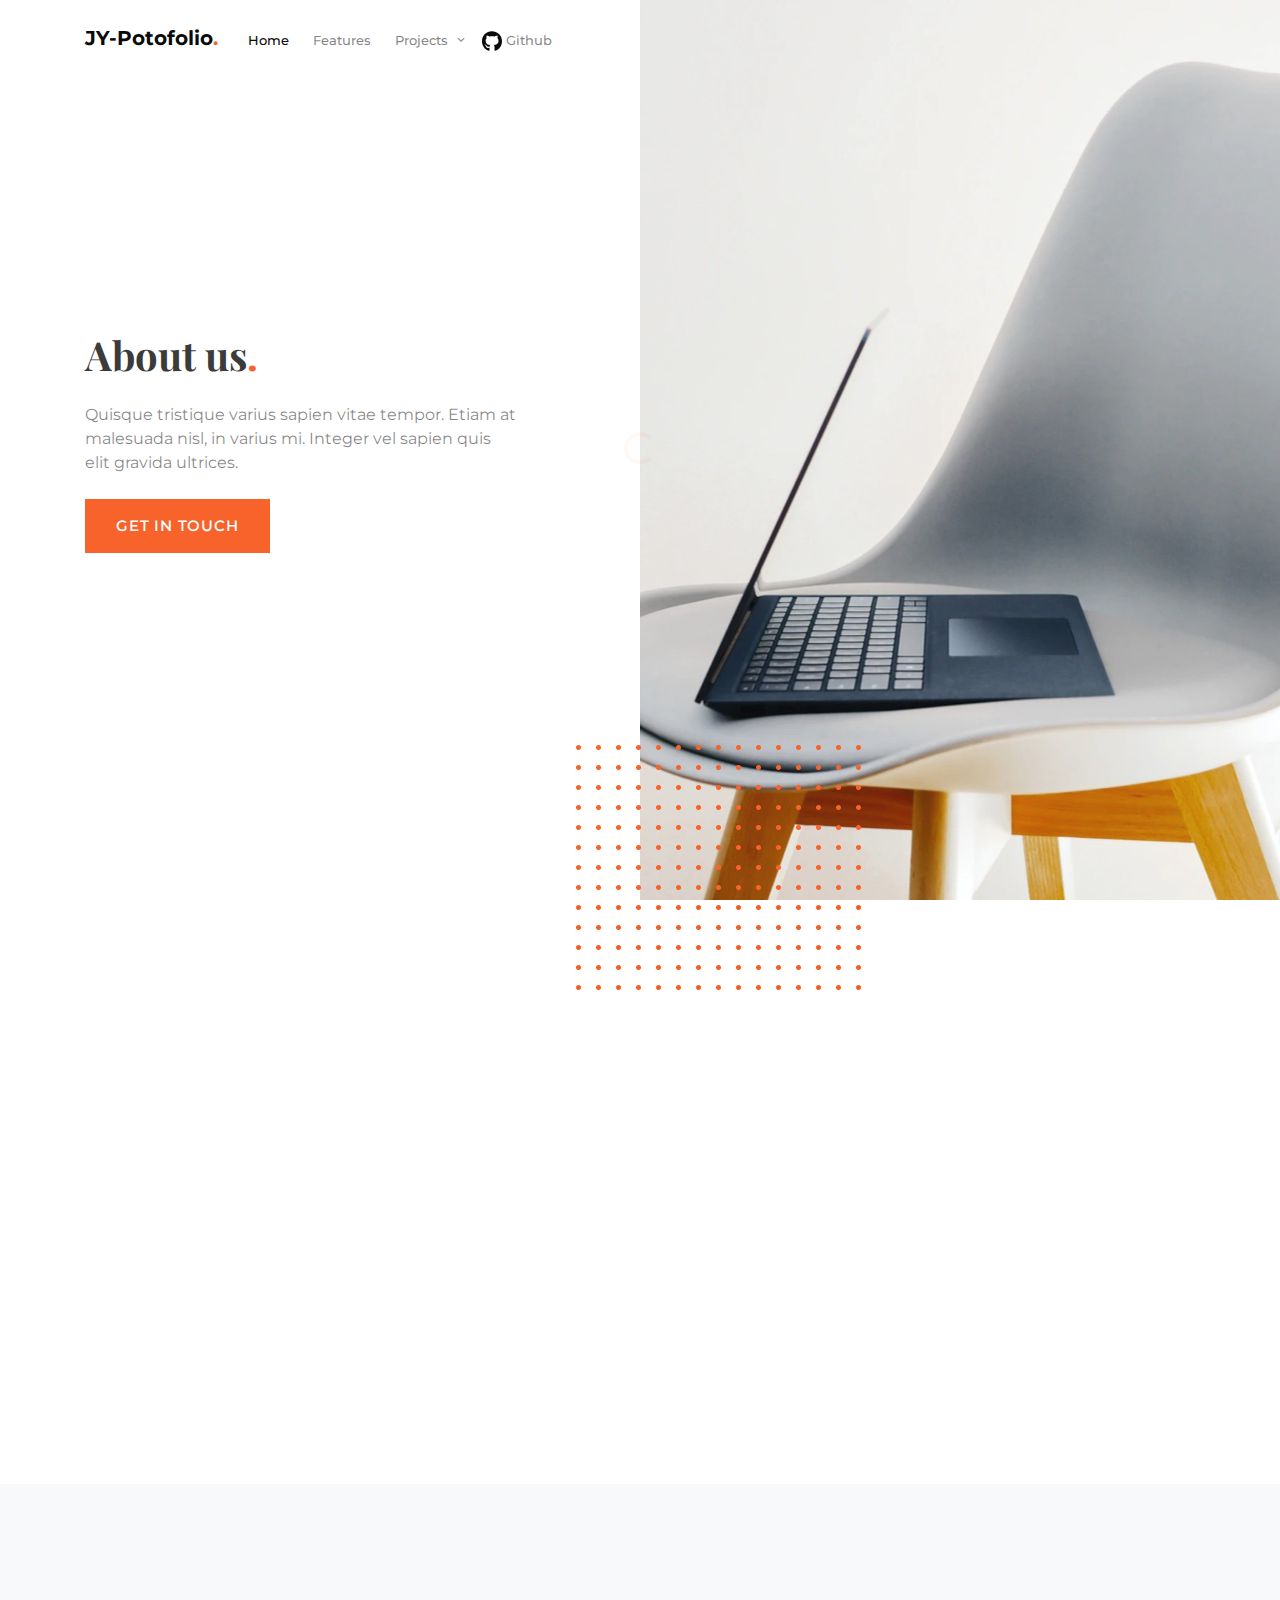
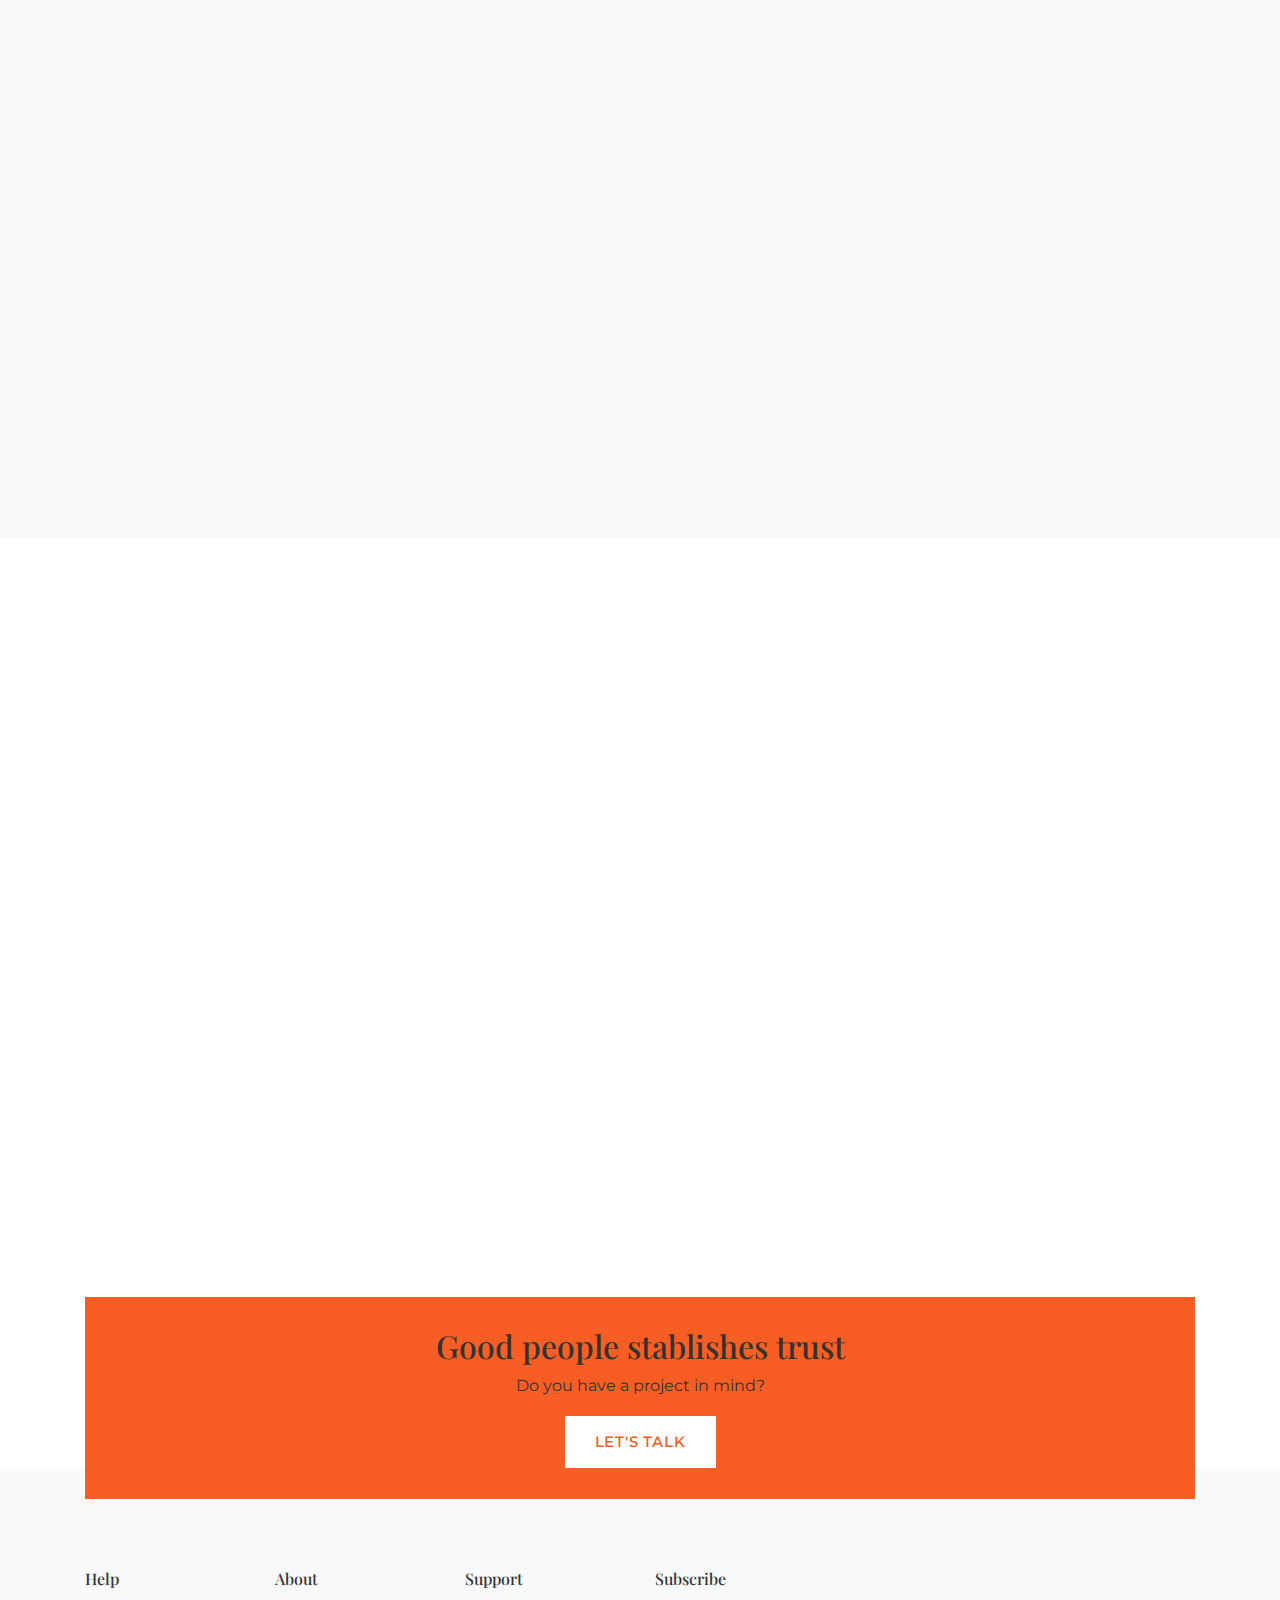
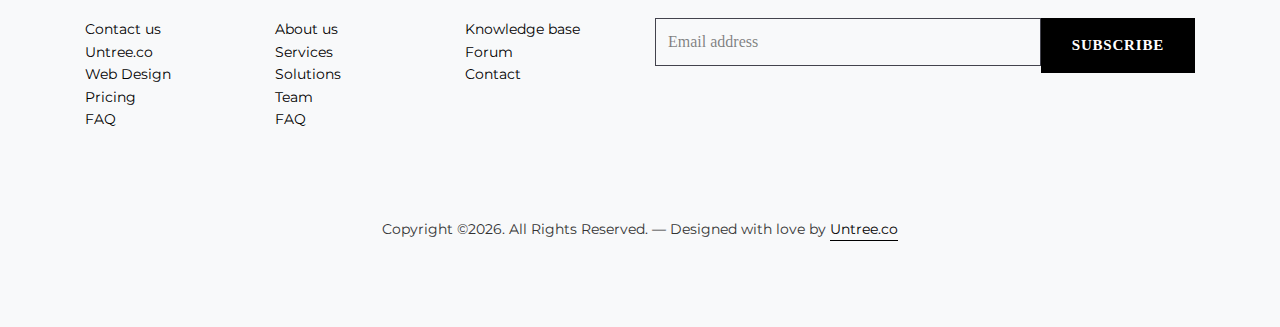
<file: about.html>
<!-- /*
* Template Name: Scout
* Template Author: Untree.co
* Tempalte URI: https://untree.co/
* License: https://creativecommons.org/licenses/by/3.0/
*/ -->
<!doctype html>
<html lang="en">
<head>
  <meta charset="utf-8">
  <meta name="viewport" content="width=device-width, initial-scale=1, shrink-to-fit=no">
  <meta name="author" content="Untree.co">
  <link rel="shortcut icon" href="favicon.png">

  <meta name="description" content="" />
  <meta name="keywords" content="bootstrap, bootstrap4" />


  <link href="https://fonts.googleapis.com/css2?family=Playfair+Display:wght@400;700;900&family=Montserrat:wght@400;500;600;700&display=swap" rel="stylesheet">


  <link rel="stylesheet" href="css/bootstrap.min.css">
  <link rel="stylesheet" href="css/animate.min.css">
  <link rel="stylesheet" href="css/owl.carousel.min.css">
  <link rel="stylesheet" href="css/owl.theme.default.min.css">
  <link rel="stylesheet" href="css/jquery.fancybox.min.css">
  <link rel="stylesheet" href="fonts/icomoon/style.css">
  <link rel="stylesheet" href="fonts/flaticon/font/flaticon.css">
  <link rel="stylesheet" href="css/aos.css">
  <link rel="stylesheet" href="css/style.css">

  <title>Scout Free Bootstrap Template by Untree.co</title>
</head>

<body>
  <div class="site-mobile-menu">
    <div class="site-mobile-menu-header">
      <div class="site-mobile-menu-close">
        <span class="icofont-close js-menu-toggle"></span>
      </div>
    </div>
    <div class="site-mobile-menu-body"></div>
  </div>

  <nav class="site-nav mb-5">
    <div class="sticky-nav js-sticky-header">

      <div class="container position-relative">
        <div class="site-navigation text-left dark">
          <a href="index.html" class="logo menu-absolute m-0">JY-Potofolio<span class="text-primary">.</span></a>

          <ul class="js-clone-nav pl-0 d-none d-lg-inline-block site-menu ml-md-3">
            <li class="active"><a href="index.html">Home</a></li>
            <li><a href="features.html">Features</a></li>
            <!-- <li><a href="pricing.html">Pricing</a></li> -->
            <li class="has-children">
              <a href="#">Projects</a>
              <ul class="dropdown">
                <li><a href="project1.html">친환경/녹색금융</a></li>
                <li><a href="project2.html">대기오염 캠페인</a></li>
                <li><a href="project3.html">주가예측/가상투자</a></li>
              </ul>
            </li>
            <li><a href="https://github.com/njy622">
              <svg width="20" hieght="20" xmlns="http://www.w3.org/2000/svg" viewBox="0 0 496 512">
                <path d="M165.9 397.4c0 2-2.3 3.6-5.2 3.6-3.3 .3-5.6-1.3-5.6-3.6 0-2 2.3-3.6 5.2-3.6 3-.3 5.6 1.3 5.6 3.6zm-31.1-4.5c-.7 2 1.3 4.3 4.3 4.9 2.6 1 5.6 0 6.2-2s-1.3-4.3-4.3-5.2c-2.6-.7-5.5 .3-6.2 2.3zm44.2-1.7c-2.9 .7-4.9 2.6-4.6 4.9 .3 2 2.9 3.3 5.9 2.6 2.9-.7 4.9-2.6 4.6-4.6-.3-1.9-3-3.2-5.9-2.9zM244.8 8C106.1 8 0 113.3 0 252c0 110.9 69.8 205.8 169.5 239.2 12.8 2.3 17.3-5.6 17.3-12.1 0-6.2-.3-40.4-.3-61.4 0 0-70 15-84.7-29.8 0 0-11.4-29.1-27.8-36.6 0 0-22.9-15.7 1.6-15.4 0 0 24.9 2 38.6 25.8 21.9 38.6 58.6 27.5 72.9 20.9 2.3-16 8.8-27.1 16-33.7-55.9-6.2-112.3-14.3-112.3-110.5 0-27.5 7.6-41.3 23.6-58.9-2.6-6.5-11.1-33.3 2.6-67.9 20.9-6.5 69 27 69 27 20-5.6 41.5-8.5 62.8-8.5s42.8 2.9 62.8 8.5c0 0 48.1-33.6 69-27 13.7 34.7 5.2 61.4 2.6 67.9 16 17.7 25.8 31.5 25.8 58.9 0 96.5-58.9 104.2-114.8 110.5 9.2 7.9 17 22.9 17 46.4 0 33.7-.3 75.4-.3 83.6 0 6.5 4.6 14.4 17.3 12.1C428.2 457.8 496 362.9 496 252 496 113.3 383.5 8 244.8 8zM97.2 352.9c-1.3 1-1 3.3 .7 5.2 1.6 1.6 3.9 2.3 5.2 1 1.3-1 1-3.3-.7-5.2-1.6-1.6-3.9-2.3-5.2-1zm-10.8-8.1c-.7 1.3 .3 2.9 2.3 3.9 1.6 1 3.6 .7 4.3-.7 .7-1.3-.3-2.9-2.3-3.9-2-.6-3.6-.3-4.3 .7zm32.4 35.6c-1.6 1.3-1 4.3 1.3 6.2 2.3 2.3 5.2 2.6 6.5 1 1.3-1.3 .7-4.3-1.3-6.2-2.2-2.3-5.2-2.6-6.5-1zm-11.4-14.7c-1.6 1-1.6 3.6 0 5.9 1.6 2.3 4.3 3.3 5.6 2.3 1.6-1.3 1.6-3.9 0-6.2-1.4-2.3-4-3.3-5.6-2z"/>
              </svg>
              Github</a></li>
          </ul>
          <a href="#" class="burger ml-auto float-right site-menu-toggle js-menu-toggle d-inline-block d-lg-none" data-toggle="collapse" data-target="#main-navbar">
            <span></span>
          </a>
        </div>
      </div>
    </div>
  </nav>
  
  
  <div class="hero d-block d-lg-flex align-items-center">

    <div class="image-hero order-1 order-lg-2" style="background-image: url('images/gal_2.jpg');" data-aos="fade">

    </div>

    <div class="container">
      <div class="row">
        <div class="col-lg-6">
          <div class="text-left text">
            <div class="intro mx-auto">
              <h1 class="text-left mb-4" data-aos="fade-up">About us<span class="text-primary">.</span></h1>
              <p class="lead-2 mb-4" data-aos="fade-up">Quisque tristique varius sapien vitae tempor. Etiam at malesuada nisl, in varius mi. Integer vel sapien quis elit gravida ultrices.</p>
              <p><a href="#" class="btn btn-primary">Get in touch</a></p>
            </div>
          </div>

        </div>
      </div>
    </div>
    
  </div>

  
  
  <div class="untree_co-section">
    <div class="container">
      <div class="row justify-content-between">
        <div class="col-lg-5 mb-5">
          <h2 class="line-bottom mb-4" data-aos="fade-up" data-aos-delay="0">The Company</h2>
          <p data-aos="fade-up" data-aos-delay="100">Far far away, behind the word mountains, far from the countries Vokalia and Consonantia, there live the blind texts. Separated they live in Bookmarksgrove right at the coast of the Semantics, a large language ocean.</p>
          <ul class="list-unstyled ul-check mb-5 primary" data-aos="fade-up" data-aos-delay="200">
            <li>Separated they live</li>
            <li>Bookmarksgrove right at the coast</li>
            <li>large language ocean</li>
          </ul>



          <p data-aos="fade-up" data-aos-delay="200">
            <a href="elements.html" class="btn btn-primary">See Elements</a>
            <a href="#" class="btn btn-outline-black">Learn More</a>
          </p>
        </div>
        <div class="col-lg-6" data-aos="fade-up" data-aos-delay="400">
          <div class="bg-1"></div>
          <a href="https://www.youtube.com/watch?v=mwtbEGNABWU&t=9s" data-fancybox class="video-wrap">
            <span class="play-wrap"><span class="icon-play"></span></span>
            <img src="images/office_5.jpg" alt="Image" class="img-fluid rounded">
          </a>
        </div>
      </div>
    </div>
  </div> <!-- /.untree_co-section -->



  <div class="untree_co-section accordion--wrap bg-light">
    <div class="container">
      <div class="row justify-content-center">

        <div class="col-lg-7 heading text-center" data-aos="fade-up" data-aos-delay="0">
          <span class="subtitle">Why us?</span>
          <h2 class="mb-5">Far far away, behind the word mountains, far from the countries .</h2>


        </div>
      </div>
      <div class="row">
        <div class="col-lg-6 mr-auto order-lg-2"  data-aos="fade-up" data-aos-delay="100">
          <div class="custom-accordion" id="accordion_1">
            <div class="accordion-item">
              <h2 class="mb-0">
                <button class="btn btn-link" type="button" data-toggle="collapse" data-target="#collapseOne" aria-expanded="true" aria-controls="collapseOne">How to download and register?</button>
              </h2>

              <div id="collapseOne" class="collapse show" aria-labelledby="headingOne" data-parent="#accordion_1">
                <div class="accordion-body">
                  Far far away, behind the word mountains, far from the countries Vokalia and Consonantia, there live the blind texts. Separated they live in Bookmarksgrove right at the coast of the Semantics, a large language ocean.
                </div>
              </div>
            </div> <!-- .accordion-item -->

            <div class="accordion-item">
              <h2 class="mb-0">
                <button class="btn btn-link collapsed" type="button" data-toggle="collapse" data-target="#collapseTwo" aria-expanded="false" aria-controls="collapseTwo">How to create your paypal account?</button>
              </h2>
              <div id="collapseTwo" class="collapse" aria-labelledby="headingTwo" data-parent="#accordion_1">
                <div class="accordion-body">
                  A small river named Duden flows by their place and supplies it with the necessary regelialia. It is a paradisematic country, in which roasted parts of sentences fly into your mouth.
                </div>
              </div>
            </div> <!-- .accordion-item -->
            <div class="accordion-item">
              <h2 class="mb-0">
                <button class="btn btn-link collapsed" type="button" data-toggle="collapse" data-target="#collapseThree" aria-expanded="false" aria-controls="collapseThree">How to link your paypal and bank account?</button>
              </h2>

              <div id="collapseThree" class="collapse" aria-labelledby="headingThree" data-parent="#accordion_1">
                <div class="accordion-body">
                  When she reached the first hills of the Italic Mountains, she had a last view back on the skyline of her hometown Bookmarksgrove, the headline of Alphabet Village and the subline of her own road, the Line Lane. Pityful a rethoric question ran over her cheek, then she continued her way.
                </div>
              </div>

            </div> <!-- .accordion-item -->

            <div class="accordion-item">
              <h2 class="mb-0">
                <button class="btn btn-link collapsed" type="button" data-toggle="collapse" data-target="#collapseFour" aria-expanded="false" aria-controls="collapseFour">How to subscribe to your newsletter?</button>
              </h2>

              <div id="collapseFour" class="collapse" aria-labelledby="headingFour" data-parent="#accordion_1">
                <div class="accordion-body">
                  When she reached the first hills of the Italic Mountains, she had a last view back on the skyline of her hometown Bookmarksgrove, the headline of Alphabet Village and the subline of her own road, the Line Lane. Pityful a rethoric question ran over her cheek, then she continued her way.
                </div>
              </div>

            </div> <!-- .accordion-item -->

          </div>
        </div>
        <div class="col-lg-6" data-aos="fade-up" data-aos-delay="200">

          <div class="owl-single owl-carousel no-nav">
            <img src="images/grid-4-min.jpg" alt="Image" class="img-fluid">
            <img src="images/grid-1-min.jpg" alt="Image" class="img-fluid">
            <img src="images/grid-4-min.jpg" alt="Image" class="img-fluid">
            <img src="images/grid-1-min.jpg" alt="Image" class="img-fluid">

          </div>

        </div>
      </div>
    </div>
  </div>

  <div class="untree_co-section">
    <div class="container">
      <div class="row justify-content-center mb-5">
        <div class="col-lg-7 text-center" data-aos="fade-up" data-aos-delay="0">
          <h2 class="line-bottom text-center mb-4">Our Team</h2>
          <p>Far far away, behind the word mountains, far from the countries Vokalia and Consonantia, there live the blind texts.</p>
        </div>
      </div>
      <div class="row">
        <div class="col-12 col-sm-6 col-md-6 mb-4 mb-lg-0 col-lg-4" data-aos="fade-up" data-aos-delay="0">
          <div class="team text-center">
            <div class="mb-4"><img src="images/person_1.jpg" alt="Image" class="img-fluid"></div>
            <div class="team-body">
              <h3 class="staff-name">Mina Collins</h3>
              <span class="d-block position mb-4">Teacher in Math</span>
              <p class="mb-4">Far far away, behind the word mountains, far from the countries Vokalia and Consonantia, there live the blind texts.</p>
              <div class="social">
                <a href="#" class="mx-2"><span class="icon-facebook"></span></a>
                <a href="#" class="mx-2"><span class="icon-twitter"></span></a>
                <a href="#" class="mx-2"><span class="icon-linkedin"></span></a>
              </div>
            </div>
          </div>
        </div>
        <div class="col-12 col-sm-6 col-md-6 mb-4 mb-lg-0 col-lg-4" data-aos="fade-up" data-aos-delay="100">
          <div class="team text-center">
            <div class="mb-4"><img src="images/person_2.jpg" alt="Image" class="img-fluid"></div>
            <div class="person-body">
              <h3 class="staff-name">Anderson Matthew</h3>
              <span class="d-block position mb-4">Teacher in Music</span>
              <p class="mb-4">Far far away, behind the word mountains, far from the countries Vokalia and Consonantia, there live the blind texts.</p>
              <div class="social">
                <a href="#" class="mx-2"><span class="icon-facebook"></span></a>
                <a href="#" class="mx-2"><span class="icon-twitter"></span></a>
                <a href="#" class="mx-2"><span class="icon-linkedin"></span></a>
              </div>
            </div>
          </div>
        </div>
        <div class="col-12 col-sm-6 col-md-6 mb-4 mb-lg-0 col-lg-4" data-aos="fade-up" data-aos-delay="200">
          <div class="team text-center">
            <div class="mb-4"><img src="images/person_3.jpg" alt="Image" class="img-fluid"></div>
            <div class="team-body">
              <h3 class="staff-name">Cynthia Misso</h3>
              <span class="d-block position mb-4">Teacher English</span>
              <p class="mb-4">Far far away, behind the word mountains, far from the countries Vokalia and Consonantia, there live the blind texts.</p>
              <div class="social">
                <a href="#" class="mx-2"><span class="icon-facebook"></span></a>
                <a href="#" class="mx-2"><span class="icon-twitter"></span></a>
                <a href="#" class="mx-2"><span class="icon-linkedin"></span></a>
              </div>
            </div>
          </div>
        </div>
      </div>
    </div>
  </div> <!-- /.untree_co-section -->


  <div class="cta-wrapper">
    <div class="container">
      <div class="row">
        <div class="col-lg-12">
          <div class="cta text-center">
            <h2>Good people stablishes trust</h2>
            <p>Do you have a project in mind?</p>
            <p class="mb-0"><a href="#" class="btn btn-primary btn-white">Let's talk</a></p>
          </div>
        </div>
      </div>
    </div>
  </div>

  <div class="site-footer bg-light">
    <div class="container">
      <div class="row">
        <div class="col-lg-2">
          <div class="widget">
            <h3>Help</h3> 
            <ul class="list-unstyled">
              <li><a href="#">Contact us</a></li>
              <li><a href="#">Untree.co</a></li>
              <li><a href="#">Web Design</a></li>
              <li><a href="#">Pricing</a></li>
              <li><a href="#">FAQ</a></li>   
            </ul>
          </div>
        </div>
        <div class="col-lg-2">
          <div class="widget">
            <h3>About</h3>
            <ul class="list-unstyled">
              <li><a href="#">About us</a></li>
              <li><a href="#">Services</a></li>
              <li><a href="#">Solutions</a></li>
              <li><a href="#">Team</a></li>
              <li><a href="#">FAQ</a></li>   
            </ul>
          </div>
        </div>
        <div class="col-lg-2">
          <div class="widget">
            <h3>Support</h3>
            <ul class="list-unstyled">
              <li><a href="#">Knowledge base</a></li>
              <li><a href="#">Forum</a></li>
              <li><a href="#">Contact</a></li>
            </ul>
          </div>
        </div>
        <div class="col-lg-6">
          <div class="widget">
            <h3>Subscribe</h3>
            <form action="#" class="subscribe">
              <div class="d-flex">
                <input type="email" class="form-control" placeholder="Email address">
                <input type="submit" class="btn btn-black" value="Subscribe">
              </div>
            </form>
          </div>
        </div>
      </div>


      <div class="row mt-5">
        <div class="col-12 text-center copyright">
          <p>Copyright &copy;<script>document.write(new Date().getFullYear());</script>. All Rights Reserved. &mdash; Designed with love by <a href="https://untree.co">Untree.co</a> <!-- License information: https://untree.co/license/ -->
          </p>

        </div>
      </div>
    </div> <!-- /.container -->
  </div> <!-- /.site-footer -->

  <div id="overlayer"></div>
  <div class="loader">
    <div class="spinner-border" role="status">
      <span class="sr-only">Loading...</span>
    </div>
  </div>

  <script src="js/jquery-3.4.1.min.js"></script>
  <script src="js/popper.min.js"></script>
  <script src="js/bootstrap.min.js"></script>
  <script src="js/owl.carousel.min.js"></script>
  <script src="js/jquery.animateNumber.min.js"></script>
  <script src="js/jquery.waypoints.min.js"></script>
  <script src="js/jquery.fancybox.min.js"></script>
  <script src="js/jquery.sticky.js"></script>
  <script src="js/aos.js"></script>
  <script src="js/custom.js"></script>
  
</body>

</html>
</file>
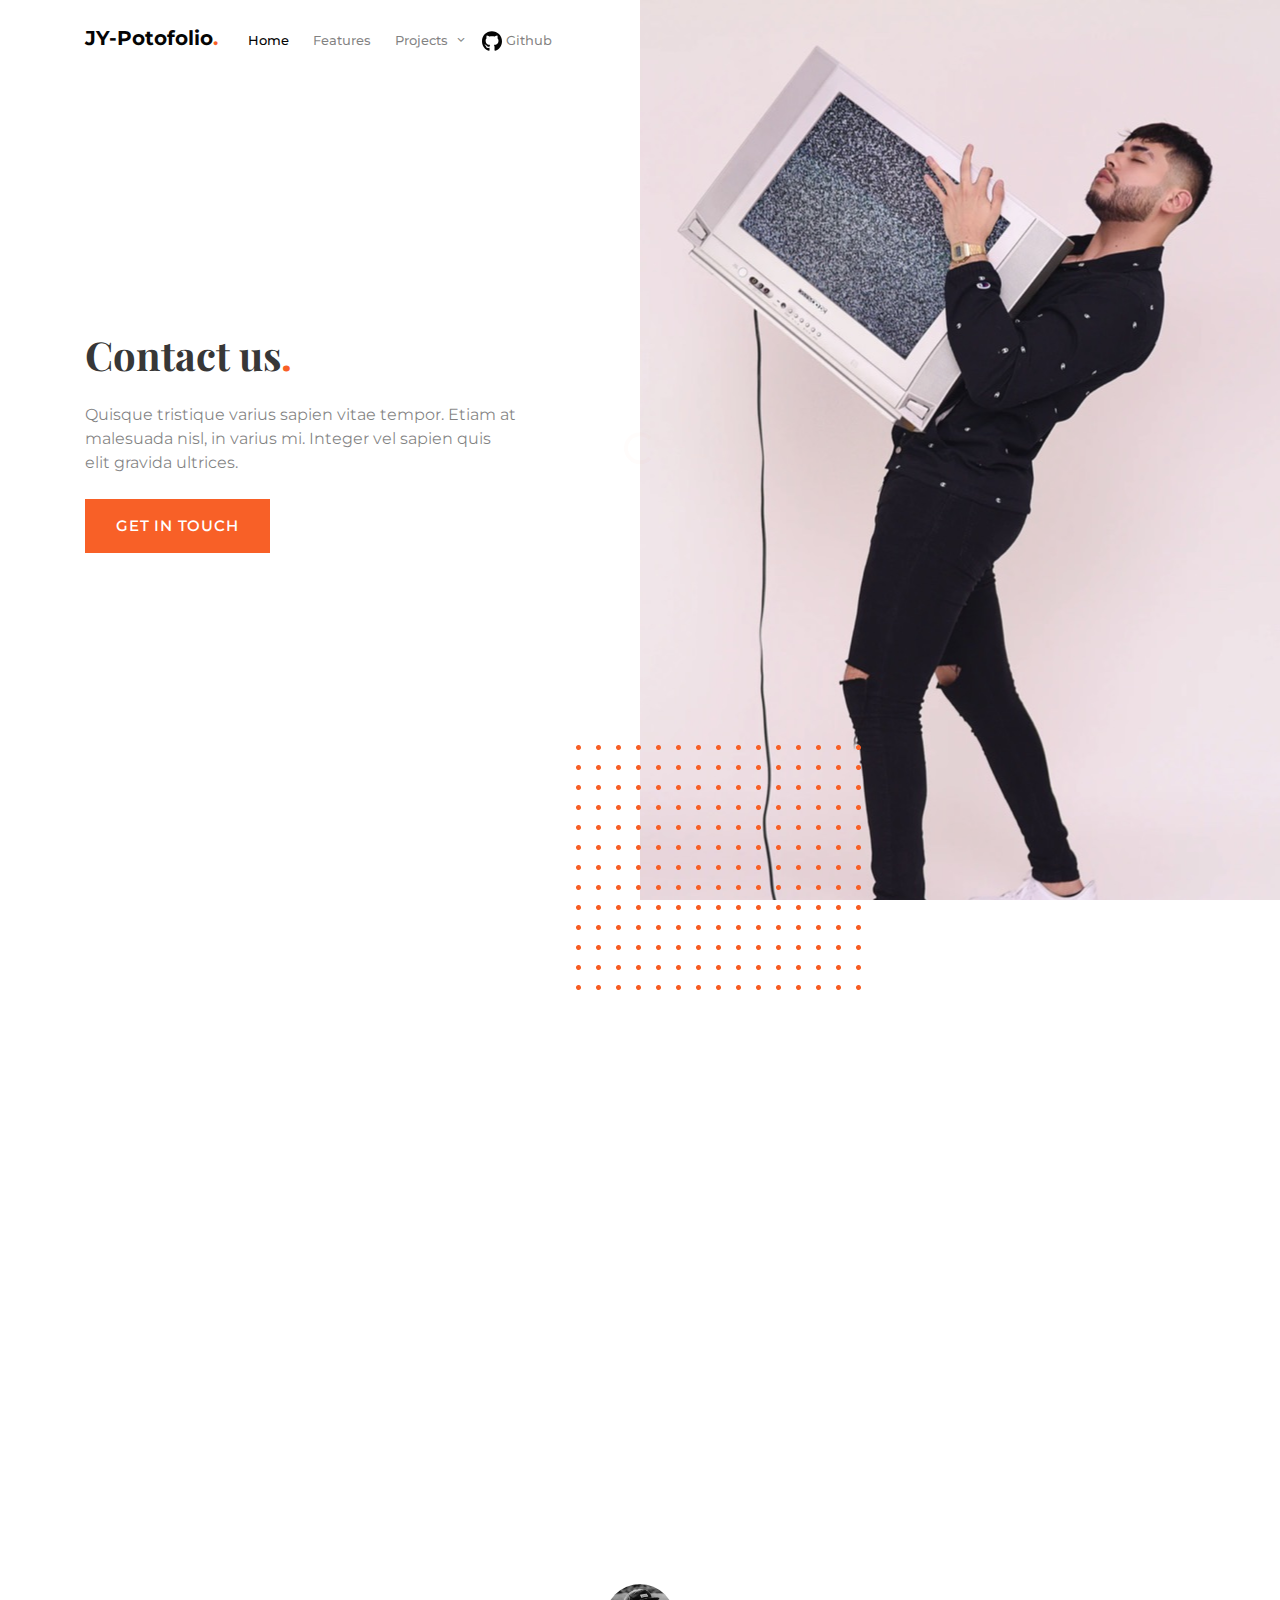
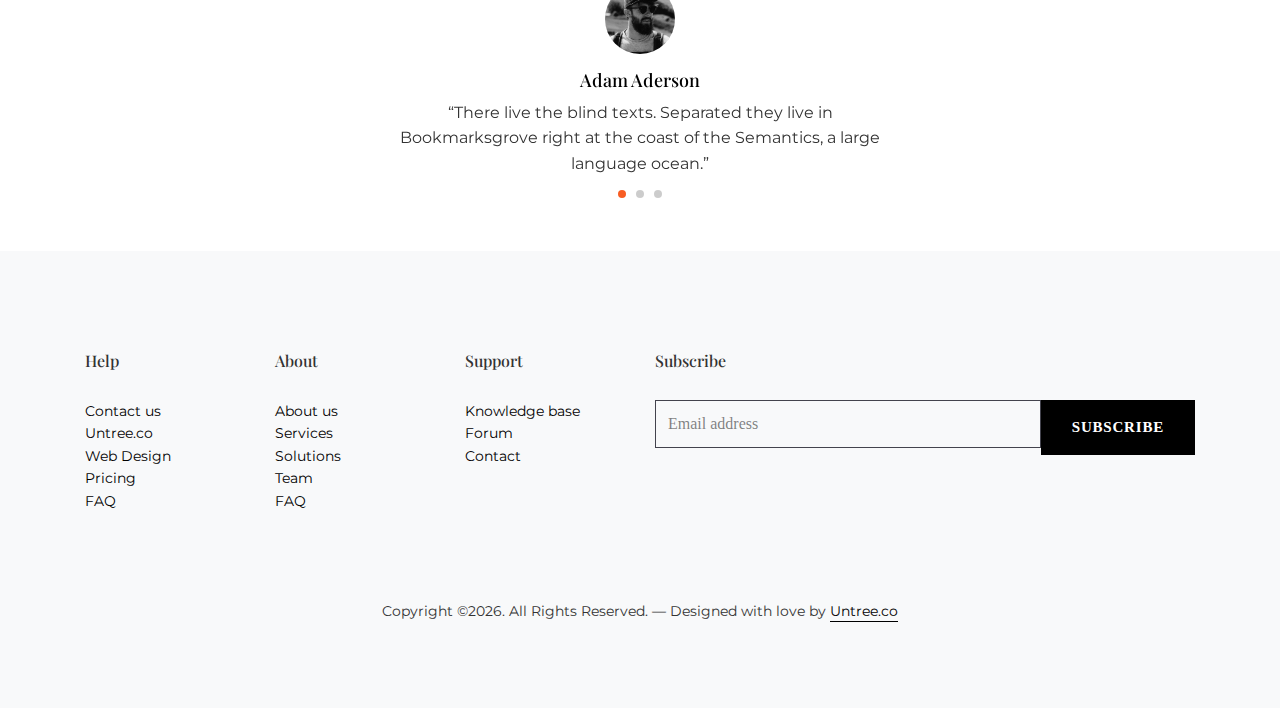
<file: contact.html>
<!-- /*
* Template Name: Scout
* Template Author: Untree.co
* Tempalte URI: https://untree.co/
* License: https://creativecommons.org/licenses/by/3.0/
*/ -->
<!doctype html>
<html lang="en">
<head>
  <meta charset="utf-8">
  <meta name="viewport" content="width=device-width, initial-scale=1, shrink-to-fit=no">
  <meta name="author" content="Untree.co">
  <link rel="shortcut icon" href="favicon.png">

  <meta name="description" content="" />
  <meta name="keywords" content="bootstrap, bootstrap4" />


  <link href="https://fonts.googleapis.com/css2?family=Playfair+Display:wght@400;700;900&family=Montserrat:wght@400;500;600;700&display=swap" rel="stylesheet">


  <link rel="stylesheet" href="css/bootstrap.min.css">
  <link rel="stylesheet" href="css/animate.min.css">
  <link rel="stylesheet" href="css/owl.carousel.min.css">
  <link rel="stylesheet" href="css/owl.theme.default.min.css">
  <link rel="stylesheet" href="css/jquery.fancybox.min.css">
  <link rel="stylesheet" href="fonts/icomoon/style.css">
  <link rel="stylesheet" href="fonts/flaticon/font/flaticon.css">
  <link rel="stylesheet" href="css/aos.css">
  <link rel="stylesheet" href="css/style.css">

  <title>Scout Free Bootstrap Template by Untree.co</title>
</head>

<body>
  <div class="site-mobile-menu">
    <div class="site-mobile-menu-header">
      <div class="site-mobile-menu-close">
        <span class="icofont-close js-menu-toggle"></span>
      </div>
    </div>
    <div class="site-mobile-menu-body"></div>
  </div>

  <nav class="site-nav mb-5">
    <div class="sticky-nav js-sticky-header">

      <div class="container position-relative">
        <div class="site-navigation text-left dark">
          <a href="index.html" class="logo menu-absolute m-0">JY-Potofolio<span class="text-primary">.</span></a>

          <ul class="js-clone-nav pl-0 d-none d-lg-inline-block site-menu ml-md-3">
            <li class="active"><a href="index.html">Home</a></li>
            <li><a href="features.html">Features</a></li>
            <!-- <li><a href="pricing.html">Pricing</a></li> -->
            <li class="has-children">
              <a href="#">Projects</a>
              <ul class="dropdown">
                <li><a href="project1.html">친환경/녹색금융</a></li>
                <li><a href="project2.html">대기오염 캠페인</a></li>
                <li><a href="project3.html">주가예측/가상투자</a></li>
              </ul>
            </li>
            <li><a href="https://github.com/njy622">
              <svg width="20" hieght="20" xmlns="http://www.w3.org/2000/svg" viewBox="0 0 496 512">
                <path d="M165.9 397.4c0 2-2.3 3.6-5.2 3.6-3.3 .3-5.6-1.3-5.6-3.6 0-2 2.3-3.6 5.2-3.6 3-.3 5.6 1.3 5.6 3.6zm-31.1-4.5c-.7 2 1.3 4.3 4.3 4.9 2.6 1 5.6 0 6.2-2s-1.3-4.3-4.3-5.2c-2.6-.7-5.5 .3-6.2 2.3zm44.2-1.7c-2.9 .7-4.9 2.6-4.6 4.9 .3 2 2.9 3.3 5.9 2.6 2.9-.7 4.9-2.6 4.6-4.6-.3-1.9-3-3.2-5.9-2.9zM244.8 8C106.1 8 0 113.3 0 252c0 110.9 69.8 205.8 169.5 239.2 12.8 2.3 17.3-5.6 17.3-12.1 0-6.2-.3-40.4-.3-61.4 0 0-70 15-84.7-29.8 0 0-11.4-29.1-27.8-36.6 0 0-22.9-15.7 1.6-15.4 0 0 24.9 2 38.6 25.8 21.9 38.6 58.6 27.5 72.9 20.9 2.3-16 8.8-27.1 16-33.7-55.9-6.2-112.3-14.3-112.3-110.5 0-27.5 7.6-41.3 23.6-58.9-2.6-6.5-11.1-33.3 2.6-67.9 20.9-6.5 69 27 69 27 20-5.6 41.5-8.5 62.8-8.5s42.8 2.9 62.8 8.5c0 0 48.1-33.6 69-27 13.7 34.7 5.2 61.4 2.6 67.9 16 17.7 25.8 31.5 25.8 58.9 0 96.5-58.9 104.2-114.8 110.5 9.2 7.9 17 22.9 17 46.4 0 33.7-.3 75.4-.3 83.6 0 6.5 4.6 14.4 17.3 12.1C428.2 457.8 496 362.9 496 252 496 113.3 383.5 8 244.8 8zM97.2 352.9c-1.3 1-1 3.3 .7 5.2 1.6 1.6 3.9 2.3 5.2 1 1.3-1 1-3.3-.7-5.2-1.6-1.6-3.9-2.3-5.2-1zm-10.8-8.1c-.7 1.3 .3 2.9 2.3 3.9 1.6 1 3.6 .7 4.3-.7 .7-1.3-.3-2.9-2.3-3.9-2-.6-3.6-.3-4.3 .7zm32.4 35.6c-1.6 1.3-1 4.3 1.3 6.2 2.3 2.3 5.2 2.6 6.5 1 1.3-1.3 .7-4.3-1.3-6.2-2.2-2.3-5.2-2.6-6.5-1zm-11.4-14.7c-1.6 1-1.6 3.6 0 5.9 1.6 2.3 4.3 3.3 5.6 2.3 1.6-1.3 1.6-3.9 0-6.2-1.4-2.3-4-3.3-5.6-2z"/>
              </svg>
              Github</a></li>
          </ul>
          <a href="#" class="burger ml-auto float-right site-menu-toggle js-menu-toggle d-inline-block d-lg-none" data-toggle="collapse" data-target="#main-navbar">
            <span></span>
          </a>
        </div>
      </div>
    </div>
  </nav>
  
  
  <div class="hero d-block d-lg-flex align-items-center">

    <div class="image-hero order-1 order-lg-2" style="background-image: url('images/gal_1.jpg');" data-aos="fade">

    </div>

    <div class="container">
      <div class="row">
        <div class="col-lg-6">
          <div class="text-left text">
            <div class="intro mx-auto">
              <h1 class="text-left mb-4" data-aos="fade-up">Contact us<span class="text-primary">.</span></h1>
              <p class="lead-2 mb-4" data-aos="fade-up">Quisque tristique varius sapien vitae tempor. Etiam at malesuada nisl, in varius mi. Integer vel sapien quis elit gravida ultrices.</p>
              <p><a href="#" class="btn btn-primary">Get in touch</a></p>
            </div>
          </div>

        </div>
      </div>
    </div>
    
  </div>


  <div class="untree_co-section">
    <div class="container">

      <div class="row mb-5">
        <div class="col-lg-4 mb-5 order-2 mb-lg-0" data-aos="fade-up" data-aos-delay="100">
          <div class="contact-info">

            <div class="address mt-4">
              <i class="icon-room"></i>
              <h4 class="mb-2">Location:</h4>
              <p>43 Raymouth Rd. Baltemoer, London 3910</p>
            </div>

            <div class="open-hours mt-4">
              <i class="icon-clock-o"></i>
              <h4 class="mb-2">Open Hours:</h4>
              <p>
                Sunday-Friday:<br>
                11:00 AM - 2300 PM
              </p>
            </div>

            <div class="email mt-4">
              <i class="icon-envelope"></i>
              <h4 class="mb-2">Email:</h4>
              <p>info@untree.co</p>
            </div>

            <div class="phone mt-4">
              <i class="icon-phone"></i>
              <h4 class="mb-2">Call:</h4>
              <p>+1 1234 55488 55</p>
            </div>

          </div>
        </div>
        <div class="col-lg-7 mr-auto order-1" data-aos="fade-up" data-aos-delay="200">
          <form action="#">
            <div class="row">
              <div class="col-6 mb-3">
                <input type="text" class="form-control" placeholder="Your Name">
              </div>
              <div class="col-6 mb-3">
                <input type="email" class="form-control" placeholder="Your Email">
              </div>
              <div class="col-12 mb-3">
                <input type="text" class="form-control" placeholder="Subject">
              </div>
              <div class="col-12 mb-3">
                <textarea name="" id="" cols="30" rows="7" class="form-control" placeholder="Message"></textarea>
              </div>

              <div class="col-12">
                <input type="submit" value="Send Message" class="btn btn-primary">
              </div>
            </div>
          </form>
        </div>
      </div>

      
    </div>
  </div> <!-- /.untree_co-section -->


  <div class="untree_co-section pt-0">
    <div class="container">
      <div class="row justify-content-center">

        <div class="col-lg-7 heading text-center" data-aos="fade-up" data-aos-delay="0">
          <span class="subtitle">Testimonial</span>
          <h2 class="mb-5">Happy clients</h2>


        </div>
      </div>
      <div class="row justify-content-center">
        <div class="col-lg-6">
          <div class="owl-single owl-carousel no-nav">
            <div class="testimonial mx-auto">
              <figure class="img-wrap">
                <img src="images/person_2.jpg" alt="Image" class="img-fluid">
              </figure>
              <h3 class="name text-black">Adam Aderson</h3>
              <blockquote>
                <p>&ldquo;There live the blind texts. Separated they live in Bookmarksgrove right at the coast of the Semantics, a large language ocean.&rdquo;</p>
              </blockquote>
            </div>

            <div class="testimonial mx-auto">
              <figure class="img-wrap">
                <img src="images/person_3.jpg" alt="Image" class="img-fluid">
              </figure>
              <h3 class="name text-black">Lukas Devlin</h3>
              <blockquote>
                <p>&ldquo;There live the blind texts. Separated they live in Bookmarksgrove right at the coast of the Semantics, a large language ocean.&rdquo;</p>
              </blockquote>
            </div>

            <div class="testimonial mx-auto">
              <figure class="img-wrap">
                <img src="images/person_4.jpg" alt="Image" class="img-fluid">
              </figure>
              <h3 class="name text-black">Kayla Bryant</h3>
              <blockquote>
                <p>&ldquo;There live the blind texts. Separated they live in Bookmarksgrove right at the coast of the Semantics, a large language ocean.&rdquo;</p>
              </blockquote>
            </div>

          </div>
        </div>
      </div>
    </div>
  </div>



  <div class="site-footer bg-light">
    <div class="container">
      <div class="row">
        <div class="col-lg-2">
          <div class="widget">
            <h3>Help</h3> 
            <ul class="list-unstyled">
              <li><a href="#">Contact us</a></li>
              <li><a href="#">Untree.co</a></li>
              <li><a href="#">Web Design</a></li>
              <li><a href="#">Pricing</a></li>
              <li><a href="#">FAQ</a></li>   
            </ul>
          </div>
        </div>
        <div class="col-lg-2">
          <div class="widget">
            <h3>About</h3>
            <ul class="list-unstyled">
              <li><a href="#">About us</a></li>
              <li><a href="#">Services</a></li>
              <li><a href="#">Solutions</a></li>
              <li><a href="#">Team</a></li>
              <li><a href="#">FAQ</a></li>   
            </ul>
          </div>
        </div>
        <div class="col-lg-2">
          <div class="widget">
            <h3>Support</h3>
            <ul class="list-unstyled">
              <li><a href="#">Knowledge base</a></li>
              <li><a href="#">Forum</a></li>
              <li><a href="#">Contact</a></li>
            </ul>
          </div>
        </div>
        <div class="col-lg-6">
          <div class="widget">
            <h3>Subscribe</h3>
            <form action="#" class="subscribe">
              <div class="d-flex">
                <input type="email" class="form-control" placeholder="Email address">
                <input type="submit" class="btn btn-black" value="Subscribe">
              </div>
            </form>
          </div>
        </div>
      </div>


      <div class="row mt-5">
        <div class="col-12 text-center copyright">
          <p>Copyright &copy;<script>document.write(new Date().getFullYear());</script>. All Rights Reserved. &mdash; Designed with love by <a href="https://untree.co">Untree.co</a> <!-- License information: https://untree.co/license/ -->
          </p>

        </div>
      </div>
    </div> <!-- /.container -->
  </div> <!-- /.site-footer -->

  <div id="overlayer"></div>
  <div class="loader">
    <div class="spinner-border" role="status">
      <span class="sr-only">Loading...</span>
    </div>
  </div>

  <script src="js/jquery-3.4.1.min.js"></script>
  <script src="js/popper.min.js"></script>
  <script src="js/bootstrap.min.js"></script>
  <script src="js/owl.carousel.min.js"></script>
  <script src="js/jquery.animateNumber.min.js"></script>
  <script src="js/jquery.waypoints.min.js"></script>
  <script src="js/jquery.fancybox.min.js"></script>
  <script src="js/jquery.sticky.js"></script>
  <script src="js/aos.js"></script>
  <script src="js/custom.js"></script>
  
</body>

</html>
</file>
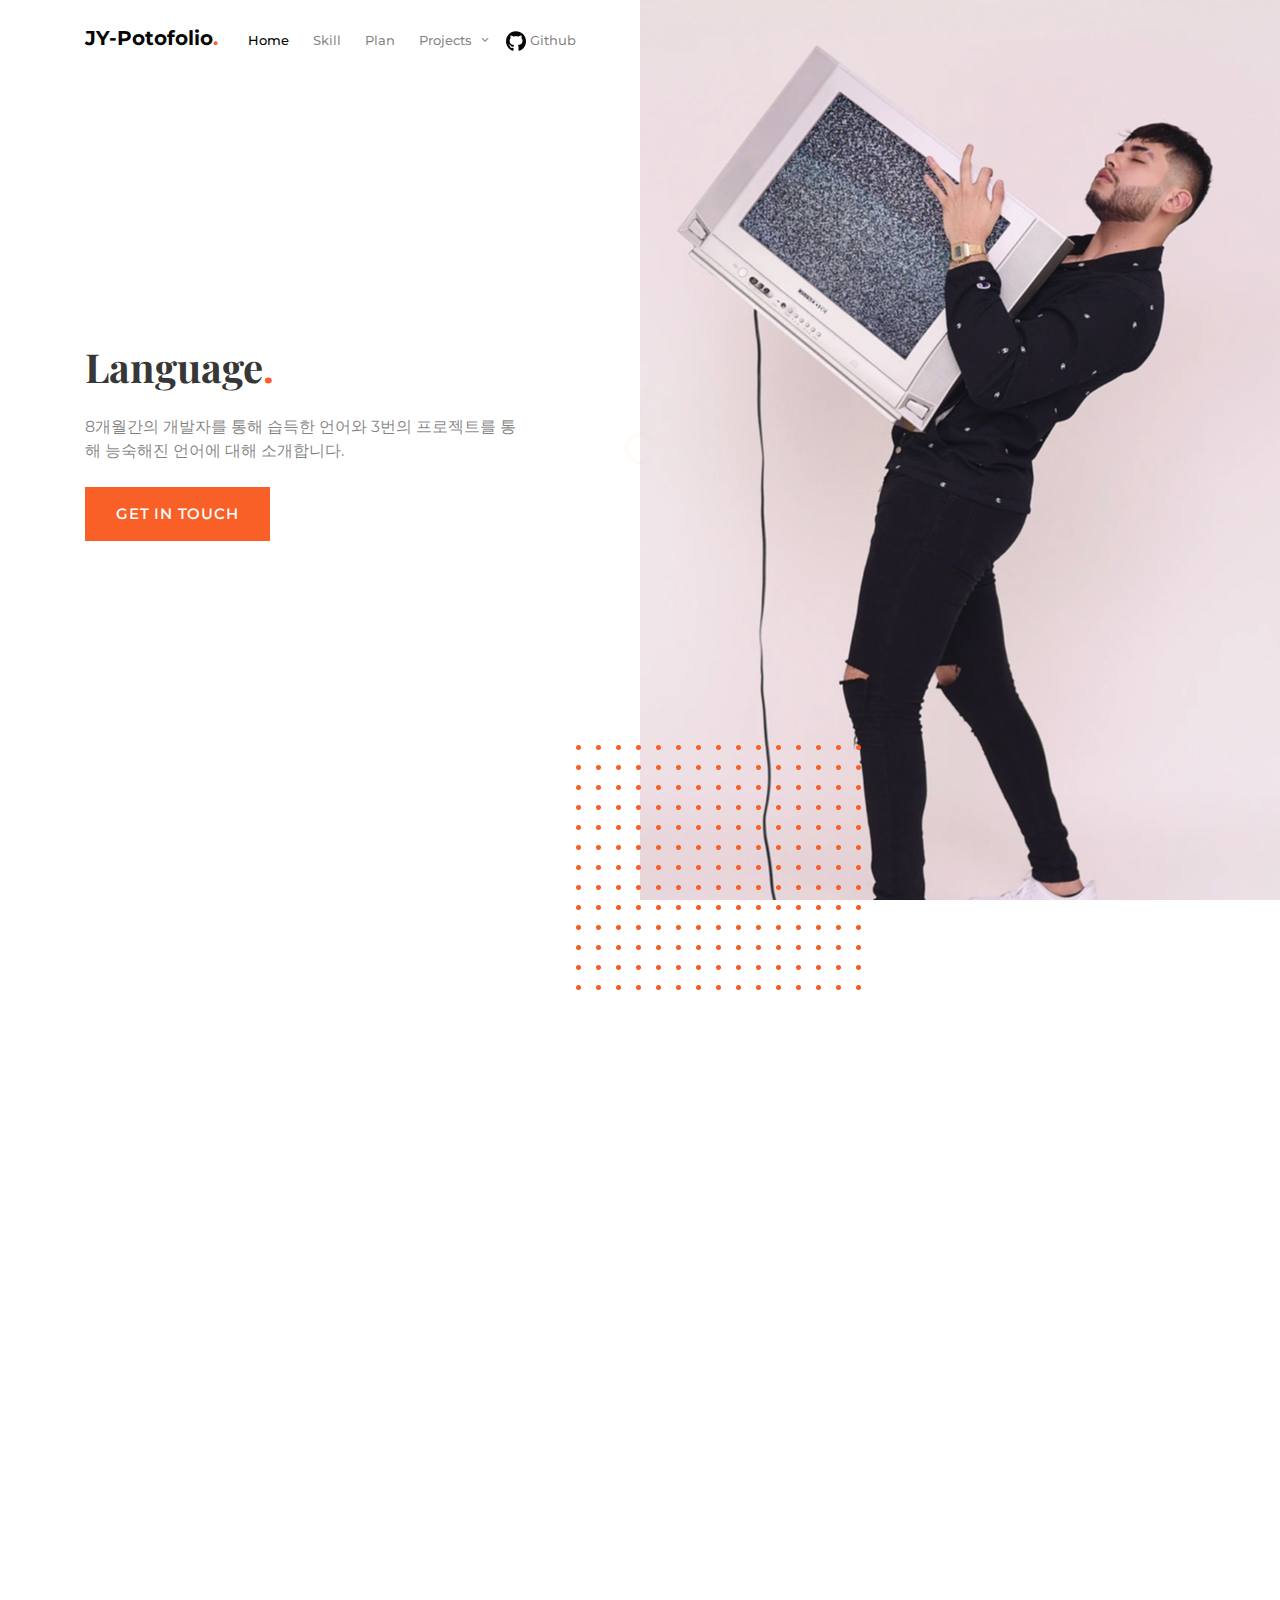
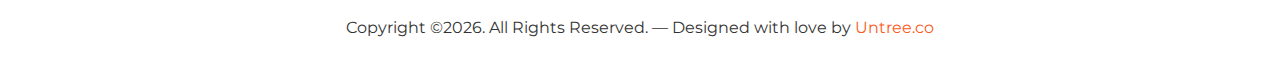
<file: elements.html>
<!-- /*
* Template Name: Scout
* Template Author: Untree.co
* Tempalte URI: https://untree.co/
* License: https://creativecommons.org/licenses/by/3.0/
*/ -->
<!doctype html>
<html lang="en">
<head>
  <meta charset="utf-8">
  <meta name="viewport" content="width=device-width, initial-scale=1, shrink-to-fit=no">
  <meta name="author" content="Untree.co">
  <link rel="shortcut icon" href="favicon.png">

  <meta name="description" content="" />
  <meta name="keywords" content="bootstrap, bootstrap4" />


  <link href="https://fonts.googleapis.com/css2?family=Playfair+Display:wght@400;700;900&family=Montserrat:wght@400;500;600;700&display=swap" rel="stylesheet">


  <link rel="stylesheet" href="css/bootstrap.min.css">
  <link rel="stylesheet" href="css/animate.min.css">
  <link rel="stylesheet" href="css/owl.carousel.min.css">
  <link rel="stylesheet" href="css/owl.theme.default.min.css">
  <link rel="stylesheet" href="css/jquery.fancybox.min.css">
  <link rel="stylesheet" href="fonts/icomoon/style.css">
  <link rel="stylesheet" href="fonts/flaticon/font/flaticon.css">
  <link rel="stylesheet" href="css/aos.css">
  <link rel="stylesheet" href="css/style.css">

  <title>Programing Language</title>
</head>

<body>

  <div class="site-mobile-menu">
    <div class="site-mobile-menu-header">
      <div class="site-mobile-menu-close">
        <span class="icofont-close js-menu-toggle"></span>
      </div>
    </div>
    <div class="site-mobile-menu-body"></div>
  </div>

  <nav class="site-nav mb-5">
    <div class="sticky-nav js-sticky-header">

      <div class="container position-relative">
        <div class="site-navigation text-left dark">
          <a href="index.html" class="logo menu-absolute m-0">JY-Potofolio<span class="text-primary">.</span></a>

          <ul class="js-clone-nav pl-0 d-none d-lg-inline-block site-menu ml-md-3">
            <li class="active"><a href="index.html">Home</a></li>
            <li><a href="language.html">Skill</a></li>
            <li><a href="Plan.html">Plan</a></li>
            <li class="has-children">
              <a href="#">Projects</a>
              <ul class="dropdown">
                <li><a href="project1.html">친환경/녹색금융</a></li>
                <li><a href="project2.html">대기오염 캠페인</a></li>
                <li><a href="project3.html">주가예측/가상투자</a></li>
              </ul>
            </li>
            <li><a href="https://github.com/njy622">
              <svg width="20" hieght="20" xmlns="http://www.w3.org/2000/svg" viewBox="0 0 496 512">
                <path d="M165.9 397.4c0 2-2.3 3.6-5.2 3.6-3.3 .3-5.6-1.3-5.6-3.6 0-2 2.3-3.6 5.2-3.6 3-.3 5.6 1.3 5.6 3.6zm-31.1-4.5c-.7 2 1.3 4.3 4.3 4.9 2.6 1 5.6 0 6.2-2s-1.3-4.3-4.3-5.2c-2.6-.7-5.5 .3-6.2 2.3zm44.2-1.7c-2.9 .7-4.9 2.6-4.6 4.9 .3 2 2.9 3.3 5.9 2.6 2.9-.7 4.9-2.6 4.6-4.6-.3-1.9-3-3.2-5.9-2.9zM244.8 8C106.1 8 0 113.3 0 252c0 110.9 69.8 205.8 169.5 239.2 12.8 2.3 17.3-5.6 17.3-12.1 0-6.2-.3-40.4-.3-61.4 0 0-70 15-84.7-29.8 0 0-11.4-29.1-27.8-36.6 0 0-22.9-15.7 1.6-15.4 0 0 24.9 2 38.6 25.8 21.9 38.6 58.6 27.5 72.9 20.9 2.3-16 8.8-27.1 16-33.7-55.9-6.2-112.3-14.3-112.3-110.5 0-27.5 7.6-41.3 23.6-58.9-2.6-6.5-11.1-33.3 2.6-67.9 20.9-6.5 69 27 69 27 20-5.6 41.5-8.5 62.8-8.5s42.8 2.9 62.8 8.5c0 0 48.1-33.6 69-27 13.7 34.7 5.2 61.4 2.6 67.9 16 17.7 25.8 31.5 25.8 58.9 0 96.5-58.9 104.2-114.8 110.5 9.2 7.9 17 22.9 17 46.4 0 33.7-.3 75.4-.3 83.6 0 6.5 4.6 14.4 17.3 12.1C428.2 457.8 496 362.9 496 252 496 113.3 383.5 8 244.8 8zM97.2 352.9c-1.3 1-1 3.3 .7 5.2 1.6 1.6 3.9 2.3 5.2 1 1.3-1 1-3.3-.7-5.2-1.6-1.6-3.9-2.3-5.2-1zm-10.8-8.1c-.7 1.3 .3 2.9 2.3 3.9 1.6 1 3.6 .7 4.3-.7 .7-1.3-.3-2.9-2.3-3.9-2-.6-3.6-.3-4.3 .7zm32.4 35.6c-1.6 1.3-1 4.3 1.3 6.2 2.3 2.3 5.2 2.6 6.5 1 1.3-1.3 .7-4.3-1.3-6.2-2.2-2.3-5.2-2.6-6.5-1zm-11.4-14.7c-1.6 1-1.6 3.6 0 5.9 1.6 2.3 4.3 3.3 5.6 2.3 1.6-1.3 1.6-3.9 0-6.2-1.4-2.3-4-3.3-5.6-2z"/>
              </svg>
              Github</a></li>
          </ul>
          <a href="#" class="burger ml-auto float-right site-menu-toggle js-menu-toggle d-inline-block d-lg-none" data-toggle="collapse" data-target="#main-navbar">
            <span></span>
          </a>
        </div>
      </div>
    </div>
  </nav>
  
  
  <div class="hero d-block d-lg-flex align-items-center">

    <div class="image-hero order-1 order-lg-2" style="background-image: url('images/gal_1.jpg');" data-aos="fade">

    </div>

    <div class="container">
      <div class="row">
        <div class="col-lg-6">
          <div class="text-left text">
            <div class="intro mx-auto">
              <h1 class="text-left mb-4" data-aos="fade-up">Language<span class="text-primary">.</span></h1>
              <p class="lead-2 mb-4" data-aos="fade-up">
                8개월간의 개발자를 통해 습득한 언어와 3번의 프로젝트를 통해 능숙해진 언어에 대해 소개합니다.
              </p>
              <p><a href="#" class="btn btn-primary">Get in touch</a></p>
            </div>
          </div>

        </div>
      </div>
    </div>
    
  </div>


  <div class="untree_co-section bg-v-half-wrap">
    <div class="container">


      <div class="row">
        <div class="col-lg-6">
          <div class="custom-block" data-aos="fade-up">
            <h2 class="section-title">Accordion</h2>
            <div class="custom-accordion" id="accordion_1">
              <div class="accordion-item">
                <h2 class="mb-0">
                  <button class="btn btn-link" type="button" data-toggle="collapse" data-target="#collapseOne" aria-expanded="true" aria-controls="collapseOne">How to download and register?</button>
                </h2>

                <div id="collapseOne" class="collapse show" aria-labelledby="headingOne" data-parent="#accordion_1">
                  <div class="accordion-body">
                    Far far away, behind the word mountains, far from the countries Vokalia and Consonantia, there live the blind texts. Separated they live in Bookmarksgrove right at the coast of the Semantics, a large language ocean.
                  </div>
                </div>
              </div> <!-- .accordion-item -->

              <div class="accordion-item">
                <h2 class="mb-0">
                  <button class="btn btn-link collapsed" type="button" data-toggle="collapse" data-target="#collapseTwo" aria-expanded="false" aria-controls="collapseTwo">How to create your paypal account?</button>
                </h2>
                <div id="collapseTwo" class="collapse" aria-labelledby="headingTwo" data-parent="#accordion_1">
                  <div class="accordion-body">
                    A small river named Duden flows by their place and supplies it with the necessary regelialia. It is a paradisematic country, in which roasted parts of sentences fly into your mouth.
                  </div>
                </div>
              </div> <!-- .accordion-item -->
              <div class="accordion-item">
                <h2 class="mb-0">
                  <button class="btn btn-link collapsed" type="button" data-toggle="collapse" data-target="#collapseThree" aria-expanded="false" aria-controls="collapseThree">How to link your paypal and bank account?</button>
                </h2>

                <div id="collapseThree" class="collapse" aria-labelledby="headingThree" data-parent="#accordion_1">
                  <div class="accordion-body">
                    When she reached the first hills of the Italic Mountains, she had a last view back on the skyline of her hometown Bookmarksgrove, the headline of Alphabet Village and the subline of her own road, the Line Lane. Pityful a rethoric question ran over her cheek, then she continued her way.
                  </div>
                </div>

              </div> <!-- .accordion-item -->

            </div>
          </div> <!-- END .custom-block -->
          <div class="custom-block" data-aos="fade-up">
            <h2 class="section-title">Gallery</h2>
            <div class="row gutter-v2 gallery">
              <div class="col-4">
                <a href="images/gal_1.jpg" class="gal-item" data-fancybox="gal"><img src="images/gal_1.jpg" alt="Image" class="img-fluid"></a>
              </div>
              <div class="col-4">
                <a href="images/gal_2.jpg" class="gal-item" data-fancybox="gal"><img src="images/gal_2.jpg" alt="Image" class="img-fluid"></a>
              </div>
              <div class="col-4">
                <a href="images/gal_3.jpg" class="gal-item" data-fancybox="gal"><img src="images/gal_3.jpg" alt="Image" class="img-fluid"></a>
              </div>
              <div class="col-4">
                <a href="images/gal_4.jpg" class="gal-item" data-fancybox="gal"><img src="images/gal_4.jpg" alt="Image" class="img-fluid"></a>
              </div>
              <div class="col-4">
                <a href="images/gal_5.jpg" class="gal-item" data-fancybox="gal"><img src="images/gal_5.jpg" alt="Image" class="img-fluid"></a>
              </div>
              <div class="col-4">
                <a href="images/gal_6.jpg" class="gal-item" data-fancybox="gal"><img src="images/gal_6.jpg" alt="Image" class="img-fluid"></a>
              </div>
            </div>
          </div> <!-- END .custom-block -->

          <div class="custom-block" data-aos="fade-up">
            <h2 class="section-title">Video</h2>

            <a href="https://www.youtube.com/watch?v=mwtbEGNABWU&t=9s" data-fancybox class="video-wrap">
              <span class="play-wrap"><span class="icon-play"></span></span>
              <img src="images/office_1.jpg" alt="Image" class="img-fluid rounded">
            </a>
          </div> <!-- END .custom-block -->

          <div class="custom-block" data-aos="fade-up">
            <h2 class="section-title mb-3">Check Unordered List</h2>

            <ul class="list-unstyled ul-check primary">
              <li>Far far away, behind the word</li>
              <li>Far from the countries Vokalia</li>
              <li>Separated they live in Bookmarksgrove</li>
            </ul>

          </div> <!-- END .custom-block -->

        </div> <!-- /.col-lg-6 -->
        <div class="col-lg-6">
          <div class="custom-block" data-aos="fade-up" data-aos-delay="100">
            <h2 class="section-title">Form</h2>
            <form class="contact-form">
              <div class="row">
                <div class="col-md-6">
                  <div class="form-group">
                    <label class="" for="fname">First name</label>
                    <input type="text" class="form-control" id="fname">
                  </div>
                </div>
                <div class="col-md-6">
                  <div class="form-group">
                    <label class="" for="lname">Last name</label>
                    <input type="text" class="form-control" id="lname">
                  </div>
                </div>
              </div>
              <div class="form-group">
                <label class="" for="email">Email address</label>
                <input type="email" class="form-control" id="email" aria-describedby="emailHelp">
                <small id="emailHelp" class="form-text text-muted">We'll never share your email with anyone else.</small>
              </div>
              <div class="form-group">
                <label class="" for="password">Password</label>
                <input type="password" class="form-control" id="password">
              </div>
              <div class="form-group">
                <label class="" for="message">Message</label>
                <textarea name="" class="form-control" id="message" cols="30" rows="5"></textarea>
              </div>
              <div class="form-group">
                <label class="" for="select">Select</label>

                <select name="" id="select" class="custom-select">
                  <option value="">Untree.co</option>
                  <option value="">Offers high quality free template</option>
                </select>

              </div>
              <div class="form-group">
                <label class="control control--checkbox">
                  <span class="caption">Custom checkbox</span>
                  <input type="checkbox" checked="checked" />
                  <div class="control__indicator"></div>
                </label>
              </div>
              <button type="submit" class="btn btn-primary">Submit</button>
            </form>
          </div>

          <div class="custom-block" data-aos="fade-up">
            <h2 class="section-title">Social Icons</h2>
            <ul class="list-unstyled social-icons light">
              <li><a href="#"><span class="icon-facebook"></span></a></li>
              <li><a href="#"><span class="icon-twitter"></span></a></li>
              <li><a href="#"><span class="icon-linkedin"></span></a></li>
              <li><a href="#"><span class="icon-google"></span></a></li>
              <li><a href="#"><span class="icon-play"></span></a></li>
            </ul>
          </div> <!-- END .custom-block -->

          <div class="custom-block" data-aos="fade-up" data-aos-delay="100">
            <h2 class="section-title text-center">Slider</h2>
            <div class="owl-single owl-carousel no-nav">
              <div class="testimonial mx-auto">
                <figure class="img-wrap">
                  <img src="images/person_2.jpg" alt="Image" class="img-fluid">
                </figure>
                <h3 class="name text-black">Adam Aderson</h3>
                <blockquote>
                  <p>&ldquo;There live the blind texts. Separated they live in Bookmarksgrove right at the coast of the Semantics, a large language ocean.&rdquo;</p>
                </blockquote>
              </div>

              <div class="testimonial mx-auto">
                <figure class="img-wrap">
                  <img src="images/person_3.jpg" alt="Image" class="img-fluid">
                </figure>
                <h3 class="name text-black">Lukas Devlin</h3>
                <blockquote>
                  <p>&ldquo;There live the blind texts. Separated they live in Bookmarksgrove right at the coast of the Semantics, a large language ocean.&rdquo;</p>
                </blockquote>
              </div>

              <div class="testimonial mx-auto">
                <figure class="img-wrap">
                  <img src="images/person_4.jpg" alt="Image" class="img-fluid">
                </figure>
                <h3 class="name text-black">Kayla Bryant</h3>
                <blockquote>
                  <p>&ldquo;There live the blind texts. Separated they live in Bookmarksgrove right at the coast of the Semantics, a large language ocean.&rdquo;</p>
                </blockquote>
              </div>

            </div>
          </div>
        </div> <!-- /.col-lg-6 -->
      </div> <!-- /.row -->   
    </div>
  </div>

  <div class="untree_co-section">
    <div class="testimonial-grid">
      <div class="testimonial-image" data-aos="fade-rght" data-aos-delay="100" style="background-image: url('images/office_1.jpg')"></div>
      <div class="testimonial-inner" data-aos="fade-left" data-aos-delay="200">
        <blockquote>
          &ldquo;Far far away, behind the word mountains, far from the countries Vokalia and Consonantia, there live the blind texts. Separated they live in Bookmarksgrove right at the coast of the Semantics, a large language ocean.&rdquo;
          <div class="person-image mt-3 d-flex align-items-center">
            <img src="images/person_1.jpg" alt="Image" class="img-fluid">
            <div>
              <span class="name">James Wilson</span>
              <span class="position">CEO, Co-Founder</span>
            </div>
          </div>
        </blockquote>  
      </div>
    </div>
  </div>




      <div class="row mt-5">
        <div class="col-12 text-center copyright">
          <p>Copyright &copy;<script>document.write(new Date().getFullYear());</script>. All Rights Reserved. &mdash; Designed with love by <a href="https://untree.co">Untree.co</a> <!-- License information: https://untree.co/license/ -->
          </p>

        </div>
      </div>
    </div> <!-- /.container -->
  </div> <!-- /.site-footer -->

  <div id="overlayer"></div>
  <div class="loader">
    <div class="spinner-border" role="status">
      <span class="sr-only">Loading...</span>
    </div>
  </div>

  <script src="js/jquery-3.4.1.min.js"></script>
  <script src="js/popper.min.js"></script>
  <script src="js/bootstrap.min.js"></script>
  <script src="js/owl.carousel.min.js"></script>
  <script src="js/jquery.animateNumber.min.js"></script>
  <script src="js/jquery.waypoints.min.js"></script>
  <script src="js/jquery.fancybox.min.js"></script>
  <script src="js/jquery.sticky.js"></script>
  <script src="js/aos.js"></script>
  <script src="js/custom.js"></script>
  
</body>

</html>
</file>
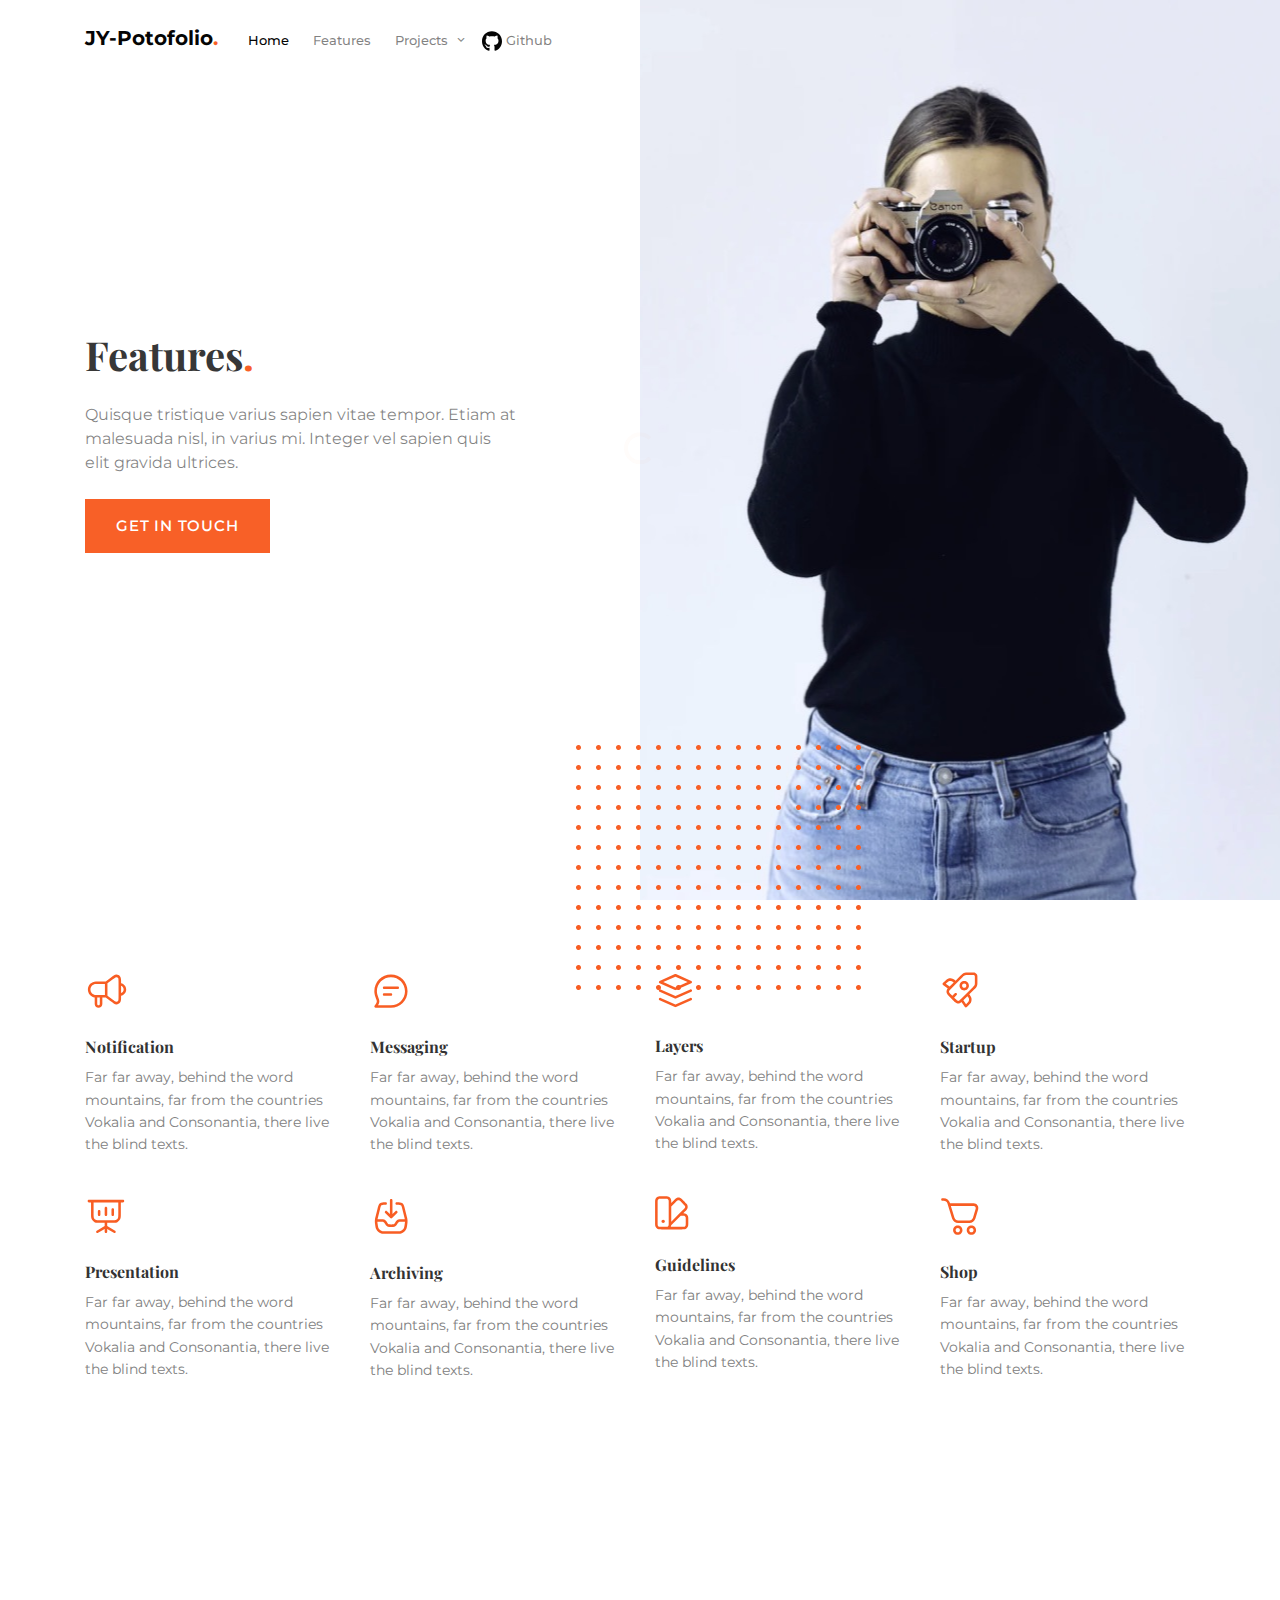
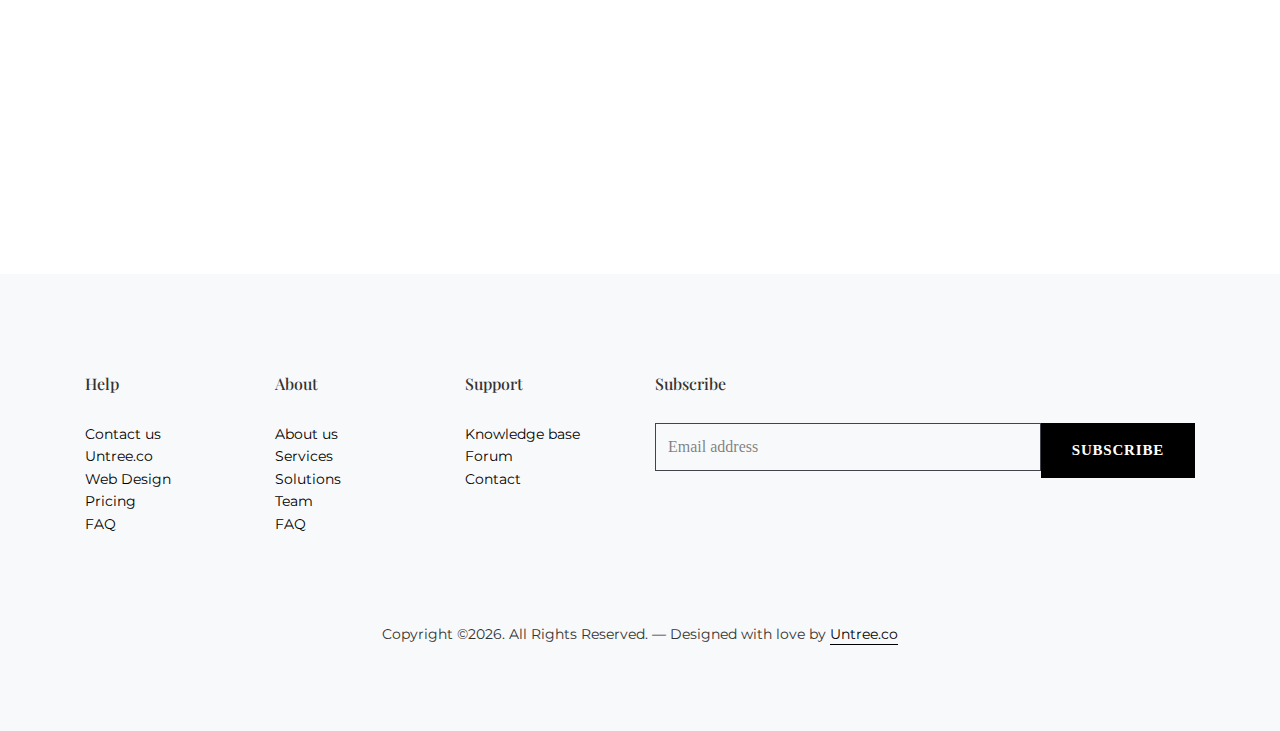
<file: features.html>
<!-- /*
* Template Name: Scout
* Template Author: Untree.co
* Tempalte URI: https://untree.co/
* License: https://creativecommons.org/licenses/by/3.0/
*/ -->
<!doctype html>
<html lang="en">
<head>
  <meta charset="utf-8">
  <meta name="viewport" content="width=device-width, initial-scale=1, shrink-to-fit=no">
  <meta name="author" content="Untree.co">
  <link rel="shortcut icon" href="favicon.png">

  <meta name="description" content="" />
  <meta name="keywords" content="bootstrap, bootstrap4" />


  <link href="https://fonts.googleapis.com/css2?family=Playfair+Display:wght@400;700;900&family=Montserrat:wght@400;500;600;700&display=swap" rel="stylesheet">


  <link rel="stylesheet" href="css/bootstrap.min.css">
  <link rel="stylesheet" href="css/animate.min.css">
  <link rel="stylesheet" href="css/owl.carousel.min.css">
  <link rel="stylesheet" href="css/owl.theme.default.min.css">
  <link rel="stylesheet" href="css/jquery.fancybox.min.css">
  <link rel="stylesheet" href="fonts/icomoon/style.css">
  <link rel="stylesheet" href="fonts/flaticon/font/flaticon.css">
  <link rel="stylesheet" href="css/aos.css">
  <link rel="stylesheet" href="css/style.css">

  <title>Scout Free Bootstrap Template by Untree.co</title>
</head>

<body>

  <div class="site-mobile-menu">
    <div class="site-mobile-menu-header">
      <div class="site-mobile-menu-close">
        <span class="icofont-close js-menu-toggle"></span>
      </div>
    </div>
    <div class="site-mobile-menu-body"></div>
  </div>

  <nav class="site-nav mb-5">
    <div class="sticky-nav js-sticky-header">

      <div class="container position-relative">
        <div class="site-navigation text-left dark">
          <a href="index.html" class="logo menu-absolute m-0">JY-Potofolio<span class="text-primary">.</span></a>

          <ul class="js-clone-nav pl-0 d-none d-lg-inline-block site-menu ml-md-3">
            <li class="active"><a href="index.html">Home</a></li>
            <li><a href="features.html">Features</a></li>
            <!-- <li><a href="pricing.html">Pricing</a></li> -->
            <li class="has-children">
              <a href="#">Projects</a>
              <ul class="dropdown">
                <li><a href="project1.html">친환경/녹색금융</a></li>
                <li><a href="project2.html">대기오염 캠페인</a></li>
                <li><a href="project3.html">주가예측/가상투자</a></li>
              </ul>
            </li>
            <li><a href="https://github.com/njy622">
              <svg width="20" hieght="20" xmlns="http://www.w3.org/2000/svg" viewBox="0 0 496 512">
                <path d="M165.9 397.4c0 2-2.3 3.6-5.2 3.6-3.3 .3-5.6-1.3-5.6-3.6 0-2 2.3-3.6 5.2-3.6 3-.3 5.6 1.3 5.6 3.6zm-31.1-4.5c-.7 2 1.3 4.3 4.3 4.9 2.6 1 5.6 0 6.2-2s-1.3-4.3-4.3-5.2c-2.6-.7-5.5 .3-6.2 2.3zm44.2-1.7c-2.9 .7-4.9 2.6-4.6 4.9 .3 2 2.9 3.3 5.9 2.6 2.9-.7 4.9-2.6 4.6-4.6-.3-1.9-3-3.2-5.9-2.9zM244.8 8C106.1 8 0 113.3 0 252c0 110.9 69.8 205.8 169.5 239.2 12.8 2.3 17.3-5.6 17.3-12.1 0-6.2-.3-40.4-.3-61.4 0 0-70 15-84.7-29.8 0 0-11.4-29.1-27.8-36.6 0 0-22.9-15.7 1.6-15.4 0 0 24.9 2 38.6 25.8 21.9 38.6 58.6 27.5 72.9 20.9 2.3-16 8.8-27.1 16-33.7-55.9-6.2-112.3-14.3-112.3-110.5 0-27.5 7.6-41.3 23.6-58.9-2.6-6.5-11.1-33.3 2.6-67.9 20.9-6.5 69 27 69 27 20-5.6 41.5-8.5 62.8-8.5s42.8 2.9 62.8 8.5c0 0 48.1-33.6 69-27 13.7 34.7 5.2 61.4 2.6 67.9 16 17.7 25.8 31.5 25.8 58.9 0 96.5-58.9 104.2-114.8 110.5 9.2 7.9 17 22.9 17 46.4 0 33.7-.3 75.4-.3 83.6 0 6.5 4.6 14.4 17.3 12.1C428.2 457.8 496 362.9 496 252 496 113.3 383.5 8 244.8 8zM97.2 352.9c-1.3 1-1 3.3 .7 5.2 1.6 1.6 3.9 2.3 5.2 1 1.3-1 1-3.3-.7-5.2-1.6-1.6-3.9-2.3-5.2-1zm-10.8-8.1c-.7 1.3 .3 2.9 2.3 3.9 1.6 1 3.6 .7 4.3-.7 .7-1.3-.3-2.9-2.3-3.9-2-.6-3.6-.3-4.3 .7zm32.4 35.6c-1.6 1.3-1 4.3 1.3 6.2 2.3 2.3 5.2 2.6 6.5 1 1.3-1.3 .7-4.3-1.3-6.2-2.2-2.3-5.2-2.6-6.5-1zm-11.4-14.7c-1.6 1-1.6 3.6 0 5.9 1.6 2.3 4.3 3.3 5.6 2.3 1.6-1.3 1.6-3.9 0-6.2-1.4-2.3-4-3.3-5.6-2z"/>
              </svg>
              Github</a></li>
          </ul>
          <a href="#" class="burger ml-auto float-right site-menu-toggle js-menu-toggle d-inline-block d-lg-none" data-toggle="collapse" data-target="#main-navbar">
            <span></span>
          </a>
        </div>
      </div>
    </div>
  </nav>
  
  <div class="hero d-block d-lg-flex align-items-center">

    <div class="image-hero order-1 order-lg-2" style="background-image: url('images/gal_6.jpg');" data-aos="fade">

    </div>

    <div class="container">
      <div class="row">
        <div class="col-lg-6">
          <div class="text-left text">
            <div class="intro mx-auto">
              <h1 class="text-left mb-4" data-aos="fade-up">Features<span class="text-primary">.</span></h1>
              <p class="lead-2 mb-4" data-aos="fade-up">Quisque tristique varius sapien vitae tempor. Etiam at malesuada nisl, in varius mi. Integer vel sapien quis elit gravida ultrices.</p>
              <p><a href="#" class="btn btn-primary">Get in touch</a></p>
            </div>
          </div>

        </div>
      </div>
    </div>
    
  </div>


  <div class="untree_co-section">

    <div class="features">
      <div class="container">
        <div class="row">
          <div class="col-sm-6 col-lg-3 mb-4">
            <div class="feature-v1">
              <div class="icon">
                <svg width="42" height="42" viewBox="0 0 42 42" fill="currentColor" xmlns="http://www.w3.org/2000/svg">
                  <path fill-rule="evenodd" clip-rule="evenodd" d="M26.8589 10.0147C28.2826 8.94692 29.2802 8.20034 30.0672 7.71504C30.8708 7.21953 31.2489 7.13266 31.4505 7.13686C32.0894 7.15014 32.6885 7.4497 33.0825 7.95283C33.2068 8.11162 33.3641 8.4662 33.4499 9.4064C33.5339 10.3272 33.5352 11.5732 33.5352 13.3528L33.5352 14.3749L33.5352 24.5936L33.5352 25.6153C33.5352 27.3949 33.5339 28.6409 33.4499 29.5617C33.3641 30.5019 33.2068 30.8565 33.0825 31.0153C32.6885 31.5184 32.0894 31.818 31.4505 31.8312C31.2489 31.8354 30.8708 31.7486 30.0672 31.2531C29.2802 30.7678 28.2826 30.0212 26.8589 28.9534L22.4648 25.6579L22.4648 13.3102L26.8589 10.0147ZM36.0898 25.7432C36.0898 27.4124 36.0887 28.7555 35.994 29.7937C35.8987 30.839 35.6939 31.824 35.0939 32.5902C34.2272 33.6971 32.9091 34.3562 31.5036 34.3854C30.5306 34.4056 29.6197 33.9785 28.7263 33.4276C27.8281 32.8737 26.7375 32.0557 25.3793 31.0371L25.3792 31.037L25.3261 30.9972L20.7623 27.5743H17.3555L17.3555 33.9612C17.3555 36.0776 15.6398 37.7933 13.5234 37.7933C11.4071 37.7933 9.69141 36.0776 9.69141 33.9612L9.69141 27.474C5.83044 26.8616 2.87891 23.5177 2.87891 19.4845C2.87891 15.0166 6.50085 11.3946 10.9687 11.3946L20.7612 11.3946L25.3261 7.97093L25.3793 7.93103L25.3793 7.93101L25.3793 7.93099C26.7375 6.91236 27.8281 6.09437 28.7263 5.54052C29.6197 4.98966 30.5306 4.56249 31.5036 4.58272C32.9091 4.61194 34.2272 5.27098 35.0939 6.37787C35.6939 7.14414 35.8987 8.12915 35.994 9.17436C36.0887 10.2126 36.0898 11.5559 36.0898 13.2253C39.005 13.8171 41.1992 16.3944 41.1992 19.4843C41.1992 22.5741 39.0051 25.1515 36.0898 25.7432ZM36.0898 23.0982C37.5782 22.5722 38.6445 21.1528 38.6445 19.4843C38.6445 17.8158 37.5782 16.3963 36.0898 15.8703V23.0982ZM19.9102 13.9493L10.9687 13.9493C7.91177 13.9493 5.43359 16.4275 5.43359 19.4845C5.4336 22.5415 7.91177 25.0196 10.9688 25.0196H19.9102L19.9102 13.9493ZM12.2461 27.5745L12.2461 33.9612C12.2461 34.6667 12.818 35.2386 13.5234 35.2386C14.2289 35.2386 14.8008 34.6667 14.8008 33.9612L14.8008 27.5745H12.2461Z" />
                </svg>

              </div>
              <h3>Notification</h3>
              <p>Far far away, behind the word mountains, far from the countries Vokalia and Consonantia, there live the blind texts.</p>
            </div>
          </div>
          <div class="col-sm-6 col-lg-3 mb-4">
            <div class="feature-v1">
              <div class="icon">
                <svg width="42" height="42" viewBox="0 0 42 42" fill="currentColor" xmlns="http://www.w3.org/2000/svg">
                  <path fill-rule="evenodd" clip-rule="evenodd" d="M20.9375 7.13672C13.1775 7.13672 6.88672 13.4275 6.88672 21.1875C6.88672 22.8508 7.29259 24.5582 7.83722 26.0896L7.84575 26.1136C8.28658 27.353 8.62827 28.3138 8.86429 29.0531C9.09374 29.7718 9.26424 30.4005 9.29769 30.9325C9.3244 31.3572 9.33379 31.7286 9.28526 32.1207C9.23674 32.5127 9.13706 32.8707 9.00762 33.2761C8.85312 33.7599 8.60645 34.2288 8.29781 34.739C8.20362 34.8947 8.09964 35.0607 7.98583 35.2383H20.9375C28.6975 35.2383 34.9883 28.9475 34.9883 21.1875C34.9883 13.4275 28.6975 7.13672 20.9375 7.13672ZM4.33203 21.1875C4.33203 12.0166 11.7666 4.58203 20.9375 4.58203C30.1085 4.58203 37.543 12.0166 37.543 21.1875C37.543 30.3584 30.1085 37.793 20.9375 37.793H5.60938C5.1383 37.793 4.70546 37.5337 4.48318 37.1183C4.26089 36.703 4.28526 36.199 4.54656 35.8071L4.9297 35.2324C5.46281 34.4327 5.83929 33.8675 6.11195 33.4167C6.38457 32.9661 6.51033 32.6983 6.574 32.499C6.6894 32.1376 6.731 31.9598 6.74992 31.8069C6.76884 31.654 6.77185 31.4714 6.74804 31.0928C6.73649 30.909 6.66046 30.55 6.43061 29.83C6.20886 29.1354 5.88137 28.2141 5.43024 26.9456C4.82771 25.2515 4.33203 23.2416 4.33203 21.1875ZM12.8477 17.7812C12.8477 17.0758 13.4195 16.5039 14.125 16.5039H27.75C28.4555 16.5039 29.0273 17.0758 29.0273 17.7812C29.0273 18.4867 28.4555 19.0586 27.75 19.0586H14.125C13.4195 19.0586 12.8477 18.4867 12.8477 17.7812ZM14.125 23.3164C13.4195 23.3164 12.8477 23.8883 12.8477 24.5938C12.8477 25.2992 13.4195 25.8711 14.125 25.8711H20.9375C21.643 25.8711 22.2148 25.2992 22.2148 24.5938C22.2148 23.8883 21.643 23.3164 20.9375 23.3164H14.125Z"/>
                </svg>
              </div>
              <h3>Messaging</h3>
              <p>Far far away, behind the word mountains, far from the countries Vokalia and Consonantia, there live the blind texts.</p>
            </div>

          </div>
          <div class="col-sm-6 col-lg-3 mb-4">
            <div class="feature-v1">
              <div class="icon">
                <svg width="41" height="41" viewBox="0 0 41 41" fill="currentColor" xmlns="http://www.w3.org/2000/svg">
                  <path fill-rule="evenodd" clip-rule="evenodd" d="M19.9187 4.06712C20.249 3.92033 20.626 3.92033 20.9563 4.06712L36.2844 10.8796C36.7457 11.0846 37.043 11.5421 37.043 12.0469C37.043 12.5517 36.7457 13.0091 36.2844 13.2141L20.9563 20.0266C20.626 20.1734 20.249 20.1734 19.9187 20.0266L4.59061 13.2141C4.12933 13.0091 3.83204 12.5517 3.83204 12.0469C3.83204 11.5421 4.12933 11.0846 4.59061 10.8796L19.9187 4.06712ZM8.25448 12.0469L20.4375 17.4616L32.6205 12.0469L20.4375 6.63219L8.25448 12.0469ZM3.94214 20.0437C4.22865 19.3991 4.98351 19.1087 5.62817 19.3952L20.4375 25.9772L35.2469 19.3952C35.8915 19.1087 36.6464 19.3991 36.9329 20.0437C37.2194 20.6884 36.9291 21.4432 36.2844 21.7298L20.9563 28.5423C20.626 28.689 20.249 28.689 19.9187 28.5423L4.59061 21.7298C3.94595 21.4432 3.65562 20.6884 3.94214 20.0437ZM5.62817 27.9109C4.98351 27.6244 4.22865 27.9147 3.94214 28.5593C3.65562 29.204 3.94595 29.9589 4.59061 30.2454L19.9187 37.0579C20.249 37.2047 20.626 37.2047 20.9563 37.0579L36.2844 30.2454C36.9291 29.9589 37.2194 29.204 36.9329 28.5593C36.6464 27.9147 35.8915 27.6244 35.2469 27.9109L20.4375 34.4928L5.62817 27.9109Z" />
                </svg>

              </div>
              <h3>Layers</h3>
              <p>Far far away, behind the word mountains, far from the countries Vokalia and Consonantia, there live the blind texts.</p>
            </div>
          </div>
          <div class="col-sm-6 col-lg-3 mb-4">
            <div class="feature-v1">
              <div class="icon">
                <svg width="42" height="42" viewBox="0 0 42 42" fill="currentColor" xmlns="http://www.w3.org/2000/svg">
                  <path fill-rule="evenodd" clip-rule="evenodd" d="M27.458 2.50393L27.6035 2.50396L32.0517 2.50396L32.1009 2.50396C32.7743 2.50394 33.3552 2.50392 33.8336 2.54301C34.3386 2.58427 34.8409 2.67536 35.3242 2.92163C36.0453 3.28902 36.6315 3.87524 36.9989 4.59628C37.2451 5.07961 37.3362 5.58188 37.3775 6.08687C37.4166 6.56533 37.4166 7.14621 37.4165 7.81955V7.8688V12.317L37.4166 12.4625V12.4626C37.4169 13.5723 37.4171 14.3404 37.2401 15.0778C37.0836 15.7294 36.8256 16.3524 36.4754 16.9239C36.0791 17.5705 35.5358 18.1135 34.7509 18.8979L34.648 19.0008L29.292 24.3568C29.8161 25.093 30.2507 25.7164 30.5853 26.2682C31.0092 26.9673 31.3222 27.6292 31.4708 28.3672C31.7088 29.5487 31.6076 30.7734 31.179 31.8998C30.9112 32.6035 30.4939 33.205 29.961 33.8251C29.4457 34.4248 28.7645 35.106 27.9241 35.9464L27.889 35.9814L26.8265 37.0439C26.561 37.3094 26.1922 37.4446 25.818 37.4137C25.4438 37.3827 25.1021 37.1887 24.8839 36.8831L21.4802 32.118C21.4267 32.1653 21.374 32.211 21.322 32.2552C20.8272 32.6753 20.3168 33.024 19.7037 33.2232C18.763 33.5288 17.7497 33.5288 16.8091 33.2232C16.196 33.024 15.6856 32.6753 15.1908 32.2552C14.7163 31.8524 14.1793 31.3154 13.536 30.6721L13.4994 30.6355L9.28503 26.4211L9.24836 26.3844L9.24831 26.3844C8.60505 25.7411 8.06813 25.2042 7.66534 24.7298C7.24522 24.2349 6.89653 23.7245 6.69732 23.1114C6.39167 22.1708 6.39167 21.1575 6.69731 20.2168C6.89653 19.6037 7.24522 19.0934 7.66534 18.5985C7.70922 18.5468 7.7547 18.4944 7.80173 18.4411L3.03965 15.0395C2.73411 14.8212 2.54008 14.4796 2.50912 14.1054C2.47815 13.7312 2.6134 13.3624 2.8789 13.0969L3.94182 12.034L3.97682 11.999C4.81717 11.1586 5.49831 10.4775 6.0979 9.96225C6.71798 9.42939 7.31943 9.01208 8.02307 8.74431C9.1494 8.31569 10.374 8.21449 11.5554 8.45239C12.2935 8.60102 12.9553 8.91393 13.6544 9.33776C14.2055 9.67184 14.8281 10.1057 15.5632 10.629L20.9197 5.27249L21.0226 5.16955L21.0226 5.16954C21.807 4.38465 22.35 3.84135 22.9966 3.44511C23.5681 3.09493 24.1911 2.83688 24.8427 2.68043C25.5802 2.50339 26.3483 2.50361 27.458 2.50393ZM9.60353 16.5887L13.4114 12.7808L13.7306 12.4614C13.1703 12.0658 12.7226 11.7603 12.3301 11.5224C11.7601 11.1768 11.3852 11.0241 11.0511 10.9568C10.3422 10.8141 9.60748 10.8748 8.93168 11.132C8.61312 11.2532 8.26845 11.4654 7.76292 11.8998C7.24587 12.3441 6.63339 12.9553 5.75154 13.8371L9.60353 16.5887ZM9.61288 20.2518C9.85737 19.9638 10.1771 19.6323 10.6107 19.1955C10.6228 19.1843 10.6348 19.1728 10.6465 19.1611L15.2167 14.5884L22.7261 7.07893C23.6528 6.15226 23.9747 5.84194 24.3315 5.62334C24.6743 5.41323 25.0481 5.2584 25.4391 5.16453C25.8459 5.06686 26.293 5.05865 27.6035 5.05865L32.0517 5.05865C32.7882 5.05865 33.2637 5.05964 33.6256 5.08921C33.9726 5.11756 34.1013 5.16569 34.1644 5.19787C34.4048 5.32033 34.6002 5.51574 34.7226 5.75609C34.7548 5.81925 34.8029 5.9479 34.8313 6.29491C34.8609 6.65683 34.8619 7.13235 34.8619 7.8688V12.317C34.8619 13.6275 34.8536 14.0746 34.756 14.4814C34.6621 14.8724 34.5073 15.2462 34.2972 15.589C34.0786 15.9458 33.7682 16.2677 32.8416 17.1944L21.2069 28.829C20.5175 29.5184 20.0541 29.9804 19.6687 30.3076C19.2947 30.6252 19.0789 30.74 18.9143 30.7935C18.4867 30.9325 18.0261 30.9325 17.5985 30.7935C17.4339 30.74 17.2181 30.6252 16.8441 30.3076C16.4587 29.9804 15.9952 29.5184 15.3059 28.829L14.1026 27.6258L16.6061 25.1222C17.1049 24.6234 17.1049 23.8146 16.6061 23.3158C16.1073 22.817 15.2985 22.817 14.7997 23.3158L12.2962 25.8193L11.0915 24.6146C10.4021 23.9253 9.94009 23.4619 9.61288 23.0764C9.29535 22.7024 9.18046 22.4866 9.12697 22.322C8.98804 21.8944 8.98804 21.4338 9.12697 21.0063C9.18046 20.8416 9.29535 20.6259 9.61288 20.2518ZM26.0863 34.1713L23.3337 30.3176L27.4598 26.1896C27.8563 26.7511 28.1624 27.1995 28.4007 27.5927C28.7464 28.1627 28.8991 28.5375 28.9664 28.8717C29.1092 29.5806 29.0485 30.3154 28.7913 30.9913C28.6701 31.3098 28.4579 31.6545 28.0234 32.1601C27.5791 32.6771 26.968 33.2895 26.0863 34.1713ZM22.094 15.7024C22.094 14.5266 23.0472 13.5734 24.2229 13.5734C25.3987 13.5734 26.3518 14.5266 26.3518 15.7024C26.3518 16.8781 25.3987 17.8313 24.2229 17.8313C23.0472 17.8313 22.094 16.8781 22.094 15.7024ZM24.2229 11.0188C21.6363 11.0188 19.5393 13.1157 19.5393 15.7024C19.5393 18.289 21.6363 20.3859 24.2229 20.3859C26.8096 20.3859 28.9065 18.289 28.9065 15.7024C28.9065 13.1157 26.8096 11.0188 24.2229 11.0188Z" />
                </svg>

              </div>
              <h3>Startup</h3>
              <p>Far far away, behind the word mountains, far from the countries Vokalia and Consonantia, there live the blind texts.</p>
            </div>
          </div>


          <div class="col-sm-6 col-lg-3 mb-4">
            <div class="feature-v1">
              <div class="icon">
                <svg width="42" height="41" viewBox="0 0 42 41" fill="currentColor" xmlns="http://www.w3.org/2000/svg">
                  <path fill-rule="evenodd" clip-rule="evenodd" d="M2.62891 5.10938C2.62891 4.40392 3.20079 3.83203 3.90625 3.83203L7.3125 3.83203L34.5625 3.83203L37.9688 3.83203C38.6742 3.83203 39.2461 4.40392 39.2461 5.10938C39.2461 5.81483 38.6742 6.38672 37.9688 6.38672H35.8398V17.3719V17.4266C35.8399 18.8109 35.8399 19.9275 35.766 20.8317C35.6899 21.7627 35.5292 22.5805 35.1437 23.337C34.5314 24.5387 33.5544 25.5158 32.3526 26.1281C31.5961 26.5136 30.7783 26.6743 29.8473 26.7504C28.9431 26.8242 27.8266 26.8242 26.4422 26.8242H26.3875H22.2148V29.933L30.1103 34.6703C30.7152 35.0333 30.9114 35.8179 30.5484 36.4228C30.1855 37.0277 29.4009 37.2239 28.7959 36.8609L22.2148 32.9123V35.7656C22.2148 36.4711 21.643 37.043 20.9375 37.043C20.232 37.043 19.6602 36.4711 19.6602 35.7656V32.9123L13.0791 36.8609C12.4741 37.2239 11.6895 37.0277 11.3266 36.4228C10.9636 35.8179 11.1598 35.0333 11.7647 34.6703L19.6602 29.933V26.8242L15.4875 26.8242H15.4328C14.0484 26.8242 12.9319 26.8242 12.0277 26.7504C11.0967 26.6743 10.2789 26.5136 9.52237 26.1281C8.32063 25.5158 7.34358 24.5387 6.73127 23.337C6.34578 22.5805 6.18507 21.7627 6.10901 20.8317C6.03513 19.9275 6.03514 18.8109 6.03516 17.4266V17.4266L6.03516 17.3719L6.03516 6.38672H3.90625C3.20079 6.38672 2.62891 5.81483 2.62891 5.10938ZM20.9375 24.2695H26.3875C27.8393 24.2695 28.8514 24.2685 29.6393 24.2042C30.4123 24.141 30.8564 24.0233 31.1928 23.8519C31.9139 23.4845 32.5001 22.8982 32.8675 22.1772C33.0389 21.8408 33.1566 21.3967 33.2198 20.6237C33.2842 19.8358 33.2852 18.8237 33.2852 17.3719V6.38672L8.58984 6.38672L8.58984 17.3719C8.58984 18.8237 8.59084 19.8358 8.65521 20.6237C8.71837 21.3967 8.83611 21.8408 9.00751 22.1772C9.3749 22.8982 9.96113 23.4845 10.6822 23.8519C11.0186 24.0233 11.4627 24.141 12.2357 24.2042C13.0236 24.2685 14.0357 24.2695 15.4875 24.2695L20.9375 24.2695ZM15.4023 15.3281C15.4023 14.6227 14.8305 14.0508 14.125 14.0508C13.4195 14.0508 12.8477 14.6227 12.8477 15.3281V18.7344C12.8477 19.4398 13.4195 20.0117 14.125 20.0117C14.8305 20.0117 15.4023 19.4398 15.4023 18.7344V15.3281ZM20.9375 10.6445C21.643 10.6445 22.2148 11.2164 22.2148 11.9219V18.7344C22.2148 19.4398 21.643 20.0117 20.9375 20.0117C20.232 20.0117 19.6602 19.4398 19.6602 18.7344V11.9219C19.6602 11.2164 20.232 10.6445 20.9375 10.6445ZM29.0273 13.625C29.0273 12.9195 28.4555 12.3477 27.75 12.3477C27.0445 12.3477 26.4727 12.9195 26.4727 13.625V18.7344C26.4727 19.4398 27.0445 20.0117 27.75 20.0117C28.4555 20.0117 29.0273 19.4398 29.0273 18.7344V13.625Z" />
                </svg>


              </div>
              <h3>Presentation</h3>
              <p>Far far away, behind the word mountains, far from the countries Vokalia and Consonantia, there live the blind texts.</p>
            </div>
          </div>
          <div class="col-sm-6 col-lg-3 mb-4">
            <div class="feature-v1">
              <div class="icon">
                <svg width="42" height="42" viewBox="0 0 42 42" fill="currentColor" xmlns="http://www.w3.org/2000/svg">
                  <path fill-rule="evenodd" clip-rule="evenodd" d="M22.4648 4.15625C22.4648 3.45079 21.8929 2.87891 21.1875 2.87891C20.482 2.87891 19.9101 3.45079 19.9101 4.15625V18.1037L16.9813 15.1749C16.4825 14.6761 15.6737 14.6761 15.1749 15.1749C14.6761 15.6737 14.6761 16.4825 15.1749 16.9813L20.2843 22.0907C20.7831 22.5896 21.5919 22.5896 22.0907 22.0907L27.2001 16.9813C27.6989 16.4825 27.6989 15.6737 27.2001 15.1749C26.7013 14.6761 25.8925 14.6761 25.3936 15.1749L22.4648 18.1037V4.15625ZM15.361 6.28515L15.4362 6.28516H15.6523C16.3578 6.28516 16.9297 6.85704 16.9297 7.5625C16.9297 8.26796 16.3578 8.83984 15.6523 8.83984H15.4362C14.1279 8.83984 13.2594 8.84197 12.5985 8.92099C11.9719 8.99593 11.6769 9.12647 11.4665 9.29073C11.2562 9.455 11.058 9.70945 10.8333 10.2993C10.5964 10.9212 10.3837 11.7632 10.0663 13.0325L8.00742 21.2681C7.74234 22.3285 7.62691 22.7938 7.54864 23.2587L7.53906 23.3164H11.3051L11.4873 23.3163C12.5254 23.3154 13.3427 23.3148 14.0978 23.5787C14.5561 23.7388 14.9866 23.9693 15.3741 24.2617C16.0125 24.7436 16.4653 25.424 17.0405 26.2883L17.1414 26.4399C17.8672 27.5285 18.0746 27.8093 18.3222 27.9961C18.4983 28.129 18.694 28.2338 18.9023 28.3066C19.1951 28.4089 19.5437 28.4258 20.8521 28.4258H21.5239C22.8323 28.4258 23.1809 28.4089 23.4737 28.3066C23.682 28.2338 23.8777 28.129 24.0538 27.9961C24.3014 27.8093 24.5088 27.5285 25.2346 26.4399L25.3355 26.2883C25.9106 25.424 26.3635 24.7436 27.0019 24.2617C27.3893 23.9693 27.8199 23.7388 28.2782 23.5787C29.0332 23.3148 29.8506 23.3154 30.8887 23.3163L31.0708 23.3164H34.8359L34.8263 23.2587C34.7481 22.7938 34.6326 22.3285 34.3676 21.2681L32.3087 13.0325C31.9913 11.7632 31.7786 10.9212 31.5417 10.2993C31.317 9.70945 31.1188 9.455 30.9084 9.29073C30.698 9.12647 30.4031 8.99593 29.7764 8.92099C29.1156 8.84197 28.2471 8.83984 26.9388 8.83984H26.7226C26.0172 8.83984 25.4453 8.26796 25.4453 7.5625C25.4453 6.85704 26.0172 6.28516 26.7226 6.28516H26.9388L27.0139 6.28515C28.2271 6.28511 29.2494 6.28508 30.0798 6.38437C30.9613 6.48979 31.767 6.71996 32.4806 7.27712C33.1942 7.83427 33.6129 8.5601 33.929 9.38977C34.2267 10.1712 34.4746 11.1629 34.7688 12.3398L34.7688 12.3399L34.7688 12.34L34.7871 12.4129L36.846 20.6485L36.8602 20.7053C37.1073 21.6936 37.2488 22.2596 37.3456 22.8345C37.536 23.9651 37.5952 25.114 37.5222 26.2583C37.4851 26.8401 37.4025 27.4176 37.2584 28.4261L37.2502 28.484L37.2181 28.7087C36.931 30.7216 36.7474 32.0087 36.2556 33.0796C35.2824 35.1985 33.4422 36.7945 31.2069 37.4583C30.0773 37.7937 28.7771 37.7934 26.7439 37.793L26.5169 37.793H15.8581L15.6311 37.793C13.5978 37.7934 12.2977 37.7937 11.1681 37.4583C8.93278 36.7945 7.09262 35.1985 6.11942 33.0796C5.62758 32.0087 5.44399 30.7216 5.15688 28.7087L5.12481 28.484L5.11654 28.4262C4.97245 27.4177 4.88993 26.8401 4.8528 26.2583C4.77976 25.114 4.83903 23.9651 5.02942 22.8345C5.12622 22.2596 5.26774 21.6936 5.51484 20.7052L5.52901 20.6485L7.58792 12.4129L7.60615 12.34C7.90034 11.163 8.14826 10.1712 8.44597 9.38977C8.76205 8.5601 9.18076 7.83427 9.89436 7.27712C10.608 6.71996 11.4137 6.48979 12.2952 6.38437C13.1256 6.28508 14.1479 6.28511 15.361 6.28515ZM7.4023 26.0956C7.39752 26.0208 7.39343 25.9459 7.39002 25.8711H11.3051C12.6135 25.8711 12.9622 25.888 13.2549 25.9903C13.4632 26.0631 13.6589 26.1679 13.8351 26.3008C14.0826 26.4876 14.2901 26.7684 15.0158 27.857L15.1168 28.0086C15.6919 28.8728 16.1447 29.5533 16.7831 30.0352C17.1706 30.3276 17.6012 30.558 18.0594 30.7182C18.8145 30.9821 19.6318 30.9814 20.6699 30.9806L20.8521 30.9805H21.5239L21.7061 30.9806C22.7442 30.9814 23.5615 30.9821 24.3166 30.7182C24.7748 30.558 25.2054 30.3276 25.5928 30.0352C26.2313 29.5533 26.6841 28.8728 27.2592 28.0086L27.3602 27.857C28.0859 26.7684 28.2934 26.4876 28.5409 26.3008C28.717 26.1679 28.9128 26.0631 29.121 25.9903C29.4138 25.888 29.7625 25.8711 31.0708 25.8711H34.985C34.9816 25.9459 34.9775 26.0208 34.9727 26.0956C34.9427 26.566 34.8757 27.0408 34.7212 28.1227C34.3904 30.4377 34.2506 31.324 33.934 32.0134C33.2682 33.4631 32.0091 34.5551 30.4797 35.0093C29.7525 35.2252 28.8554 35.2383 26.5169 35.2383H15.8581C13.5196 35.2383 12.6224 35.2252 11.8953 35.0093C10.3659 34.5551 9.10683 33.4631 8.44095 32.0134C8.12435 31.324 7.98453 30.4377 7.65382 28.1227C7.49925 27.0408 7.43232 26.566 7.4023 26.0956Z"/>
                </svg>

              </div>
              <h3>Archiving</h3>
              <p>Far far away, behind the word mountains, far from the countries Vokalia and Consonantia, there live the blind texts.</p>
            </div>

          </div>
          <div class="col-sm-6 col-lg-3 mb-4">
            <div class="feature-v1">
              <div class="icon">
                <svg width="34" height="34" viewBox="0 0 34 34" fill="currentColor" xmlns="http://www.w3.org/2000/svg">
                  <path fill-rule="evenodd" clip-rule="evenodd" d="M6.80938 0.207031H6.75754C5.84781 0.207013 5.08848 0.206997 4.46814 0.257681C3.82115 0.310542 3.21372 0.424841 2.63932 0.717512C1.75804 1.16654 1.04154 1.88304 0.592512 2.76432C0.299841 3.33872 0.185542 3.94615 0.132681 4.59314C0.0819974 5.21348 0.0820125 5.97281 0.0820312 6.88254L0.0820312 6.93438L0.0820312 26.6906V26.7425C0.0820125 27.6522 0.0819974 28.4115 0.132681 29.0319C0.185542 29.6789 0.299841 30.2863 0.592512 30.8607C1.04154 31.742 1.75804 32.4585 2.63932 32.9075C3.21372 33.2002 3.82115 33.3145 4.46814 33.3673C5.08847 33.418 5.8478 33.418 6.75753 33.418H6.80938H8.17187H9.53437H9.58622H9.6771H26.5656H26.6175C27.5272 33.418 28.2865 33.418 28.9069 33.3673C29.5539 33.3145 30.1613 33.2002 30.7357 32.9075C31.617 32.4585 32.3335 31.742 32.7825 30.8607C33.0752 30.2863 33.1895 29.6789 33.2423 29.0319C33.293 28.4115 33.293 27.6522 33.293 26.7425V26.6906V23.9656V23.9138C33.293 23.0041 33.293 22.2447 33.2423 21.6244C33.1895 20.9774 33.0752 20.37 32.7825 19.7956C32.3335 18.9143 31.617 18.1978 30.7357 17.7488C30.1613 17.4561 29.5539 17.3418 28.9069 17.2889C28.7091 17.2728 28.4973 17.2618 28.2709 17.2543L29.9165 15.6087L29.9531 15.572L29.9532 15.572C30.5965 14.9287 31.1334 14.3918 31.5362 13.9173C31.9564 13.4224 32.3051 12.9121 32.5043 12.2989C32.8099 11.3582 32.8099 10.3449 32.5042 9.40421C32.305 8.79109 31.9562 8.28074 31.5361 7.78587C31.1332 7.31139 30.5962 6.77447 29.9529 6.1312L29.9162 6.09456L28.256 4.43451L28.2193 4.39785L28.2193 4.39782C27.576 3.7546 27.0391 3.21772 26.5646 2.81496C26.0697 2.39488 25.5594 2.04622 24.9463 1.84704C24.0056 1.54145 22.9924 1.54149 22.0517 1.84715C21.4386 2.04638 20.9283 2.39508 20.4335 2.8152C19.959 3.21799 19.4221 3.75491 18.7789 4.39816L18.7789 4.39821L18.7422 4.43488L16.2617 6.91551V6.88253C16.2617 5.9728 16.2618 5.21347 16.2111 4.59314C16.1582 3.94615 16.0439 3.33872 15.7512 2.76432C15.3022 1.88304 14.5857 1.16654 13.7044 0.717512C13.13 0.424841 12.5226 0.310542 11.8756 0.257681C11.2553 0.206997 10.4959 0.207013 9.58621 0.207031H9.53437L6.80938 0.207031ZM16.2617 10.5285L20.5487 6.24128C21.238 5.55191 21.7014 5.08991 22.0868 4.7627C22.4609 4.44517 22.6766 4.33028 22.8412 4.27678C23.2688 4.13784 23.7294 4.13782 24.157 4.27673C24.3216 4.33021 24.5373 4.44509 24.9114 4.76259C25.2968 5.08977 25.7603 5.55173 26.4496 6.24105L28.1099 7.9011C28.7993 8.59047 29.2614 9.05387 29.5886 9.43931C29.9062 9.81334 30.0211 10.0291 30.0746 10.1937C30.2135 10.6213 30.2135 11.0819 30.0746 11.5095C30.0211 11.6742 29.9062 11.8899 29.5887 12.264C29.2615 12.6494 28.7994 13.1129 28.11 13.8023L24.3004 17.612C24.3001 17.6123 24.2998 17.6126 24.2995 17.6129L16.2617 25.6506L16.2617 10.5285ZM16.1798 29.3454C16.1162 29.8762 15.9962 30.38 15.7512 30.8607L15.7499 30.8633L26.5656 30.8633C27.5405 30.8633 28.1949 30.8623 28.6988 30.8211C29.1878 30.7812 29.4216 30.7098 29.5759 30.6312C29.9765 30.4271 30.3021 30.1015 30.5062 29.7009C30.5848 29.5466 30.6562 29.3128 30.6961 28.8238C30.7373 28.3199 30.7383 27.6655 30.7383 26.6906V23.9656C30.7383 22.9907 30.7373 22.3363 30.6961 21.8324C30.6562 21.3434 30.5848 21.1096 30.5062 20.9554C30.3021 20.5548 29.9765 20.2291 29.5759 20.025C29.4216 19.9464 29.1878 19.8751 28.6988 19.8351C28.1949 19.794 27.5405 19.793 26.5656 19.793H25.7322L16.1798 29.3454ZM13.707 9.99939L13.707 6.93438C13.707 5.95946 13.706 5.30509 13.6649 4.80117C13.6249 4.31217 13.5536 4.07836 13.475 3.92412C13.2709 3.52354 12.9452 3.19786 12.5446 2.99376C12.3904 2.91517 12.1566 2.84384 11.6676 2.80388C11.1637 2.76271 10.5093 2.76172 9.53437 2.76172H6.80938C5.83446 2.76172 5.18009 2.76271 4.67617 2.80388C4.18717 2.84384 3.95336 2.91517 3.79912 2.99376C3.39854 3.19786 3.07286 3.52354 2.86876 3.92412C2.79017 4.07836 2.71884 4.31217 2.67888 4.80117C2.63771 5.30509 2.63672 5.95946 2.63672 6.93438L2.63672 26.6906C2.63672 27.6655 2.63771 28.3199 2.67888 28.8238C2.71884 29.3128 2.79017 29.5466 2.86876 29.7009C3.07286 30.1015 3.39854 30.4271 3.79912 30.6312C3.95336 30.7098 4.18717 30.7812 4.67617 30.8211C5.18009 30.8623 5.83446 30.8633 6.80938 30.8633L8.17187 30.8633L9.53437 30.8633C10.5093 30.8633 11.1637 30.8623 11.6676 30.8211C12.1566 30.7812 12.3904 30.7098 12.5446 30.6312C12.9452 30.4271 13.2709 30.1015 13.475 29.7009C13.5536 29.5466 13.6249 29.3128 13.6649 28.8238C13.706 28.3199 13.707 27.6655 13.707 26.6906L13.707 9.99939ZM9.875 25.3281C9.875 26.2687 9.11248 27.0312 8.17187 27.0312C7.23127 27.0312 6.46875 26.2687 6.46875 25.3281C6.46875 24.3875 7.23127 23.625 8.17187 23.625C9.11248 23.625 9.875 24.3875 9.875 25.3281Z" />
                </svg>


              </div>
              <h3>Guidelines</h3>
              <p>Far far away, behind the word mountains, far from the countries Vokalia and Consonantia, there live the blind texts.</p>
            </div>
          </div>
          <div class="col-sm-6 col-lg-3 mb-4">
            <div class="feature-v1">
              <div class="icon">
                <svg width="42" height="41" viewBox="0 0 42 41" fill="currentColor" xmlns="http://www.w3.org/2000/svg">
                  <path fill-rule="evenodd" clip-rule="evenodd" d="M2.45312 2.25391C1.74767 2.25391 1.17578 2.82579 1.17578 3.53125C1.17578 4.23671 1.74767 4.80859 2.45312 4.80859H3.78885C5.47112 4.80859 6.95669 5.90579 7.45142 7.51368L12.0444 22.4407C12.8689 25.1206 15.3449 26.9492 18.1487 26.9492H29.3078C32.1283 26.9492 34.6148 25.0992 35.4252 22.3977L38.1267 13.3927C39.0282 10.3876 36.778 7.36328 33.6406 7.36328H10.1172C10.1041 7.36328 10.0912 7.36348 10.0782 7.36386L9.89314 6.76238C9.06858 4.08257 6.59265 2.25391 3.78885 2.25391H2.45312ZM14.4861 21.6894L10.8641 9.91797H33.6406C35.0667 9.91797 36.0895 11.2927 35.6798 12.6586L32.9783 21.6636C32.492 23.2845 31.0001 24.3945 29.3078 24.3945H18.1487C16.4664 24.3945 14.9808 23.2973 14.4861 21.6894ZM17.7812 32.0586C16.6055 32.0586 15.6523 33.0117 15.6523 34.1875C15.6523 35.3633 16.6055 36.3164 17.7812 36.3164C18.957 36.3164 19.9102 35.3633 19.9102 34.1875C19.9102 33.0117 18.957 32.0586 17.7812 32.0586ZM13.0977 34.1875C13.0977 31.6008 15.1946 29.5039 17.7812 29.5039C20.3679 29.5039 22.4648 31.6008 22.4648 34.1875C22.4648 36.7742 20.3679 38.8711 17.7812 38.8711C15.1946 38.8711 13.0977 36.7742 13.0977 34.1875ZM31.4062 32.0586C30.2305 32.0586 29.2773 33.0117 29.2773 34.1875C29.2773 35.3633 30.2305 36.3164 31.4062 36.3164C32.582 36.3164 33.5352 35.3633 33.5352 34.1875C33.5352 33.0117 32.582 32.0586 31.4062 32.0586ZM26.7227 34.1875C26.7227 31.6008 28.8196 29.5039 31.4062 29.5039C33.9929 29.5039 36.0898 31.6008 36.0898 34.1875C36.0898 36.7742 33.9929 38.8711 31.4062 38.8711C28.8196 38.8711 26.7227 36.7742 26.7227 34.1875Z" />
                </svg>


              </div>
              <h3>Shop</h3>
              <p>Far far away, behind the word mountains, far from the countries Vokalia and Consonantia, there live the blind texts.</p>
            </div>
          </div>
        </div>
      </div>
    </div>

  </div>

  <div class="untree_co-section pt-0">
    <div class="container">
      <div class="row justify-content-center">

        <div class="col-lg-7 heading text-center" data-aos="fade-up" data-aos-delay="0">
          <span class="subtitle">Testimonial</span>
          <h2 class="mb-5">Happy clients</h2>


        </div>
      </div>
      <div class="row justify-content-center"  data-aos="fade-up" data-aos-delay="100">
        <div class="col-lg-6">
          <div class="owl-single owl-carousel no-nav">
            <div class="testimonial mx-auto">
              <figure class="img-wrap">
                <img src="images/person_2.jpg" alt="Image" class="img-fluid">
              </figure>
              <h3 class="name text-black">Adam Aderson</h3>
              <blockquote>
                <p>&ldquo;There live the blind texts. Separated they live in Bookmarksgrove right at the coast of the Semantics, a large language ocean.&rdquo;</p>
              </blockquote>
            </div>

            <div class="testimonial mx-auto">
              <figure class="img-wrap">
                <img src="images/person_3.jpg" alt="Image" class="img-fluid">
              </figure>
              <h3 class="name text-black">Lukas Devlin</h3>
              <blockquote>
                <p>&ldquo;There live the blind texts. Separated they live in Bookmarksgrove right at the coast of the Semantics, a large language ocean.&rdquo;</p>
              </blockquote>
            </div>

            <div class="testimonial mx-auto">
              <figure class="img-wrap">
                <img src="images/person_4.jpg" alt="Image" class="img-fluid">
              </figure>
              <h3 class="name text-black">Kayla Bryant</h3>
              <blockquote>
                <p>&ldquo;There live the blind texts. Separated they live in Bookmarksgrove right at the coast of the Semantics, a large language ocean.&rdquo;</p>
              </blockquote>
            </div>

          </div>
        </div>
      </div>
    </div>
  </div>



  <div class="site-footer bg-light">
    <div class="container">
      <div class="row">
        <div class="col-lg-2">
          <div class="widget">
            <h3>Help</h3> 
            <ul class="list-unstyled">
              <li><a href="#">Contact us</a></li>
              <li><a href="#">Untree.co</a></li>
              <li><a href="#">Web Design</a></li>
              <li><a href="#">Pricing</a></li>
              <li><a href="#">FAQ</a></li>   
            </ul>
          </div>
        </div>
        <div class="col-lg-2">
          <div class="widget">
            <h3>About</h3>
            <ul class="list-unstyled">
              <li><a href="#">About us</a></li>
              <li><a href="#">Services</a></li>
              <li><a href="#">Solutions</a></li>
              <li><a href="#">Team</a></li>
              <li><a href="#">FAQ</a></li>   
            </ul>
          </div>
        </div>
        <div class="col-lg-2">
          <div class="widget">
            <h3>Support</h3>
            <ul class="list-unstyled">
              <li><a href="#">Knowledge base</a></li>
              <li><a href="#">Forum</a></li>
              <li><a href="#">Contact</a></li>
            </ul>
          </div>
        </div>
        <div class="col-lg-6">
          <div class="widget">
            <h3>Subscribe</h3>
            <form action="#" class="subscribe">
              <div class="d-flex">
                <input type="email" class="form-control" placeholder="Email address">
                <input type="submit" class="btn btn-black" value="Subscribe">
              </div>
            </form>
          </div>
        </div>
      </div>


      <div class="row mt-5">
        <div class="col-12 text-center copyright">
          <p>Copyright &copy;<script>document.write(new Date().getFullYear());</script>. All Rights Reserved. &mdash; Designed with love by <a href="https://untree.co">Untree.co</a> <!-- License information: https://untree.co/license/ -->
          </p>

        </div>
      </div>
    </div> <!-- /.container -->
  </div> <!-- /.site-footer -->

  <div id="overlayer"></div>
  <div class="loader">
    <div class="spinner-border" role="status">
      <span class="sr-only">Loading...</span>
    </div>
  </div>

  <script src="js/jquery-3.4.1.min.js"></script>
  <script src="js/popper.min.js"></script>
  <script src="js/bootstrap.min.js"></script>
  <script src="js/owl.carousel.min.js"></script>
  <script src="js/jquery.animateNumber.min.js"></script>
  <script src="js/jquery.waypoints.min.js"></script>
  <script src="js/jquery.fancybox.min.js"></script>
  <script src="js/jquery.sticky.js"></script>
  <script src="js/aos.js"></script>
  <script src="js/custom.js"></script>
  
</body>

</html>
</file>
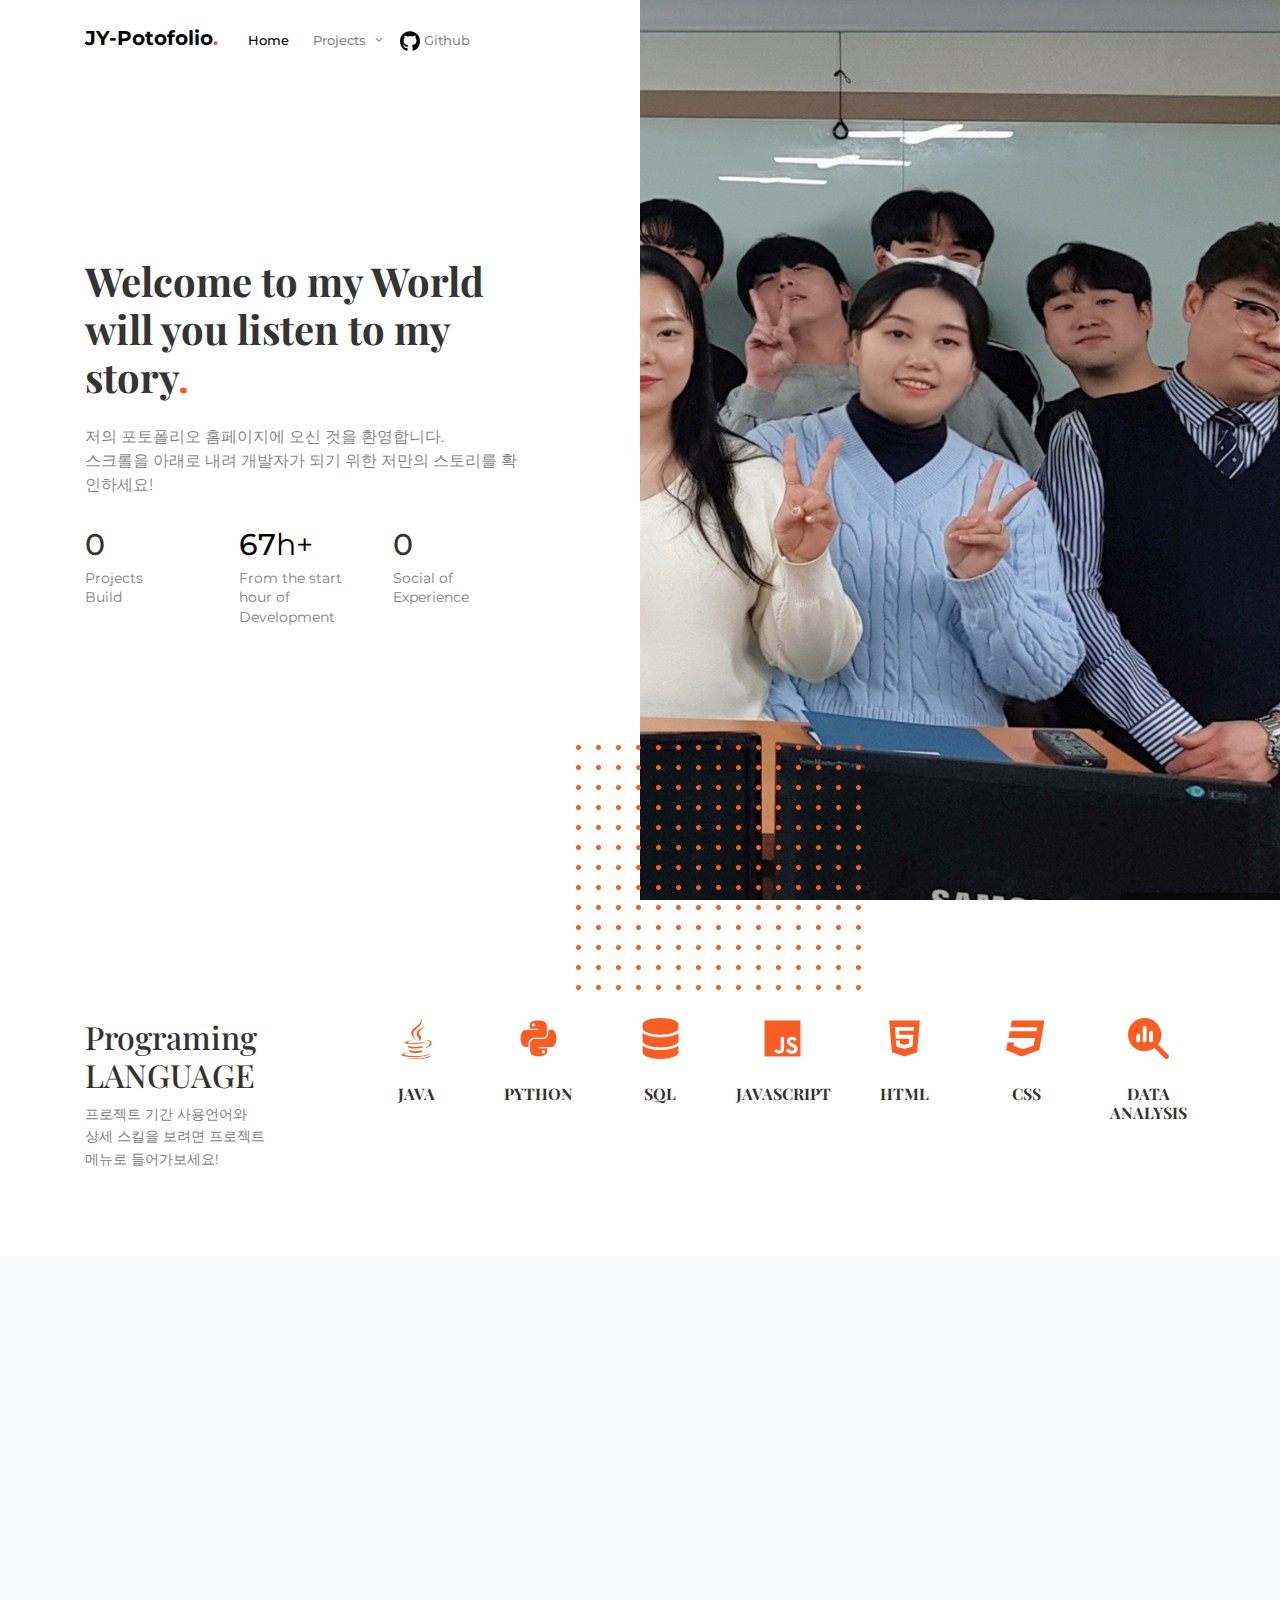
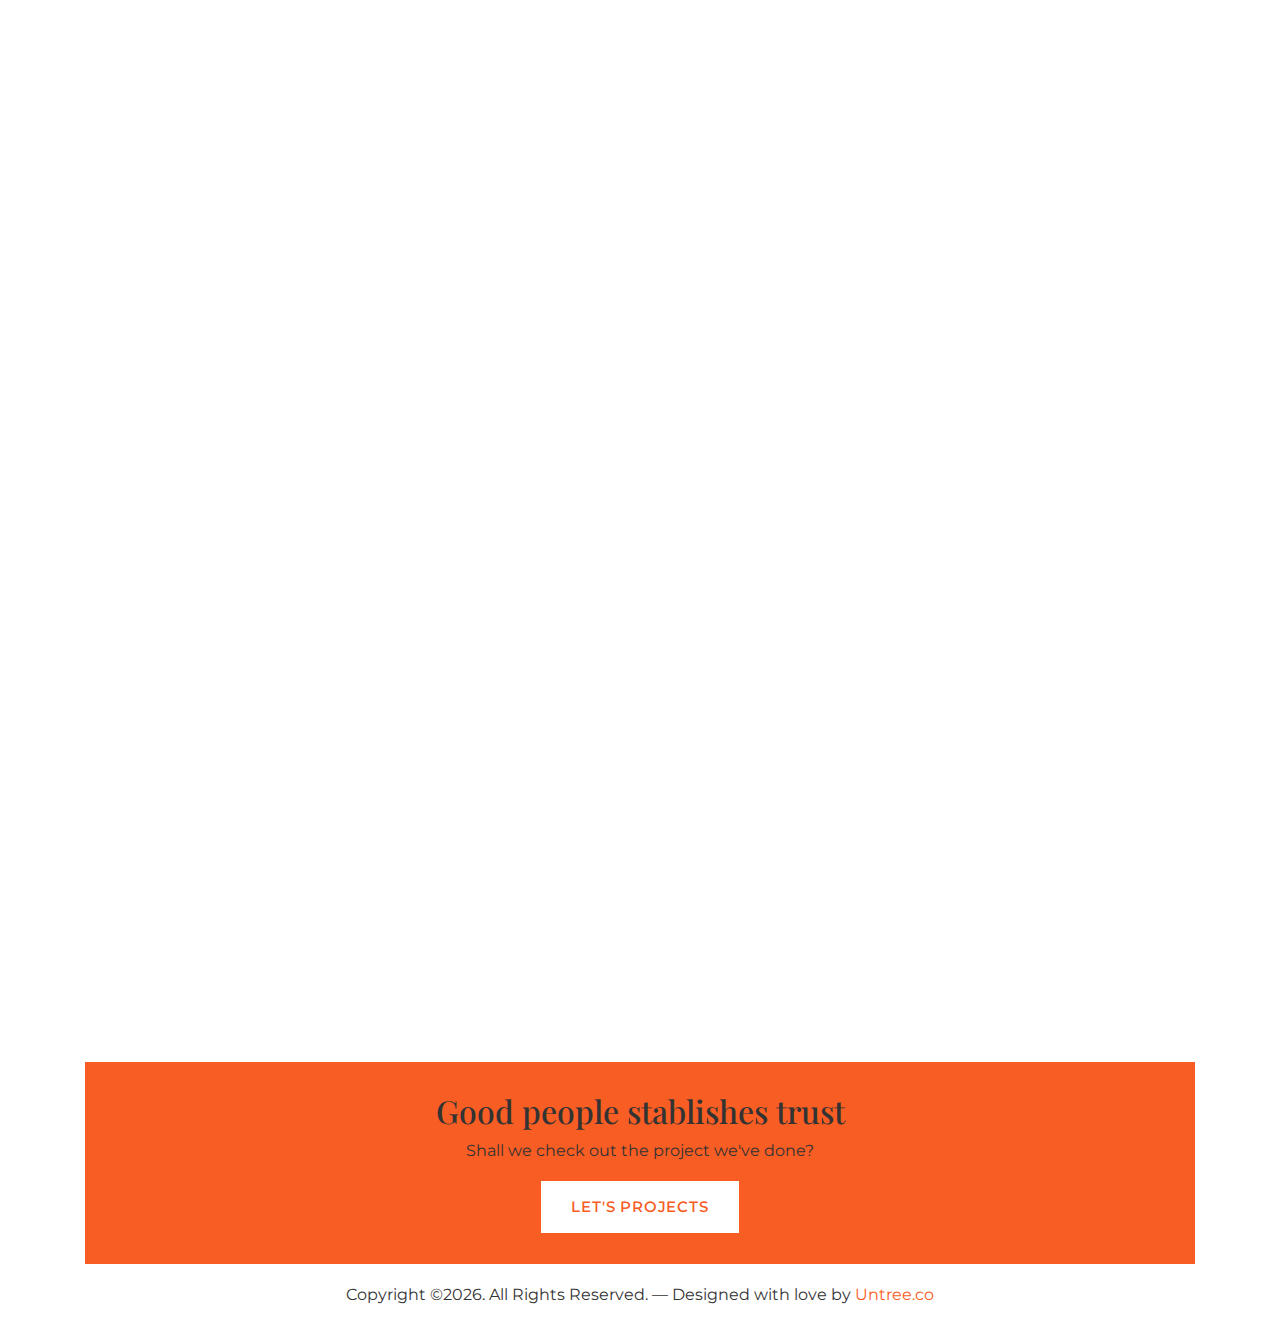
<file: index(변경전).html>
<!-- /*
* Template Name: Scout
* Template Author: Untree.co
* Tempalte URI: https://untree.co/
* License: https://creativecommons.org/licenses/by/3.0/
*/ 
/*
* 전체적인 웹페이지 모두 구현하였으면 후작업으로 할 일
* 1) 메인 주제 볼드 또는 폰트바꾸기(고딕체로/옆에 이미지에 주제가 묻힘)
* 2) 전체적인 중복내용 제거 및 가독성있게 문장 다듬기
* 3) 
*
*/
-->
<!doctype html>
<html lang="en">
<head>
  <meta charset="utf-8">
  <meta name="viewport" content="width=device-width, initial-scale=1, shrink-to-fit=no">
  <meta name="author" content="Untree.co">
  <link rel="shortcut icon" href="favicon.png">

  <meta name="description" content="" />
  <meta name="keywords" content="bootstrap, bootstrap4" />


  <link href="https://fonts.googleapis.com/css2?family=Playfair+Display:wght@400;700;900&family=Montserrat:wght@400;500;600;700&display=swap" rel="stylesheet">


  <link rel="stylesheet" href="css/bootstrap.min.css">
  <link rel="stylesheet" href="css/animate.min.css">
  <link rel="stylesheet" href="css/owl.carousel.min.css">
  <link rel="stylesheet" href="css/owl.theme.default.min.css">
  <link rel="stylesheet" href="css/jquery.fancybox.min.css">
  <link rel="stylesheet" href="fonts/icomoon/style.css">
  <link rel="stylesheet" href="fonts/flaticon/font/flaticon.css">
  <link rel="stylesheet" href="css/aos.css">
  <link rel="stylesheet" href="css/style.css">

  <title> JY-Potofolio_환영합니다</title>
</head>

<body>
  <div class="site-mobile-menu">
    <div class="site-mobile-menu-header">
      <div class="site-mobile-menu-close">
        <span class="icofont-close js-menu-toggle"></span>
      </div>
    </div>
    <div class="site-mobile-menu-body"></div>
  </div>

  <nav class="site-nav mb-5">
    <div class="sticky-nav js-sticky-header">

      <div class="container position-relative">
        <div class="site-navigation text-left dark">
          <a href="index.html" class="logo menu-absolute m-0">JY-Potofolio<span class="text-primary">.</span></a>

          <ul class="js-clone-nav pl-0 d-none d-lg-inline-block site-menu ml-md-3">
            <li class="active"><a href="index.html">Home</a></li>
            <li class="has-children">
              <a href="#">Projects</a>
              <ul class="dropdown">
                <li><a href="project1.html">친환경/녹색금융</a></li>
                <li><a href="project2.html">대기오염 캠페인</a></li>
                <li><a href="project3.html">주가예측/가상투자</a></li>
              </ul>
            </li>
            <li><a href="https://github.com/njy622">
              <svg width="20" hieght="20" xmlns="http://www.w3.org/2000/svg" viewBox="0 0 496 512">
                <path d="M165.9 397.4c0 2-2.3 3.6-5.2 3.6-3.3 .3-5.6-1.3-5.6-3.6 0-2 2.3-3.6 5.2-3.6 3-.3 5.6 1.3 5.6 3.6zm-31.1-4.5c-.7 2 1.3 4.3 4.3 4.9 2.6 1 5.6 0 6.2-2s-1.3-4.3-4.3-5.2c-2.6-.7-5.5 .3-6.2 2.3zm44.2-1.7c-2.9 .7-4.9 2.6-4.6 4.9 .3 2 2.9 3.3 5.9 2.6 2.9-.7 4.9-2.6 4.6-4.6-.3-1.9-3-3.2-5.9-2.9zM244.8 8C106.1 8 0 113.3 0 252c0 110.9 69.8 205.8 169.5 239.2 12.8 2.3 17.3-5.6 17.3-12.1 0-6.2-.3-40.4-.3-61.4 0 0-70 15-84.7-29.8 0 0-11.4-29.1-27.8-36.6 0 0-22.9-15.7 1.6-15.4 0 0 24.9 2 38.6 25.8 21.9 38.6 58.6 27.5 72.9 20.9 2.3-16 8.8-27.1 16-33.7-55.9-6.2-112.3-14.3-112.3-110.5 0-27.5 7.6-41.3 23.6-58.9-2.6-6.5-11.1-33.3 2.6-67.9 20.9-6.5 69 27 69 27 20-5.6 41.5-8.5 62.8-8.5s42.8 2.9 62.8 8.5c0 0 48.1-33.6 69-27 13.7 34.7 5.2 61.4 2.6 67.9 16 17.7 25.8 31.5 25.8 58.9 0 96.5-58.9 104.2-114.8 110.5 9.2 7.9 17 22.9 17 46.4 0 33.7-.3 75.4-.3 83.6 0 6.5 4.6 14.4 17.3 12.1C428.2 457.8 496 362.9 496 252 496 113.3 383.5 8 244.8 8zM97.2 352.9c-1.3 1-1 3.3 .7 5.2 1.6 1.6 3.9 2.3 5.2 1 1.3-1 1-3.3-.7-5.2-1.6-1.6-3.9-2.3-5.2-1zm-10.8-8.1c-.7 1.3 .3 2.9 2.3 3.9 1.6 1 3.6 .7 4.3-.7 .7-1.3-.3-2.9-2.3-3.9-2-.6-3.6-.3-4.3 .7zm32.4 35.6c-1.6 1.3-1 4.3 1.3 6.2 2.3 2.3 5.2 2.6 6.5 1 1.3-1.3 .7-4.3-1.3-6.2-2.2-2.3-5.2-2.6-6.5-1zm-11.4-14.7c-1.6 1-1.6 3.6 0 5.9 1.6 2.3 4.3 3.3 5.6 2.3 1.6-1.3 1.6-3.9 0-6.2-1.4-2.3-4-3.3-5.6-2z"/>
              </svg>
              Github</a></li>
          </ul>
          <a href="#" class="burger ml-auto float-right site-menu-toggle js-menu-toggle d-inline-block d-lg-none" data-toggle="collapse" data-target="#main-navbar">
            <span></span>
          </a>
        </div>
      </div>
    </div>
  </nav>
  
  <div class="hero d-block d-lg-flex align-items-center">

    <div class="image-hero order-1 order-lg-2" style="background-image: url('images/me1.jpg');" data-aos="fade">

    </div>

    <div class="container">
      <div class="row">
        <div class="col-lg-6">
          <div class="text-left text">
            <div class="intro mx-auto">
              <h1 class="text-left mb-4" data-aos="fade-up">Welcome to my World<br>
                will you listen to my story<span class="text-primary">.</span></h1>
              <p class="lead-2 mb-4" data-aos="fade-up">저의 포토폴리오 홈페이지에 오신 것을 환영합니다.<br>
                                                        스크롤을 아래로 내려 개발자가 되기 위한 저만의 스토리를 확인하세요!</p>
              <div class="row count-numbers stats">
                <div class="col-4 text-left" data-aos="fade-up" data-aos-delay="100">
                  <span class="counter"><span class="number" data-number="3"></span></span>
                  <p><span class="d-block">Projects</span> Build</p>
                </div>
                <div class="col-4 text-left number-wrapper" data-aos="fade-up" data-aos-delay="200">
                  <span class="counter"><span class="number" data-number="1304"></span>h+</span>
                  <p><span class="d-block">From the start hour of</span>Development</p>
                </div>
                <div class="col-4 text-left" data-aos="fade-up" data-aos-delay="300">
                  <span class="counter"><span class="number" data-number="6"></span></span>
                  <p><span class="d-block">Social of</span> Experience</p>
                </div>
              </div>
            </div>
          </div>

        </div>
      </div>
    </div>
    
  </div>

  
  <div class="untree_co-section mt-5">

    <div class="features">
      <div class="container">
        <div class="row">
          <div class="col-sm-6 col-lg-3">
            <div class="feature-v1 pr-md-5">
              <h2>Programing <span class="d-block">LANGUAGE</span></h2>
              <p>프로젝트 기간 사용언어와 <br>상세 스킬을 보려면 프로젝트 <br>메뉴로 들어가보세요!</p>

            </div>
          </div>
          <div class="col-sm-6 col-lg" style="text-align: center">
            <div class="feature-v1">
              <div class="icon">
                <svg width="41" height="41" xmlns="http://www.w3.org/2000/svg" viewBox="0 0 384 512" fill="currentColor">
                  <path d="M277.7 312.9c9.8-6.7 23.4-12.5 23.4-12.5s-38.7 7-77.2 10.2c-47.1 3.9-97.7 4.7-123.1 1.3-60.1-8 33-30.1 33-30.1s-36.1-2.4-80.6 19c-52.5 25.4 130 37 224.5 12.1zm-85.4-32.1c-19-42.7-83.1-80.2 0-145.8C296 53.2 242.8 0 242.8 0c21.5 84.5-75.6 110.1-110.7 162.6-23.9 35.9 11.7 74.4 60.2 118.2zm114.6-176.2c.1 0-175.2 43.8-91.5 140.2 24.7 28.4-6.5 54-6.5 54s62.7-32.4 33.9-72.9c-26.9-37.8-47.5-56.6 64.1-121.3zm-6.1 270.5a12.2 12.2 0 0 1 -2 2.6c128.3-33.7 81.1-118.9 19.8-97.3a17.3 17.3 0 0 0 -8.2 6.3 70.5 70.5 0 0 1 11-3c31-6.5 75.5 41.5-20.6 91.4zM348 437.4s14.5 11.9-15.9 21.2c-57.9 17.5-240.8 22.8-291.6 .7-18.3-7.9 16-19 26.8-21.3 11.2-2.4 17.7-2 17.7-2-20.3-14.3-131.3 28.1-56.4 40.2C232.8 509.4 401 461.3 348 437.4zM124.4 396c-78.7 22 47.9 67.4 148.1 24.5a185.9 185.9 0 0 1 -28.2-13.8c-44.7 8.5-65.4 9.1-106 4.5-33.5-3.8-13.9-15.2-13.9-15.2zm179.8 97.2c-78.7 14.8-175.8 13.1-233.3 3.6 0-.1 11.8 9.7 72.4 13.6 92.2 5.9 233.8-3.3 237.1-46.9 0 0-6.4 16.5-76.2 29.7zM260.6 353c-59.2 11.4-93.5 11.1-136.8 6.6-33.5-3.5-11.6-19.7-11.6-19.7-86.8 28.8 48.2 61.4 169.5 25.9a60.4 60.4 0 0 1 -21.1-12.8z"/>
                </svg>
              </div>
              <h3>JAVA</h3>
            </div>

          </div>
          <div class="col-sm-6 col-lg" style="text-align: center">
            <div class="feature-v1">
              <div class="icon">
                <svg width="41" height="41" xmlns="http://www.w3.org/2000/svg" viewBox="0 0 448 512" fill="currentColor">
                  <path d="M439.8 200.5c-7.7-30.9-22.3-54.2-53.4-54.2h-40.1v47.4c0 36.8-31.2 67.8-66.8 67.8H172.7c-29.2 0-53.4 25-53.4 54.3v101.8c0 29 25.2 46 53.4 54.3 33.8 9.9 66.3 11.7 106.8 0 26.9-7.8 53.4-23.5 53.4-54.3v-40.7H226.2v-13.6h160.2c31.1 0 42.6-21.7 53.4-54.2 11.2-33.5 10.7-65.7 0-108.6zM286.2 404c11.1 0 20.1 9.1 20.1 20.3 0 11.3-9 20.4-20.1 20.4-11 0-20.1-9.2-20.1-20.4 .1-11.3 9.1-20.3 20.1-20.3zM167.8 248.1h106.8c29.7 0 53.4-24.5 53.4-54.3V91.9c0-29-24.4-50.7-53.4-55.6-35.8-5.9-74.7-5.6-106.8 .1-45.2 8-53.4 24.7-53.4 55.6v40.7h106.9v13.6h-147c-31.1 0-58.3 18.7-66.8 54.2-9.8 40.7-10.2 66.1 0 108.6 7.6 31.6 25.7 54.2 56.8 54.2H101v-48.8c0-35.3 30.5-66.4 66.8-66.4zm-6.7-142.6c-11.1 0-20.1-9.1-20.1-20.3 .1-11.3 9-20.4 20.1-20.4 11 0 20.1 9.2 20.1 20.4s-9 20.3-20.1 20.3z"/>
                </svg>
              </div>
              <h3>PYTHON</h3>
            </div>

          </div>
          <div class="col-sm-6 col-lg" style="text-align: center">
            <div class="feature-v1">
              <div class="icon">
                <svg width="41" height="41" xmlns="http://www.w3.org/2000/svg" viewBox="0 0 448 512" fill="currentColor">
                  <path d="M448 80v48c0 44.2-100.3 80-224 80S0 172.2 0 128V80C0 35.8 100.3 0 224 0S448 35.8 448 80zM393.2 214.7c20.8-7.4 39.9-16.9 54.8-28.6V288c0 44.2-100.3 80-224 80S0 332.2 0 288V186.1c14.9 11.8 34 21.2 54.8 28.6C99.7 230.7 159.5 240 224 240s124.3-9.3 169.2-25.3zM0 346.1c14.9 11.8 34 21.2 54.8 28.6C99.7 390.7 159.5 400 224 400s124.3-9.3 169.2-25.3c20.8-7.4 39.9-16.9 54.8-28.6V432c0 44.2-100.3 80-224 80S0 476.2 0 432V346.1z"/>
                </svg>
              </div>
              <h3>SQL</h3>
            </div>

          </div>
          <div class="col-sm-6 col-lg" style="text-align: center">
            <div class="feature-v1">
              <div class="icon">
                <svg width="41" height="41" xmlns="http://www.w3.org/2000/svg" viewBox="0 0 448 512" fill="currentColor">
                  <path d="M0 32v448h448V32H0zm243.8 349.4c0 43.6-25.6 63.5-62.9 63.5-33.7 0-53.2-17.4-63.2-38.5l34.3-20.7c6.6 11.7 12.6 21.6 27.1 21.6 13.8 0 22.6-5.4 22.6-26.5V237.7h42.1v143.7zm99.6 63.5c-39.1 0-64.4-18.6-76.7-43l34.3-19.8c9 14.7 20.8 25.6 41.5 25.6 17.4 0 28.6-8.7 28.6-20.8 0-14.4-11.4-19.5-30.7-28l-10.5-4.5c-30.4-12.9-50.5-29.2-50.5-63.5 0-31.6 24.1-55.6 61.6-55.6 26.8 0 46 9.3 59.8 33.7L368 290c-7.2-12.9-15-18-27.1-18-12.3 0-20.1 7.8-20.1 18 0 12.6 7.8 17.7 25.9 25.6l10.5 4.5c35.8 15.3 55.9 31 55.9 66.2 0 37.8-29.8 58.6-69.7 58.6z"/>
                </svg>
              </div>
              <h3>JAVASCRIPT</h3>
            </div>

          </div>
          <div class="col-sm-6 col-lg" style="text-align: center">
            <div class="feature-v1">
              <div class="icon">
                <svg width="41" height="41" xmlns="http://www.w3.org/2000/svg" viewBox="0 0 384 512" fill="currentColor">
                  <path d="M0 32l34.9 395.8L191.5 480l157.6-52.2L384 32H0zm308.2 127.9H124.4l4.1 49.4h175.6l-13.6 148.4-97.9 27v.3h-1.1l-98.7-27.3-6-75.8h47.7L138 320l53.5 14.5 53.7-14.5 6-62.2H84.3L71.5 112.2h241.1l-4.4 47.7z"/>
                </svg>

              </div>
              <h3>HTML</h3>
            </div>
          </div>
          <div class="col-sm-6 col-lg" style="text-align: center">
            <div class="feature-v1">
              <div class="icon">
                <svg width="41" height="41" xmlns="http://www.w3.org/2000/svg" viewBox="0 0 512 512" fill="currentColor">
                  <path d="M480 32l-64 368-223.3 80L0 400l19.6-94.8h82l-8 40.6L210 390.2l134.1-44.4 18.8-97.1H29.5l16-82h333.7l10.5-52.7H56.3l16.3-82H480z"/>
                </svg>

              </div>
              <h3>CSS</h3>
            </div>
          </div>
          <div class="col-sm-6 col-lg" style="text-align: center;">
            <div class="feature-v1">
              <div class="icon">
                <svg width="41" height="41" xmlns="http://www.w3.org/2000/svg" viewBox="0 0 512 512" fill="currentColor">
                  <path d="M416 208c0 45.9-14.9 88.3-40 122.7L502.6 457.4c12.5 12.5 12.5 32.8 0 45.3s-32.8 12.5-45.3 0L330.7 376c-34.4 25.2-76.8 40-122.7 40C93.1 416 0 322.9 0 208S93.1 0 208 0S416 93.1 416 208zm-312 8v64c0 13.3 10.7 24 24 24s24-10.7 24-24l0-64c0-13.3-10.7-24-24-24s-24 10.7-24 24zm80-96V280c0 13.3 10.7 24 24 24s24-10.7 24-24V120c0-13.3-10.7-24-24-24s-24 10.7-24 24zm80 64v96c0 13.3 10.7 24 24 24s24-10.7 24-24V184c0-13.3-10.7-24-24-24s-24 10.7-24 24z"/></svg>
              </div>
              <h3>DATA ANALYSIS</h3>
            </div>
          </div>
        </div>
      </div>
    </div>

  </div>

  <div class="untree_co-section pricing-wrap">
    <div class="container">
      <div class="row justify-content-center">
        <div class="col-lg-7 text-center heading mb-5" data-aos="fade-up" data-aos-delay="0">
          <span class="subtitle">Projects Experience</span>
          <h2>사용자 입장에서 보다 편리하고 간편한<br> 웹 서비스를 제공하기 위해 노력하였습니다.</h2>
        </div>
      </div>

      <div class="row">
        <div class="mb-3 mb-sm-0 col-12 col-6 col-sm-6 col-md-6 col-lg-4" data-aos="fade-up" data-aos-delay="100">
          <div class="pricing color-1">
            <h4>Web Development 1</h4>
            <strong class="price">친환경/녹색금융<br>혜택 안내 CHATBOT</strong>
            <ul class="list-unstyled list mb-4">
              <li>친환경과 금융의 접목한 주제로, 그린카드로 녹색소비를 할 경우, 받을 수 있는 혜택을 CHATBOT을 통해 안내받을 수 있는 웹서비스</li>
              <li>기간: 2023.10.18 ~ 2023.11.01(10일)</li>
              <li>인원: 5명</li>
              <li>기여도:<br> FE/BE: 60%<br>Data-collection:20%<br>Design: 20%</li>
            </ul>  
            <p style=" text-align: center;"><a href="project1.html" style="font-size: 11px;" class="btn btn-primary">Get started</a></p>
          </div> <!-- /.pricing -->
        </div>
        <div class="mb-3 mb-sm-0 col-12 col-6 col-sm-6 col-md-6 col-lg-4" data-aos="fade-up" data-aos-delay="200">
          <div class="pricing color-2">
            <h4>Web Development 2</h4>
            <strong class="price">대기오염 분석/예측<br> 탄소 절감 캠페인</strong>
            <ul class="list-unstyled list mb-4">
              <li>대기오염 물질별 인체에 미치는 영향과 실시간 농도를 시각화하여 경각심 부여하고 탄소절감 캠페인 유도하는 웹 서비스</li>
              <li>기간: 2023.11.15 ~ 2023.12.27(1개월)</li>
              <li>인원: 5명</li>
              <li>기여도:<br> FE/BE: 60%<br>Data-Base: 30%<br>Design: 10%</li>
            </ul>  
            <p style=" text-align: center;"><a href="project2.html" style="font-size: 11px;" class="btn btn-primary">Get started</a></p>
          </div> <!-- /.pricing -->
        </div>
        <div class="mb-3 mb-sm-0 col-12 col-sm-12 col-md-12 col-lg-4" data-aos="fade-up" data-aos-delay="300">
          <div class="pricing color-3">
            <h4>Web Development 3</h4>
            <strong class="price">주가 예측과 가상투자 서비스</strong>
            <ul class="list-unstyled list mb-4">
              <li>실시간 가상화폐의 테이블을 시각화하여, 사용자들이 간단히 보기 쉽고, 쉽게 투자할 수 있도록 만든 모의 투자 웹서비스</li>
              <li>기간: 2024.01.15 ~ 2024.03.07(2개월)</li>
              <li>인원: 3명</li>
              <li>기여도:<br> FE/BE: 90%<br>Design: 10%</li>
            </ul>  
            <p style=" text-align: center;"><a href="project3.html" style="font-size: 11px;"  class="btn btn-primary">Get started</a></p>
          </div> <!-- /.pricing -->
        </div>
      </div>
    </div>
  </div>

  <div class="untree_co-section accordion--wrap bg-light">
    <div class="container">
      <div class="row justify-content-center">

        <div class="col-lg-7 heading text-center" data-aos="fade-up" data-aos-delay="0">
          <span class="subtitle">What did you do?</span>
          <h2 class="mb-5">NCS 직무훈련</h2>


        </div>
      </div>
      <div class="row">
        <div class="col-lg-6 mr-auto"  data-aos="fade-up" data-aos-delay="100">
          <div class="custom-accordion" id="accordion_1">
            
              <div class="accordion-item">
                <h2 class="mb-0">
                  <button class="btn btn-link collapsed" type="button" data-toggle="collapse" data-target="#collapseOne" aria-expanded="true" aria-controls="collapseOne">3번의 웹개발 프로젝트</button>
                </h2>
                <div id="collapseOne" class="collapse show" aria-labelledby="headingOne" data-parent="#accordion_1">
                  <div class="accordion-body">
                    <ul class="list mb-4">
                      <li><p>대기오염 분석과 탄소절감 캠페인 웹 개발 프로젝트<br>(KAKAP API, GOOGLE MAPS, OPEN API, CHART.JS, ORACLE DB)</p></li>
                      <li><p>친환경/녹색 금융 안내 CHATBOT 웹 개발 프로젝트<br>(CRAWLING, OCR, EMBEDED, CHATBOT, SQLite)</p></li>
                      <li><p>오픈데이터를 통한 AI 투자분석 웹 개발 프로젝트<br>(PROPHET, FAST API, GEMINI, TTS, WEBSOCKET, LANGCHAIN, UPBIT API)</p></li>
                    </ul>
                  </div>
                </div>
              </div> <!-- .accordion-item -->
              <div class="accordion-item">
                <h2 class="mb-0">
                  <button class="btn btn-link" type="button" data-toggle="collapse" data-target="#collapseTwo" aria-expanded="false" aria-controls="collapseTwo">AI 데이터 플랫폼 기반 빅데이터 분석</button>
                </h2>
              <div id="collapseTwo" class="collapse" aria-labelledby="headingTwo" data-parent="#accordion_1">
                <div class="accordion-body">
                  <ul class="list mb-4">
                    <li><p>고용노동부 · 휴먼교육센터</p></li>
                    <li><p>JAVA, PYTHON 기본문법 및 알고리즘, 자료구조</p></li>
                    <li><p>JAVA, PYTHON, JAVASCRIPT, HTML, CSS를 통한 웹 개발 프로젝트</p></li>
                    <li><p>PYTHON, OPEN API 서비스 개발, 빅데이터 분석 및 예측 모델링</p></li>
                  </ul>
                </div>
              </div>
            </div> <!-- .accordion-item -->

            <div class="accordion-item">
              <h2 class="mb-0">
                <button class="btn btn-link collapsed" type="button" data-toggle="collapse" data-target="#collapseThree" aria-expanded="false" aria-controls="collapseThree">빅데이터 기반 Biz 모델 AI 솔루션 개발</button>
              </h2>
              <div id="collapseThree" class="collapse" aria-labelledby="headingThree" data-parent="#accordion_1">
                <div class="accordion-body">
                  <ul class="list mb-4">
                    <li><p>고용노동부 · 아시아경제신문사</p></li>
                    <li><p>개발자 심화과정 교육과정(SPRING MVC, SPRING Boot, JPA, REST API, SWAGGER, LINUX 등)</p></li>
                    <li><p>현업 개발자 멘토 프로젝트 참여 및 피드백</p></li>
                    <li><p>오픈데이터를 통한 AI 투자분석 웹 개발 프로젝트</p></li>
                  </ul>
                </div>
              </div>
            </div> <!-- .accordion-item -->
            
          </div>
        </div>
        <div class="col-lg-6" data-aos="fade-up" data-aos-delay="200">
          <div class="owl-single owl-carousel no-nav">
            <img src="images/onnana.png" alt="Image" class="img-fluid">
            <img src="images/chat.png" alt="Image" class="img-fluid">
            <img src="images/bitory.png" alt="Image" class="img-fluid">
            <img src="images/human.png" alt="Image" class="img-fluid">
            <img src="images/asia.png" alt="Image" class="img-fluid">
          </div>
        </div>
      </div>
    </div>
  </div>
  <div class="untree_co-section about-wrap">
    <div class="container">
      <div class="row">
        <div class="col-lg-5 mr-auto heading mr-auto" data-aos="fade-up" data-aos-delay="0">
          <span class="subtitle">About Me</span>
          <h2>업무의 효율성을 위해 날마다 고민하며, 소통하는 당신의<br>협업자<span class="text-primary">.</span></h2>
          <p class="mb-5">Master of positivity and collaboration, full of curiosity and passion</p>
          <div class="row">
            <div class="col-md-6" data-aos="fade-up" data-aos-delay="100">
              <div class="feature">
                <span class="wrap-icon color-3">
                  <svg width="1em" height="1em" xmlns="http://www.w3.org/2000/svg" viewBox="0 0 512 512"  fill="currentColor">
                    <path d="M184 48H328c4.4 0 8 3.6 8 8V96H176V56c0-4.4 3.6-8 8-8zm-56 8V96H64C28.7 96 0 124.7 0 160v96H192 320 512V160c0-35.3-28.7-64-64-64H384V56c0-30.9-25.1-56-56-56H184c-30.9 0-56 25.1-56 56zM512 288H320v32c0 17.7-14.3 32-32 32H224c-17.7 0-32-14.3-32-32V288H0V416c0 35.3 28.7 64 64 64H448c35.3 0 64-28.7 64-64V288z"/>
                  </svg>
                </span>
                <h3>6년의 경력</h3>
                <ul class="list mb-4">
                  <li><p>원활한 소통능력과 협업력</p></li>
                  <li><p>맡은 업무를 문서화하여 기록하는 섬세함</p></li>
                  <li><p>기간 내에 맡은 일은 끝까지 이뤄내는 끈기</p></li>
                </ul>
              </div>
            </div>
            <div class="col-md-6" data-aos="fade-up" data-aos-delay="200">
              <div class="feature">
                <span class="wrap-icon color-2">
                  <svg width="42" height="42" viewBox="0 0 42 42" fill="currentColor" xmlns="http://www.w3.org/2000/svg">
                    <path fill-rule="evenodd" clip-rule="evenodd" d="M27.458 2.50393L27.6035 2.50396L32.0517 2.50396L32.1009 2.50396C32.7743 2.50394 33.3552 2.50392 33.8336 2.54301C34.3386 2.58427 34.8409 2.67536 35.3242 2.92163C36.0453 3.28902 36.6315 3.87524 36.9989 4.59628C37.2451 5.07961 37.3362 5.58188 37.3775 6.08687C37.4166 6.56533 37.4166 7.14621 37.4165 7.81955V7.8688V12.317L37.4166 12.4625V12.4626C37.4169 13.5723 37.4171 14.3404 37.2401 15.0778C37.0836 15.7294 36.8256 16.3524 36.4754 16.9239C36.0791 17.5705 35.5358 18.1135 34.7509 18.8979L34.648 19.0008L29.292 24.3568C29.8161 25.093 30.2507 25.7164 30.5853 26.2682C31.0092 26.9673 31.3222 27.6292 31.4708 28.3672C31.7088 29.5487 31.6076 30.7734 31.179 31.8998C30.9112 32.6035 30.4939 33.205 29.961 33.8251C29.4457 34.4248 28.7645 35.106 27.9241 35.9464L27.889 35.9814L26.8265 37.0439C26.561 37.3094 26.1922 37.4446 25.818 37.4137C25.4438 37.3827 25.1021 37.1887 24.8839 36.8831L21.4802 32.118C21.4267 32.1653 21.374 32.211 21.322 32.2552C20.8272 32.6753 20.3168 33.024 19.7037 33.2232C18.763 33.5288 17.7497 33.5288 16.8091 33.2232C16.196 33.024 15.6856 32.6753 15.1908 32.2552C14.7163 31.8524 14.1793 31.3154 13.536 30.6721L13.4994 30.6355L9.28503 26.4211L9.24836 26.3844L9.24831 26.3844C8.60505 25.7411 8.06813 25.2042 7.66534 24.7298C7.24522 24.2349 6.89653 23.7245 6.69732 23.1114C6.39167 22.1708 6.39167 21.1575 6.69731 20.2168C6.89653 19.6037 7.24522 19.0934 7.66534 18.5985C7.70922 18.5468 7.7547 18.4944 7.80173 18.4411L3.03965 15.0395C2.73411 14.8212 2.54008 14.4796 2.50912 14.1054C2.47815 13.7312 2.6134 13.3624 2.8789 13.0969L3.94182 12.034L3.97682 11.999C4.81717 11.1586 5.49831 10.4775 6.0979 9.96225C6.71798 9.42939 7.31943 9.01208 8.02307 8.74431C9.1494 8.31569 10.374 8.21449 11.5554 8.45239C12.2935 8.60102 12.9553 8.91393 13.6544 9.33776C14.2055 9.67184 14.8281 10.1057 15.5632 10.629L20.9197 5.27249L21.0226 5.16955L21.0226 5.16954C21.807 4.38465 22.35 3.84135 22.9966 3.44511C23.5681 3.09493 24.1911 2.83688 24.8427 2.68043C25.5802 2.50339 26.3483 2.50361 27.458 2.50393ZM9.60353 16.5887L13.4114 12.7808L13.7306 12.4614C13.1703 12.0658 12.7226 11.7603 12.3301 11.5224C11.7601 11.1768 11.3852 11.0241 11.0511 10.9568C10.3422 10.8141 9.60748 10.8748 8.93168 11.132C8.61312 11.2532 8.26845 11.4654 7.76292 11.8998C7.24587 12.3441 6.63339 12.9553 5.75154 13.8371L9.60353 16.5887ZM9.61288 20.2518C9.85737 19.9638 10.1771 19.6323 10.6107 19.1955C10.6228 19.1843 10.6348 19.1728 10.6465 19.1611L15.2167 14.5884L22.7261 7.07893C23.6528 6.15226 23.9747 5.84194 24.3315 5.62334C24.6743 5.41323 25.0481 5.2584 25.4391 5.16453C25.8459 5.06686 26.293 5.05865 27.6035 5.05865L32.0517 5.05865C32.7882 5.05865 33.2637 5.05964 33.6256 5.08921C33.9726 5.11756 34.1013 5.16569 34.1644 5.19787C34.4048 5.32033 34.6002 5.51574 34.7226 5.75609C34.7548 5.81925 34.8029 5.9479 34.8313 6.29491C34.8609 6.65683 34.8619 7.13235 34.8619 7.8688V12.317C34.8619 13.6275 34.8536 14.0746 34.756 14.4814C34.6621 14.8724 34.5073 15.2462 34.2972 15.589C34.0786 15.9458 33.7682 16.2677 32.8416 17.1944L21.2069 28.829C20.5175 29.5184 20.0541 29.9804 19.6687 30.3076C19.2947 30.6252 19.0789 30.74 18.9143 30.7935C18.4867 30.9325 18.0261 30.9325 17.5985 30.7935C17.4339 30.74 17.2181 30.6252 16.8441 30.3076C16.4587 29.9804 15.9952 29.5184 15.3059 28.829L14.1026 27.6258L16.6061 25.1222C17.1049 24.6234 17.1049 23.8146 16.6061 23.3158C16.1073 22.817 15.2985 22.817 14.7997 23.3158L12.2962 25.8193L11.0915 24.6146C10.4021 23.9253 9.94009 23.4619 9.61288 23.0764C9.29535 22.7024 9.18046 22.4866 9.12697 22.322C8.98804 21.8944 8.98804 21.4338 9.12697 21.0063C9.18046 20.8416 9.29535 20.6259 9.61288 20.2518ZM26.0863 34.1713L23.3337 30.3176L27.4598 26.1896C27.8563 26.7511 28.1624 27.1995 28.4007 27.5927C28.7464 28.1627 28.8991 28.5375 28.9664 28.8717C29.1092 29.5806 29.0485 30.3154 28.7913 30.9913C28.6701 31.3098 28.4579 31.6545 28.0234 32.1601C27.5791 32.6771 26.968 33.2895 26.0863 34.1713ZM22.094 15.7024C22.094 14.5266 23.0472 13.5734 24.2229 13.5734C25.3987 13.5734 26.3518 14.5266 26.3518 15.7024C26.3518 16.8781 25.3987 17.8313 24.2229 17.8313C23.0472 17.8313 22.094 16.8781 22.094 15.7024ZM24.2229 11.0188C21.6363 11.0188 19.5393 13.1157 19.5393 15.7024C19.5393 18.289 21.6363 20.3859 24.2229 20.3859C26.8096 20.3859 28.9065 18.289 28.9065 15.7024C28.9065 13.1157 26.8096 11.0188 24.2229 11.0188Z" />
                  </svg>
                </span>
                <h3>업무효율성을 위한 노력</h3>
                <ul class="list mb-4">
                  <li><p>신규 물류정산 시스템/신입사원 정산 메뉴얼 제작</p></li>
                  <li><p>소득 신고 등 세무 자동화 엑셀 파일 제작</p></li>
                  <li><p>현금영수증, 선불카드 이슈대응 메뉴얼 제작</p></li>
                </ul>
              </div>
            </div>
          </div>

        </div>
        <div class="col-lg-5 ml-auto">
          <div class="row">
            <div class="col-lg-6">
              <img src="images/grid-1-min.jpg" alt="Image" class="img-fluid mb-4"  data-aos="fade-up" data-aos-delay="0">
              <img src="images/Me.jpg" alt="Image" class="img-fluid"  data-aos="fade-up" data-aos-delay="100">
            </div>
            <div class="col-lg-6 mt-4">
              <img src="images/Me2.jpg" alt="Image" class="img-fluid mb-4"  data-aos="fade-up" data-aos-delay="300">
              <img src="images/grid-4-min.jpg" alt="Image" class="img-fluid mt-4"  data-aos="fade-up" data-aos-delay="400">
            </div>
          </div>
        </div>
        <div class="col-lg-6  mt-4">
          <img src="images/istj.png" width="100%" alt="Image" class="img-fluid mb-4"  data-aos="fade-up" data-aos-delay="0">
        </div>
        <div class="col-lg-6 mt-4">
          <img src="images/강점.png" width="100%" alt="Image" class="img-fluid mb-4"  data-aos="fade-up" data-aos-delay="0">
          <img src="images/기질.png" width="100%" alt="Image" class="img-fluid mb-4"  data-aos="fade-up" data-aos-delay="0">
        </div>
      </div>
    </div>
  </div>


  <div class="untree_co-section">
    <div class="testimonial-grid">
      <div class="testimonial-image" data-aos="fade-right" data-aos-delay="100" style="background-image: url('images/office_me-1.jpg')"></div>
      <div class="testimonial-inner" data-aos="fade-left" data-aos-delay="200">
        <blockquote>
          
          UI, UX (FRONT-END):<br>
          &emsp;고객의 잠재적인 니즈를 미리 예상하고 그 해결책을<br>
          &emsp;제공하는 섬세하고 적극적인 태도를 가지고 있습니다.<br>
          Web Design:<br>
          &emsp;HTML, CSS, JAVASCRIPT와 같은 프론트엔드 기술을<br>
          &emsp;활용하여, 반응형 웹사이트를 구현할 수 있으며,<br>
          &emsp;디자인 감각을 바탕으로 주어진 컨셉에 어울리는<br>
          &emsp;디자인을 창출할 수 있습니다.
          <br>
          JAVA, PYTHON, SQL (Back-end): <br>
          &emsp;게시판 제작, 오픈 API 활용, 데이터베이스 프로그래밍<br>
          &emsp;등 다양한 알고리즘을 개발하여 기능을 구현한 경험을<br>
          &emsp;바탕으로 백엔드 역량을 기여할 것을 기대합니다.
          <div class="person-image mt-3 d-flex align-items-center">
            <img src="images/img-2.png" alt="Image" class="img-fluid">
            <div>
              <span class="name">Jiyeong Nam</span>
              <span class="position">Developer</span>
            </div>
          </div>
        </blockquote>  
      </div>
    </div>
  </div>


  <div class="untree_co-section">
    <div class="container">
      <div class="row justify-content-center">

        <div class="col-lg-7 heading text-center" data-aos="fade-up" data-aos-delay="0">
          <span class="subtitle">Testimonial</span>
          <h2 class="mb-5">Happy Colleagues</h2>


        </div>
      </div>
      <div class="row justify-content-center" data-aos="fade-up" data-aos-delay="100">
        <div class="col-lg-6">
          <div class="owl-single owl-carousel no-nav">
            <div class="testimonial mx-auto">
              <figure class="img-wrap">
                <img src="images/mingkey.png" alt="Image" class="img-fluid">
              </figure>
              <h3 class="name text-black">SeHee</h3>
              <blockquote>
                <p>&ldquo;
                  항상 옆에서 부족한 부분을 채워주고 도와주는 똑순이, 힘이 들고 흔들릴 때마다
                  지지해주고 도와주는 지영이가 없었으면 나도 많이 방황했을거야. 다정하고 똑부러지는 지영이가
                  쭉 내 곁에 있었으면 좋겠어
                  &rdquo;</p>
              </blockquote>
            </div>
            <div class="testimonial mx-auto">
              <figure class="img-wrap">
                <img src="images/uiju.jpg" alt="Image" class="img-fluid">
              </figure>
              <h3 class="name text-black">Uiju</h3>
              <blockquote>
                <p>&ldquo;
                  내 자존감 지킴이 지영매니저님!! 그동안 힘든일도, 웃을 일도 많았고 고생많으셨어요.
                  업무적인 도움은 물론이고 그림선물도 주시고 볼때마다 예쁘다해주고 이런사람 또 없습니다..
                  &rdquo;</p>
              </blockquote>
            </div>

            <div class="testimonial mx-auto">
              <figure class="img-wrap">
                <img src="images/keonhwa.png" alt="Image" class="img-fluid">
              </figure>
              <h3 class="name text-black">Keonghwa</h3>
              <blockquote>
                <p>&ldquo;
                  매번 물어봐도 친절히 알려주시고, 메뉴얼까지 만들어가며, 알려주시던 지영매니저님.
                  늘 먼저 챙겨주시고 놓치지 않도록 항상 옆에서 도와주고 응원해주셔서 감사해요. 어디서든 잘하실거라 믿어요
                  &rdquo;</p>
              </blockquote>
            </div>

            <div class="testimonial mx-auto">
              <figure class="img-wrap">
                <img src="images/jeong.png" alt="Image" class="img-fluid">
              </figure>
              <h3 class="name text-black">Jaeyeoung</h3>
              <blockquote>
                <p>&ldquo;
                  매니저님, 그간 고생 많으셨습니다. 매우 아쉽지만, 항상 승승장구하는 앞날이 늘 함께하시길
                  기원합니다. 책임의식 강한 매니저님👍
                  &rdquo;</p>
              </blockquote>
            </div>
            <div class="testimonial mx-auto">
              <figure class="img-wrap">
                <img src="images/Jo.png" alt="Image" class="img-fluid">
              </figure>
              <h3 class="name text-black">Jeonhwa</h3>
              <blockquote>
                <p>&ldquo;
                  걍 그대는 존재이유만으로 저에게 힘이됩니다!!!
                  이걸로도 충분하고 있을때 더 많이 못해줘서 미안한 사람인걸
                  &rdquo;</p>
              </blockquote>
            </div>
            <div class="testimonial mx-auto">
              <figure class="img-wrap">
                <img src="images/Yoon.png" alt="Image" class="img-fluid">
              </figure>
              <h3 class="name text-black">Hyunsoo</h3>
              <blockquote>
                <p>&ldquo;
                  남지영 매니저님 그동안 고생 많으셨습니다..!
                  항상 깔끔하게 일을 잘해주신 덕분에 업무가 원활하게 진행될 수 있었고, 생각지도 못했던 이슈가 발생되었을 때도 큰 어려움 없이 문제를 해결할 수 있었습니다.
                  저희 사업장 담당들을 대표하여 감사인사 말씀 드립니다. 가시는 길이 늘 꽃길이길 바랍니다.
                  &rdquo;</p>
              </blockquote>
            </div>

          </div>
        </div>
      </div>
    </div>
  </div>

  <div class="cta-wrapper">
    <div class="container">
      <div class="row">
        <div class="col-lg-12">
          <div class="cta text-center">
            <h2>Good people stablishes trust</h2>
            <p>Shall we check out the project we've done?</p>
            <p class="mb-0"><a href="project1.html" class="btn btn-primary btn-white">Let's Projects</a></p>
          </div>
        </div>
      </div>
    </div>
  </div>

 

  <div class="row mt-5">
    <div class="col-12 text-center copyright">
      <p>Copyright &copy;<script>document.write(new Date().getFullYear());</script>. All Rights Reserved. &mdash; Designed with love by <a href="https://untree.co">Untree.co</a> <!-- License information: https://untree.co/license/ -->
      </p>

    </div>
  </div>
</div> <!-- /.container -->

  <div id="overlayer"></div>
  <div class="loader">
    <div class="spinner-border" role="status">
      <span class="sr-only">Loading...</span>
    </div>
  </div>

  <script src="js/jquery-3.4.1.min.js"></script>
  <script src="js/popper.min.js"></script>
  <script src="js/bootstrap.min.js"></script>
  <script src="js/owl.carousel.min.js"></script>
  <script src="js/jquery.animateNumber.min.js"></script>
  <script src="js/jquery.waypoints.min.js"></script>
  <script src="js/jquery.fancybox.min.js"></script>
  <script src="js/jquery.sticky.js"></script>
  <script src="js/aos.js"></script>
  <script src="js/custom.js"></script>
  
</body>

</html>
</file>
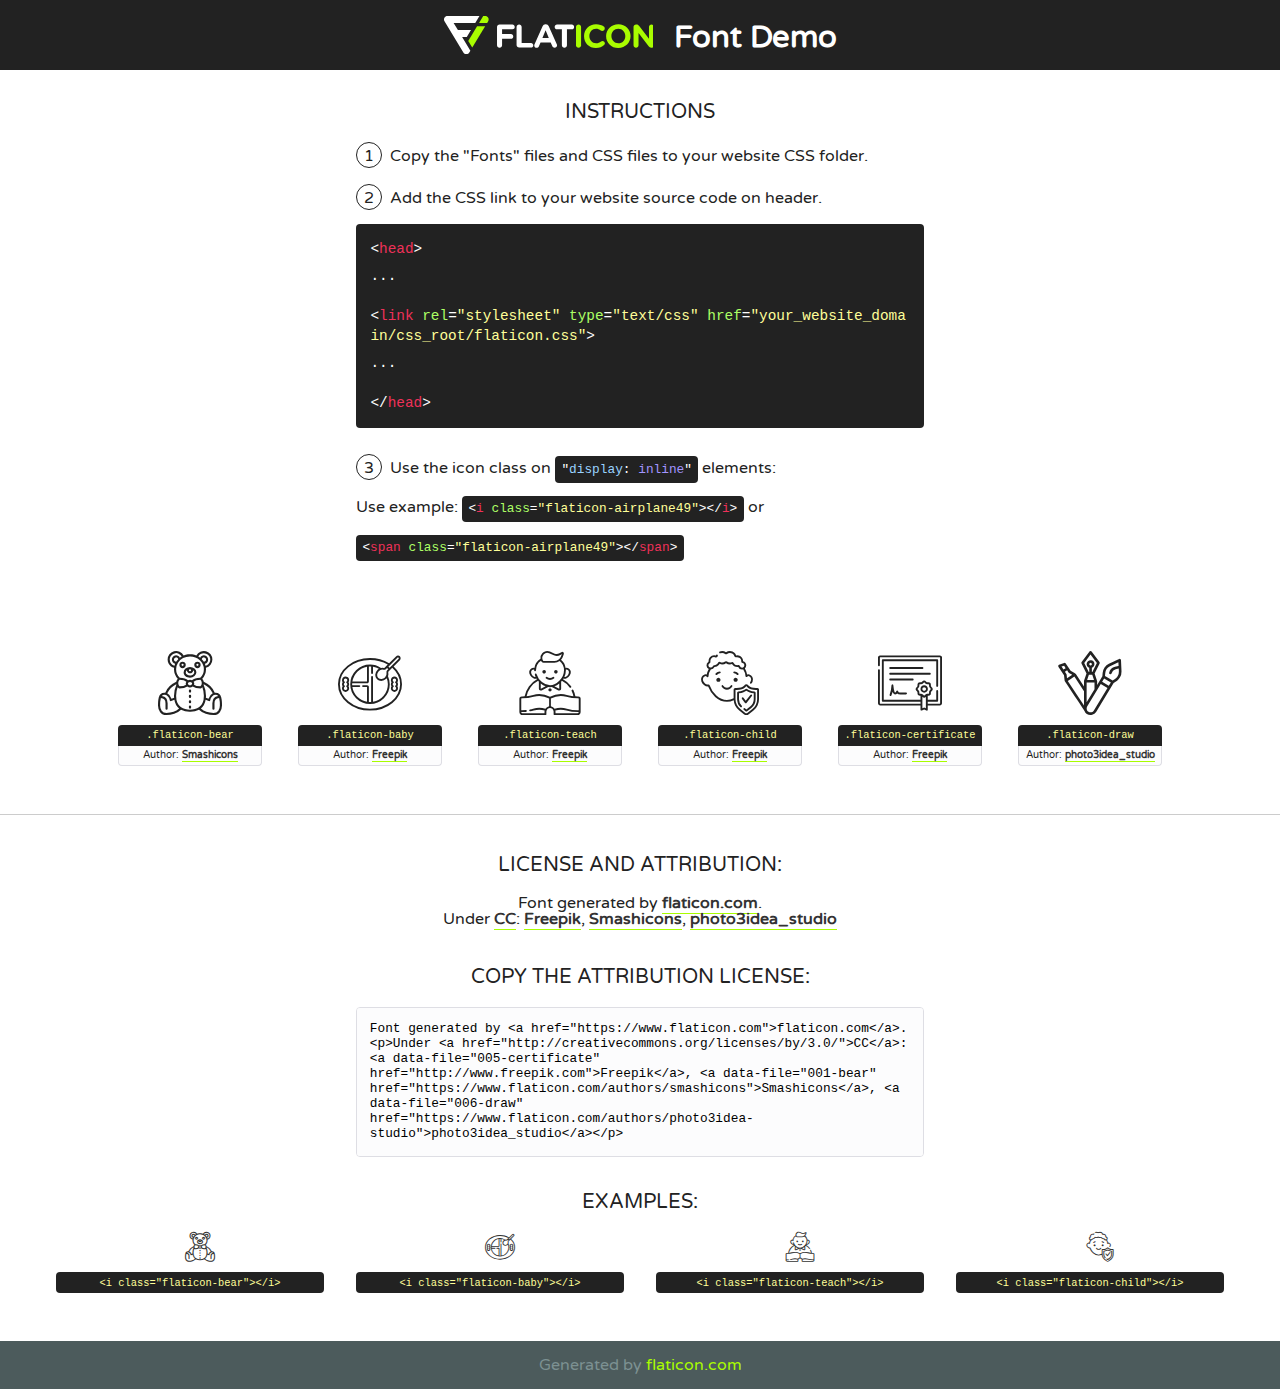
<file: fonts/flaticon/font/flaticon.html>
<!DOCTYPE html>
<!--
  Flaticon icon font: Flaticon
  Creation date: 22/06/2020 05:16
-->
<html>
<!DOCTYPE html>
<html>

<head>
    <title>Flaticon WebFont</title>
    <link href="http://fonts.googleapis.com/css?family=Varela+Round" rel="stylesheet" type="text/css" />
    <link rel="stylesheet" type="text/css" href="flaticon.css">
    <meta charset="UTF-8">
    <style>
    html, body, div, span, applet, object, iframe,
    h1, h2, h3, h4, h5, h6, p, blockquote, pre,
    a, abbr, acronym, address, big, cite, code,
    del, dfn, em, img, ins, kbd, q, s, samp,
    small, strike, strong, sub, sup, tt, var,
    b, u, i, center,
    dl, dt, dd, ol, ul, li,
    fieldset, form, label, legend,
    table, caption, tbody, tfoot, thead, tr, th, td,
    article, aside, canvas, details, embed, 
    figure, figcaption, footer, header, hgroup, 
    menu, nav, output, ruby, section, summary,
    time, mark, audio, video {
        margin: 0;
        padding: 0;
        border: 0;
        font-size: 100%;
        font: inherit;
        vertical-align: baseline;
    }
    /* HTML5 display-role reset for older browsers */
    article, aside, details, figcaption, figure, 
    footer, header, hgroup, menu, nav, section {
        display: block;
    }
    body {
        line-height: 1;
    }
    ol, ul {
        list-style: none;
    }
    blockquote, q {
        quotes: none;
    }
    blockquote:before, blockquote:after,
    q:before, q:after {
        content: '';
        content: none;
    }
    table {
        border-collapse: collapse;
        border-spacing: 0;
    }
    body {
        font-family: 'Varela Round', Helvetica, Arial, sans-serif;
        font-size: 16px;
        color: #222;
    }
    a {
        color: #333;
        border-bottom: 1px solid #a9fd00;
        font-weight: bold;
        text-decoration: none;
    }
    * {
        -moz-box-sizing: border-box;
        -webkit-box-sizing: border-box;
        box-sizing: border-box;
        margin: 0;
        padding: 0;
    }
    [class^="flaticon-"]:before, [class*=" flaticon-"]:before, [class^="flaticon-"]:after, [class*=" flaticon-"]:after {
        font-family: Flaticon;
        font-size: 30px;
        font-style: normal;
        margin-left: 20px;
        color: #333;
    }
    .wrapper {
        max-width: 600px;
        margin: auto;
        padding: 0 1em;
    }
    .title {
        font-size: 1.25em;
        text-align: center;
        margin-bottom: 1em;
        text-transform: uppercase;
    }
    header {
        text-align: center;
        background-color: #222;
        color: #fff;
        padding: 1em;
    }
    header .logo {
        width: 210px;
        height: 38px;
        display: inline-block;
        vertical-align: middle;
        margin-right: 1em;
        border: none;
    }
    header strong {
        font-size: 1.95em;
        font-weight: bold;
        vertical-align: middle;
        margin-top: 5px;
        display: inline-block;
    }
    .demo {
        margin: 2em auto;
        line-height: 1.25em;
    }
    .demo ul li {
        margin-bottom: 1em;
    }
    .demo ul li .num {
        color: #222;
        border-radius: 20px;
        display: inline-block;
        width: 26px;
        padding: 3px;
        height: 26px;
        text-align: center;
        margin-right: 0.5em;
        border: 1px solid #222;
    }
    .demo ul li code {
        background-color: #222;
        border-radius: 4px;
        padding: 0.25em 0.5em;
        display: inline-block;
        color: #fff;
        font-family: Consolas,Monaco,Lucida Console,Liberation Mono,DejaVu Sans Mono,Bitstream Vera Sans Mono,Courier New, monospace;
        font-weight: lighter;
        margin-top: 1em;
        font-size: 0.8em;
        word-break: break-all;
    }
    .demo ul li code.big {
        padding: 1em;
        font-size: 0.9em;
    }
    .demo ul li code .red {
        color: #EF3159;
    }
    .demo ul li code .green {
        color: #ACFF65;
    }
    .demo ul li code .yellow {
        color: #FFFF99;
    }
    .demo ul li code .blue {
        color: #99D3FF;
    }
    .demo ul li code .purple {
        color: #A295FF;
    }
    .demo ul li code .dots {
        margin-top: 0.5em;
        display: block;
    }
    #glyphs {
        border-bottom: 1px solid #ccc;
        padding: 2em 0;
        text-align: center;
    }
    .glyph {
        display: inline-block;
        width: 9em;
        margin: 1em;
        text-align: center;
        vertical-align: top;
        background: #FFF;
    }
    .glyph .glyph-icon {
        padding: 10px;
        display: block;
        font-family:"Flaticon";
        font-size: 64px;
        line-height: 1;
    }
    .glyph .glyph-icon:before {
        font-size: 64px;
        color: #222;
        margin-left: 0;
    }
    .class-name {
        font-size: 0.65em;
        background-color: #222;
        color: #fff;
        border-radius: 4px 4px 0 0;
        padding: 0.5em;
        color: #FFFF99;
        font-family: Consolas,Monaco,Lucida Console,Liberation Mono,DejaVu Sans Mono,Bitstream Vera Sans Mono,Courier New, monospace;
    }
    .author-name {
        font-size: 0.6em;
        background-color: #fcfcfd;
        border: 1px solid #DEDEE4;
        border-top: 0;
        border-radius: 0 0 4px 4px;
        padding: 0.5em;
    }
    .class-name:last-child {
        font-size: 10px;
        color:#888;
    }
    .class-name:last-child a {
        font-size: 10px;
        color:#555;
    }
    .class-name:last-child a:hover {
        color:#a9fd00;
    }
    .glyph > input {
        display: block;
        width: 100px;
        margin: 5px auto;
        text-align: center;
        font-size: 12px;
        cursor: text;
    }
    .glyph > input.icon-input {
        font-family:"Flaticon";
        font-size: 16px;
        margin-bottom: 10px;
    }
    .attribution .title {
        margin-top: 2em;
    }
    .attribution textarea {
        background-color: #fcfcfd;
        padding: 1em;
        border: none;
        box-shadow: none;
        border: 1px solid #DEDEE4;
        border-radius: 4px;
        resize: none;
        width: 100%;
        height: 150px;
        font-size: 0.8em;
        font-family: Consolas,Monaco,Lucida Console,Liberation Mono,DejaVu Sans Mono,Bitstream Vera Sans Mono,Courier New, monospace;
        -webkit-appearance: none;
    }
    .iconsuse {
        margin: 2em auto;
        text-align: center;
        max-width: 1200px;
    }
    .iconsuse:after {
        content: '';
        display: table;
        clear: both;
    }
    .iconsuse .image {
        float: left;
        width: 25%;
        padding: 0 1em;
    }
    .iconsuse .image p {
        margin-bottom: 1em;
    }
    .iconsuse .image span {
        display: block;
        font-size: 0.65em;
        background-color: #222;
        color: #fff;
        border-radius: 4px;
        padding: 0.5em;
        color: #FFFF99;
        margin-top: 1em;
        font-family: Consolas,Monaco,Lucida Console,Liberation Mono,DejaVu Sans Mono,Bitstream Vera Sans Mono,Courier New, monospace;
    }
    #footer {
        text-align: center;
        background-color: #4C5B5C;
        color: #7c9192;
        padding: 1em;
    }
    #footer a {
        border: none;
        color: #a9fd00;
        font-weight: normal;
    }
    @media (max-width: 960px) {
        .iconsuse .image {
            width: 50%;
        }
    }
    @media (max-width: 560px) {
        .iconsuse .image {
            width: 100%;
        }
    }
    </style>
</head>

<body class="characters-off">

    <header>
        <a href="https://www.flaticon.com" target="_blank" class="logo">
            <svg version="1.1" xmlns="http://www.w3.org/2000/svg" xmlns:xlink="http://www.w3.org/1999/xlink" xmlns:a="http://ns.adobe.com/AdobeSVGViewerExtensions/3.0/" viewBox="0 0 560.875 102.036" enable-background="new 0 0 560.875 102.036" xml:space="preserve">
                <defs>
                </defs>
                <g>
                    <g class="letters">
                        <path fill="#ffffff" d="M141.596,29.675c0-3.777,2.985-6.767,6.764-6.767h34.438c3.426,0,6.15,2.728,6.15,6.15
                        c0,3.43-2.724,6.149-6.15,6.149h-27.674v13.091h23.719c3.429,0,6.151,2.724,6.151,6.15c0,3.43-2.723,6.149-6.151,6.149h-23.719
                        v17.574c0,3.773-2.986,6.761-6.764,6.761c-3.779,0-6.764-2.989-6.764-6.761V29.675z"></path>
                        <path fill="#ffffff" d="M193.844,29.149c0-3.781,2.985-6.767,6.764-6.767c3.776,0,6.763,2.985,6.763,6.767v42.957h25.039
                        c3.426,0,6.149,2.726,6.149,6.153c0,3.425-2.723,6.15-6.149,6.15h-31.802c-3.779,0-6.764-2.986-6.764-6.768V29.149z"></path>
                        <path fill="#ffffff" d="M241.891,75.71l21.438-48.407c1.492-3.341,4.215-5.357,7.906-5.357h0.792
                        c3.686,0,6.323,2.017,7.815,5.357l21.439,48.407c0.436,0.967,0.701,1.845,0.701,2.723c0,3.602-2.809,6.501-6.414,6.501
                        c-3.161,0-5.269-1.845-6.499-4.655l-4.132-9.661h-27.059l-4.301,10.102c-1.144,2.631-3.426,4.214-6.237,4.214
                        c-3.517,0-6.24-2.81-6.24-6.325C241.1,77.64,241.451,76.677,241.891,75.71z M279.932,58.666l-8.521-20.297l-8.526,20.297H279.932
                        z"></path>
                        <path fill="#ffffff" d="M314.864,35.387H301.86c-3.429,0-6.239-2.813-6.239-6.238c0-3.429,2.811-6.24,6.239-6.24h39.533
                        c3.426,0,6.237,2.811,6.237,6.24c0,3.425-2.811,6.238-6.237,6.238h-13.001v42.785c0,3.773-2.99,6.761-6.764,6.761
                        c-3.779,0-6.764-2.989-6.764-6.761V35.387z"></path>
                        <path fill="#A9FD00" d="M352.615,29.149c0-3.781,2.985-6.767,6.767-6.767c3.774,0,6.761,2.985,6.761,6.767v49.024
                        c0,3.773-2.987,6.761-6.761,6.761c-3.781,0-6.767-2.989-6.767-6.761V29.149z"></path>
                        <path fill="#A9FD00" d="M374.132,53.836v-0.179c0-17.481,13.178-31.801,32.065-31.801c9.22,0,15.459,2.458,20.557,6.238
                        c1.402,1.054,2.637,2.985,2.637,5.357c0,3.692-2.985,6.59-6.681,6.59c-1.845,0-3.071-0.702-4.044-1.319
                        c-3.776-2.813-7.729-4.393-12.562-4.393c-10.364,0-17.831,8.611-17.831,19.154v0.173c0,10.542,7.291,19.329,17.831,19.329
                        c5.715,0,9.492-1.756,13.359-4.834c1.049-0.874,2.458-1.491,4.039-1.491c3.429,0,6.325,2.813,6.325,6.236
                        c0,2.106-1.056,3.78-2.282,4.834c-5.539,4.834-12.036,7.733-21.878,7.733C387.572,85.464,374.132,71.493,374.132,53.836z"></path>
                        <path fill="#A9FD00" d="M433.009,53.836v-0.179c0-17.481,13.79-31.801,32.766-31.801c18.981,0,32.592,14.143,32.592,31.628v0.173
                        c0,17.483-13.785,31.807-32.769,31.807C446.625,85.464,433.009,71.32,433.009,53.836z M484.224,53.836v-0.179
                        c0-10.539-7.725-19.326-18.626-19.326c-10.893,0-18.449,8.611-18.449,19.154v0.173c0,10.542,7.73,19.329,18.626,19.329
                        C476.676,72.986,484.224,64.378,484.224,53.836z"></path>
                        <path fill="#A9FD00" d="M506.233,29.321c0-3.774,2.99-6.763,6.767-6.763h1.401c3.252,0,5.183,1.583,7.029,3.953l26.093,34.265
                        V29.059c0-3.692,2.99-6.677,6.681-6.677c3.683,0,6.671,2.985,6.671,6.677v48.934c0,3.78-2.987,6.765-6.764,6.765h-0.436
                        c-3.257,0-5.188-1.581-7.034-3.953l-27.056-35.492v32.944c0,3.687-2.985,6.676-6.678,6.676c-3.683,0-6.673-2.989-6.673-6.676
                        V29.321z"></path>
                    </g>
                    <g class="insignia">
                        <path fill="#ffffff" d="M48.372,56.137h12.517l11.156-18.537H37.186L25.688,18.539h57.825L94.668,0H9.271
                        C5.925,0,2.842,1.801,1.198,4.716c-1.644,2.907-1.593,6.482,0.134,9.343l50.38,83.501c1.678,2.781,4.689,4.476,7.938,4.476
                        c3.246,0,6.257-1.695,7.935-4.476l2.898-4.804L48.372,56.137z"></path>
                        <g class="i">
                            <path fill="#A9FD00" d="M93.575,18.539h0.031v0.004l21.652,0.004l2.705-4.488c1.727-2.861,1.778-6.436,0.133-9.343
                            C116.454,1.801,113.371,0,110.026,0h-5.294L93.575,18.539z"></path>
                            <polygon fill="#A9FD00" points="88.291,27.356 64.725,66.486 75.519,84.404 109.942,27.356"></polygon>
                        </g>
                    </g>
                </g>
            </svg>
        </a>
        <strong>Font Demo</strong>
    </header>


    <section class="demo wrapper">

        <p class="title">Instructions</p>

        <ul>
            <li>
                <span class="num">1</span>Copy the "Fonts" files and CSS files to your website CSS folder.
            </li>
            <li>
                <span class="num">2</span>Add the CSS link to your website source code on header.
                <code class="big">
                    &lt;<span class="red">head</span>&gt;
                    <br/><span class="dots">...</span>
                    <br/>&lt;<span class="red">link</span> <span class="green">rel</span>=<span class="yellow">"stylesheet"</span> <span class="green">type</span>=<span class="yellow">"text/css"</span> <span class="green">href</span>=<span class="yellow">"your_website_domain/css_root/flaticon.css"</span>&gt;
                    <br/><span class="dots">...</span>
                    <br/>&lt;/<span class="red">head</span>&gt;
                </code>
            </li>

            <li>
                <p>
                    <span class="num">3</span>Use the icon class on <code>"<span class="blue">display</span>:<span class="purple"> inline</span>"</code> elements:
                    <br />
                    Use example: <code>&lt;<span class="red">i</span> <span class="green">class</span>=<span class="yellow">&quot;flaticon-airplane49&quot;</span>&gt;&lt;/<span class="red">i</span>&gt;</code> or <code>&lt;<span class="red">span</span> <span class="green">class</span>=<span class="yellow">&quot;flaticon-airplane49&quot;</span>&gt;&lt;/<span class="red">span</span>&gt;</code>
            </li>
        </ul>

    </section>




   <section id="glyphs">          
    
      
        <div class="glyph"><div class="glyph-icon flaticon-bear"></div>
            <div class="class-name">.flaticon-bear</div>
            <div class="author-name">Author: <a data-file="001-bear" href="https://www.flaticon.com/authors/smashicons">Smashicons</a> </div> 
        </div>        
        
        <div class="glyph"><div class="glyph-icon flaticon-baby"></div>
            <div class="class-name">.flaticon-baby</div>
            <div class="author-name">Author: <a data-file="002-baby" href="http://www.freepik.com">Freepik</a> </div> 
        </div>        
        
        <div class="glyph"><div class="glyph-icon flaticon-teach"></div>
            <div class="class-name">.flaticon-teach</div>
            <div class="author-name">Author: <a data-file="003-teach" href="http://www.freepik.com">Freepik</a> </div> 
        </div>        
        
        <div class="glyph"><div class="glyph-icon flaticon-child"></div>
            <div class="class-name">.flaticon-child</div>
            <div class="author-name">Author: <a data-file="004-child" href="http://www.freepik.com">Freepik</a> </div> 
        </div>        
        
        <div class="glyph"><div class="glyph-icon flaticon-certificate"></div>
            <div class="class-name">.flaticon-certificate</div>
            <div class="author-name">Author: <a data-file="005-certificate" href="http://www.freepik.com">Freepik</a> </div> 
        </div>        
        
        <div class="glyph"><div class="glyph-icon flaticon-draw"></div>
            <div class="class-name">.flaticon-draw</div>
            <div class="author-name">Author: <a data-file="006-draw" href="https://www.flaticon.com/authors/photo3idea-studio">photo3idea_studio</a> </div> 
        </div>        
        

    </section>



    <section class="attribution wrapper"   style="text-align:center;">

      <div class="title">License and attribution:</div><div class="attrDiv">Font generated by <a href="https://www.flaticon.com">flaticon.com</a>. <div><p>Under <a href="http://creativecommons.org/licenses/by/3.0/">CC</a>: <a data-file="005-certificate" href="http://www.freepik.com">Freepik</a>, <a data-file="001-bear" href="https://www.flaticon.com/authors/smashicons">Smashicons</a>, <a data-file="006-draw" href="https://www.flaticon.com/authors/photo3idea-studio">photo3idea_studio</a></p>  </div>
      </div>
      <div class="title">Copy the Attribution License:</div>

    <textarea onclick="this.focus();this.select();">Font generated by &lt;a href=&quot;https://www.flaticon.com&quot;&gt;flaticon.com&lt;/a&gt;. <p>Under <a href="http://creativecommons.org/licenses/by/3.0/">CC</a>: <a data-file="005-certificate" href="http://www.freepik.com">Freepik</a>, <a data-file="001-bear" href="https://www.flaticon.com/authors/smashicons">Smashicons</a>, <a data-file="006-draw" href="https://www.flaticon.com/authors/photo3idea-studio">photo3idea_studio</a></p>  
     </textarea>

    </section>

    <section class="iconsuse">

          <div class="title">Examples:</div>            
             
            <div class="image">
                <p>
                    <i class="glyph-icon flaticon-bear"></i> 
                    <span>&lt;i class=&quot;flaticon-bear&quot;&gt;&lt;/i&gt;</span>
                </p>
            </div>
            
            <div class="image">
                <p>
                    <i class="glyph-icon flaticon-baby"></i> 
                    <span>&lt;i class=&quot;flaticon-baby&quot;&gt;&lt;/i&gt;</span>
                </p>
            </div>
            
            <div class="image">
                <p>
                    <i class="glyph-icon flaticon-teach"></i> 
                    <span>&lt;i class=&quot;flaticon-teach&quot;&gt;&lt;/i&gt;</span>
                </p>
            </div>
            
            <div class="image">
                <p>
                    <i class="glyph-icon flaticon-child"></i> 
                    <span>&lt;i class=&quot;flaticon-child&quot;&gt;&lt;/i&gt;</span>
                </p>
            </div>
                       
        </div>
                            
    </section>

<div id="footer">
    <div>Generated by <a href="https://www.flaticon.com">flaticon.com</a>
    </div>
</div>



</body>
</html>
</file>
<file: fonts/icomoon/style.css>
@font-face {
  font-family: 'icomoon';
  src:  url('fonts/icomoon.eot?10si43');
  src:  url('fonts/icomoon.eot?10si43#iefix') format('embedded-opentype'),
    url('fonts/icomoon.ttf?10si43') format('truetype'),
    url('fonts/icomoon.woff?10si43') format('woff'),
    url('fonts/icomoon.svg?10si43#icomoon') format('svg');
  font-weight: normal;
  font-style: normal;
}

[class^="icon-"], [class*=" icon-"] {
  /* use !important to prevent issues with browser extensions that change fonts */
  font-family: 'icomoon' !important;
  speak: none;
  font-style: normal;
  font-weight: normal;
  font-variant: normal;
  text-transform: none;
  line-height: 1;

  /* Better Font Rendering =========== */
  -webkit-font-smoothing: antialiased;
  -moz-osx-font-smoothing: grayscale;
}

.icon-asterisk:before {
  content: "\f069";
}
.icon-plus:before {
  content: "\f067";
}
.icon-question:before {
  content: "\f128";
}
.icon-minus:before {
  content: "\f068";
}
.icon-glass:before {
  content: "\f000";
}
.icon-music:before {
  content: "\f001";
}
.icon-search:before {
  content: "\f002";
}
.icon-envelope-o:before {
  content: "\f003";
}
.icon-heart:before {
  content: "\f004";
}
.icon-star:before {
  content: "\f005";
}
.icon-star-o:before {
  content: "\f006";
}
.icon-user:before {
  content: "\f007";
}
.icon-film:before {
  content: "\f008";
}
.icon-th-large:before {
  content: "\f009";
}
.icon-th:before {
  content: "\f00a";
}
.icon-th-list:before {
  content: "\f00b";
}
.icon-check:before {
  content: "\f00c";
}
.icon-close:before {
  content: "\f00d";
}
.icon-remove:before {
  content: "\f00d";
}
.icon-times:before {
  content: "\f00d";
}
.icon-search-plus:before {
  content: "\f00e";
}
.icon-search-minus:before {
  content: "\f010";
}
.icon-power-off:before {
  content: "\f011";
}
.icon-signal:before {
  content: "\f012";
}
.icon-cog:before {
  content: "\f013";
}
.icon-gear:before {
  content: "\f013";
}
.icon-trash-o:before {
  content: "\f014";
}
.icon-home:before {
  content: "\f015";
}
.icon-file-o:before {
  content: "\f016";
}
.icon-clock-o:before {
  content: "\f017";
}
.icon-road:before {
  content: "\f018";
}
.icon-download:before {
  content: "\f019";
}
.icon-arrow-circle-o-down:before {
  content: "\f01a";
}
.icon-arrow-circle-o-up:before {
  content: "\f01b";
}
.icon-inbox:before {
  content: "\f01c";
}
.icon-play-circle-o:before {
  content: "\f01d";
}
.icon-repeat:before {
  content: "\f01e";
}
.icon-rotate-right:before {
  content: "\f01e";
}
.icon-refresh:before {
  content: "\f021";
}
.icon-list-alt:before {
  content: "\f022";
}
.icon-lock:before {
  content: "\f023";
}
.icon-flag:before {
  content: "\f024";
}
.icon-headphones:before {
  content: "\f025";
}
.icon-volume-off:before {
  content: "\f026";
}
.icon-volume-down:before {
  content: "\f027";
}
.icon-volume-up:before {
  content: "\f028";
}
.icon-qrcode:before {
  content: "\f029";
}
.icon-barcode:before {
  content: "\f02a";
}
.icon-tag:before {
  content: "\f02b";
}
.icon-tags:before {
  content: "\f02c";
}
.icon-book:before {
  content: "\f02d";
}
.icon-bookmark:before {
  content: "\f02e";
}
.icon-print:before {
  content: "\f02f";
}
.icon-camera:before {
  content: "\f030";
}
.icon-font:before {
  content: "\f031";
}
.icon-bold:before {
  content: "\f032";
}
.icon-italic:before {
  content: "\f033";
}
.icon-text-height:before {
  content: "\f034";
}
.icon-text-width:before {
  content: "\f035";
}
.icon-align-left:before {
  content: "\f036";
}
.icon-align-center:before {
  content: "\f037";
}
.icon-align-right:before {
  content: "\f038";
}
.icon-align-justify:before {
  content: "\f039";
}
.icon-list:before {
  content: "\f03a";
}
.icon-dedent:before {
  content: "\f03b";
}
.icon-outdent:before {
  content: "\f03b";
}
.icon-indent:before {
  content: "\f03c";
}
.icon-video-camera:before {
  content: "\f03d";
}
.icon-image:before {
  content: "\f03e";
}
.icon-photo:before {
  content: "\f03e";
}
.icon-picture-o:before {
  content: "\f03e";
}
.icon-pencil:before {
  content: "\f040";
}
.icon-map-marker:before {
  content: "\f041";
}
.icon-adjust:before {
  content: "\f042";
}
.icon-tint:before {
  content: "\f043";
}
.icon-edit:before {
  content: "\f044";
}
.icon-pencil-square-o:before {
  content: "\f044";
}
.icon-share-square-o:before {
  content: "\f045";
}
.icon-check-square-o:before {
  content: "\f046";
}
.icon-arrows:before {
  content: "\f047";
}
.icon-step-backward:before {
  content: "\f048";
}
.icon-fast-backward:before {
  content: "\f049";
}
.icon-backward:before {
  content: "\f04a";
}
.icon-play:before {
  content: "\f04b";
}
.icon-pause:before {
  content: "\f04c";
}
.icon-stop:before {
  content: "\f04d";
}
.icon-forward:before {
  content: "\f04e";
}
.icon-fast-forward:before {
  content: "\f050";
}
.icon-step-forward:before {
  content: "\f051";
}
.icon-eject:before {
  content: "\f052";
}
.icon-chevron-left:before {
  content: "\f053";
}
.icon-chevron-right:before {
  content: "\f054";
}
.icon-plus-circle:before {
  content: "\f055";
}
.icon-minus-circle:before {
  content: "\f056";
}
.icon-times-circle:before {
  content: "\f057";
}
.icon-check-circle:before {
  content: "\f058";
}
.icon-question-circle:before {
  content: "\f059";
}
.icon-info-circle:before {
  content: "\f05a";
}
.icon-crosshairs:before {
  content: "\f05b";
}
.icon-times-circle-o:before {
  content: "\f05c";
}
.icon-check-circle-o:before {
  content: "\f05d";
}
.icon-ban:before {
  content: "\f05e";
}
.icon-arrow-left:before {
  content: "\f060";
}
.icon-arrow-right:before {
  content: "\f061";
}
.icon-arrow-up:before {
  content: "\f062";
}
.icon-arrow-down:before {
  content: "\f063";
}
.icon-mail-forward:before {
  content: "\f064";
}
.icon-share:before {
  content: "\f064";
}
.icon-expand:before {
  content: "\f065";
}
.icon-compress:before {
  content: "\f066";
}
.icon-exclamation-circle:before {
  content: "\f06a";
}
.icon-gift:before {
  content: "\f06b";
}
.icon-leaf:before {
  content: "\f06c";
}
.icon-fire:before {
  content: "\f06d";
}
.icon-eye:before {
  content: "\f06e";
}
.icon-eye-slash:before {
  content: "\f070";
}
.icon-exclamation-triangle:before {
  content: "\f071";
}
.icon-warning:before {
  content: "\f071";
}
.icon-plane:before {
  content: "\f072";
}
.icon-calendar:before {
  content: "\f073";
}
.icon-random:before {
  content: "\f074";
}
.icon-comment:before {
  content: "\f075";
}
.icon-magnet:before {
  content: "\f076";
}
.icon-chevron-up:before {
  content: "\f077";
}
.icon-chevron-down:before {
  content: "\f078";
}
.icon-retweet:before {
  content: "\f079";
}
.icon-shopping-cart:before {
  content: "\f07a";
}
.icon-folder:before {
  content: "\f07b";
}
.icon-folder-open:before {
  content: "\f07c";
}
.icon-arrows-v:before {
  content: "\f07d";
}
.icon-arrows-h:before {
  content: "\f07e";
}
.icon-bar-chart:before {
  content: "\f080";
}
.icon-bar-chart-o:before {
  content: "\f080";
}
.icon-twitter-square:before {
  content: "\f081";
}
.icon-facebook-square:before {
  content: "\f082";
}
.icon-camera-retro:before {
  content: "\f083";
}
.icon-key:before {
  content: "\f084";
}
.icon-cogs:before {
  content: "\f085";
}
.icon-gears:before {
  content: "\f085";
}
.icon-comments:before {
  content: "\f086";
}
.icon-thumbs-o-up:before {
  content: "\f087";
}
.icon-thumbs-o-down:before {
  content: "\f088";
}
.icon-star-half:before {
  content: "\f089";
}
.icon-heart-o:before {
  content: "\f08a";
}
.icon-sign-out:before {
  content: "\f08b";
}
.icon-linkedin-square:before {
  content: "\f08c";
}
.icon-thumb-tack:before {
  content: "\f08d";
}
.icon-external-link:before {
  content: "\f08e";
}
.icon-sign-in:before {
  content: "\f090";
}
.icon-trophy:before {
  content: "\f091";
}
.icon-github-square:before {
  content: "\f092";
}
.icon-upload:before {
  content: "\f093";
}
.icon-lemon-o:before {
  content: "\f094";
}
.icon-phone:before {
  content: "\f095";
}
.icon-square-o:before {
  content: "\f096";
}
.icon-bookmark-o:before {
  content: "\f097";
}
.icon-phone-square:before {
  content: "\f098";
}
.icon-twitter:before {
  content: "\f099";
}
.icon-facebook:before {
  content: "\f09a";
}
.icon-facebook-f:before {
  content: "\f09a";
}
.icon-github:before {
  content: "\f09b";
}
.icon-unlock:before {
  content: "\f09c";
}
.icon-credit-card:before {
  content: "\f09d";
}
.icon-feed:before {
  content: "\f09e";
}
.icon-rss:before {
  content: "\f09e";
}
.icon-hdd-o:before {
  content: "\f0a0";
}
.icon-bullhorn:before {
  content: "\f0a1";
}
.icon-bell-o:before {
  content: "\f0a2";
}
.icon-certificate:before {
  content: "\f0a3";
}
.icon-hand-o-right:before {
  content: "\f0a4";
}
.icon-hand-o-left:before {
  content: "\f0a5";
}
.icon-hand-o-up:before {
  content: "\f0a6";
}
.icon-hand-o-down:before {
  content: "\f0a7";
}
.icon-arrow-circle-left:before {
  content: "\f0a8";
}
.icon-arrow-circle-right:before {
  content: "\f0a9";
}
.icon-arrow-circle-up:before {
  content: "\f0aa";
}
.icon-arrow-circle-down:before {
  content: "\f0ab";
}
.icon-globe:before {
  content: "\f0ac";
}
.icon-wrench:before {
  content: "\f0ad";
}
.icon-tasks:before {
  content: "\f0ae";
}
.icon-filter:before {
  content: "\f0b0";
}
.icon-briefcase:before {
  content: "\f0b1";
}
.icon-arrows-alt:before {
  content: "\f0b2";
}
.icon-group:before {
  content: "\f0c0";
}
.icon-users:before {
  content: "\f0c0";
}
.icon-chain:before {
  content: "\f0c1";
}
.icon-link:before {
  content: "\f0c1";
}
.icon-cloud:before {
  content: "\f0c2";
}
.icon-flask:before {
  content: "\f0c3";
}
.icon-cut:before {
  content: "\f0c4";
}
.icon-scissors:before {
  content: "\f0c4";
}
.icon-copy:before {
  content: "\f0c5";
}
.icon-files-o:before {
  content: "\f0c5";
}
.icon-paperclip:before {
  content: "\f0c6";
}
.icon-floppy-o:before {
  content: "\f0c7";
}
.icon-save:before {
  content: "\f0c7";
}
.icon-square:before {
  content: "\f0c8";
}
.icon-bars:before {
  content: "\f0c9";
}
.icon-navicon:before {
  content: "\f0c9";
}
.icon-reorder:before {
  content: "\f0c9";
}
.icon-list-ul:before {
  content: "\f0ca";
}
.icon-list-ol:before {
  content: "\f0cb";
}
.icon-strikethrough:before {
  content: "\f0cc";
}
.icon-underline:before {
  content: "\f0cd";
}
.icon-table:before {
  content: "\f0ce";
}
.icon-magic:before {
  content: "\f0d0";
}
.icon-truck:before {
  content: "\f0d1";
}
.icon-pinterest:before {
  content: "\f0d2";
}
.icon-pinterest-square:before {
  content: "\f0d3";
}
.icon-google-plus-square:before {
  content: "\f0d4";
}
.icon-google-plus:before {
  content: "\f0d5";
}
.icon-money:before {
  content: "\f0d6";
}
.icon-caret-down:before {
  content: "\f0d7";
}
.icon-caret-up:before {
  content: "\f0d8";
}
.icon-caret-left:before {
  content: "\f0d9";
}
.icon-caret-right:before {
  content: "\f0da";
}
.icon-columns:before {
  content: "\f0db";
}
.icon-sort:before {
  content: "\f0dc";
}
.icon-unsorted:before {
  content: "\f0dc";
}
.icon-sort-desc:before {
  content: "\f0dd";
}
.icon-sort-down:before {
  content: "\f0dd";
}
.icon-sort-asc:before {
  content: "\f0de";
}
.icon-sort-up:before {
  content: "\f0de";
}
.icon-envelope:before {
  content: "\f0e0";
}
.icon-linkedin:before {
  content: "\f0e1";
}
.icon-rotate-left:before {
  content: "\f0e2";
}
.icon-undo:before {
  content: "\f0e2";
}
.icon-gavel:before {
  content: "\f0e3";
}
.icon-legal:before {
  content: "\f0e3";
}
.icon-dashboard:before {
  content: "\f0e4";
}
.icon-tachometer:before {
  content: "\f0e4";
}
.icon-comment-o:before {
  content: "\f0e5";
}
.icon-comments-o:before {
  content: "\f0e6";
}
.icon-bolt:before {
  content: "\f0e7";
}
.icon-flash:before {
  content: "\f0e7";
}
.icon-sitemap:before {
  content: "\f0e8";
}
.icon-umbrella:before {
  content: "\f0e9";
}
.icon-clipboard:before {
  content: "\f0ea";
}
.icon-paste:before {
  content: "\f0ea";
}
.icon-lightbulb-o:before {
  content: "\f0eb";
}
.icon-exchange:before {
  content: "\f0ec";
}
.icon-cloud-download:before {
  content: "\f0ed";
}
.icon-cloud-upload:before {
  content: "\f0ee";
}
.icon-user-md:before {
  content: "\f0f0";
}
.icon-stethoscope:before {
  content: "\f0f1";
}
.icon-suitcase:before {
  content: "\f0f2";
}
.icon-bell:before {
  content: "\f0f3";
}
.icon-coffee:before {
  content: "\f0f4";
}
.icon-cutlery:before {
  content: "\f0f5";
}
.icon-file-text-o:before {
  content: "\f0f6";
}
.icon-building-o:before {
  content: "\f0f7";
}
.icon-hospital-o:before {
  content: "\f0f8";
}
.icon-ambulance:before {
  content: "\f0f9";
}
.icon-medkit:before {
  content: "\f0fa";
}
.icon-fighter-jet:before {
  content: "\f0fb";
}
.icon-beer:before {
  content: "\f0fc";
}
.icon-h-square:before {
  content: "\f0fd";
}
.icon-plus-square:before {
  content: "\f0fe";
}
.icon-angle-double-left:before {
  content: "\f100";
}
.icon-angle-double-right:before {
  content: "\f101";
}
.icon-angle-double-up:before {
  content: "\f102";
}
.icon-angle-double-down:before {
  content: "\f103";
}
.icon-angle-left:before {
  content: "\f104";
}
.icon-angle-right:before {
  content: "\f105";
}
.icon-angle-up:before {
  content: "\f106";
}
.icon-angle-down:before {
  content: "\f107";
}
.icon-desktop:before {
  content: "\f108";
}
.icon-laptop:before {
  content: "\f109";
}
.icon-tablet:before {
  content: "\f10a";
}
.icon-mobile:before {
  content: "\f10b";
}
.icon-mobile-phone:before {
  content: "\f10b";
}
.icon-circle-o:before {
  content: "\f10c";
}
.icon-quote-left:before {
  content: "\f10d";
}
.icon-quote-right:before {
  content: "\f10e";
}
.icon-spinner:before {
  content: "\f110";
}
.icon-circle:before {
  content: "\f111";
}
.icon-mail-reply:before {
  content: "\f112";
}
.icon-reply:before {
  content: "\f112";
}
.icon-github-alt:before {
  content: "\f113";
}
.icon-folder-o:before {
  content: "\f114";
}
.icon-folder-open-o:before {
  content: "\f115";
}
.icon-smile-o:before {
  content: "\f118";
}
.icon-frown-o:before {
  content: "\f119";
}
.icon-meh-o:before {
  content: "\f11a";
}
.icon-gamepad:before {
  content: "\f11b";
}
.icon-keyboard-o:before {
  content: "\f11c";
}
.icon-flag-o:before {
  content: "\f11d";
}
.icon-flag-checkered:before {
  content: "\f11e";
}
.icon-terminal:before {
  content: "\f120";
}
.icon-code:before {
  content: "\f121";
}
.icon-mail-reply-all:before {
  content: "\f122";
}
.icon-reply-all:before {
  content: "\f122";
}
.icon-star-half-empty:before {
  content: "\f123";
}
.icon-star-half-full:before {
  content: "\f123";
}
.icon-star-half-o:before {
  content: "\f123";
}
.icon-location-arrow:before {
  content: "\f124";
}
.icon-crop:before {
  content: "\f125";
}
.icon-code-fork:before {
  content: "\f126";
}
.icon-chain-broken:before {
  content: "\f127";
}
.icon-unlink:before {
  content: "\f127";
}
.icon-info:before {
  content: "\f129";
}
.icon-exclamation:before {
  content: "\f12a";
}
.icon-superscript:before {
  content: "\f12b";
}
.icon-subscript:before {
  content: "\f12c";
}
.icon-eraser:before {
  content: "\f12d";
}
.icon-puzzle-piece:before {
  content: "\f12e";
}
.icon-microphone:before {
  content: "\f130";
}
.icon-microphone-slash:before {
  content: "\f131";
}
.icon-shield:before {
  content: "\f132";
}
.icon-calendar-o:before {
  content: "\f133";
}
.icon-fire-extinguisher:before {
  content: "\f134";
}
.icon-rocket:before {
  content: "\f135";
}
.icon-maxcdn:before {
  content: "\f136";
}
.icon-chevron-circle-left:before {
  content: "\f137";
}
.icon-chevron-circle-right:before {
  content: "\f138";
}
.icon-chevron-circle-up:before {
  content: "\f139";
}
.icon-chevron-circle-down:before {
  content: "\f13a";
}
.icon-html5:before {
  content: "\f13b";
}
.icon-css3:before {
  content: "\f13c";
}
.icon-anchor:before {
  content: "\f13d";
}
.icon-unlock-alt:before {
  content: "\f13e";
}
.icon-bullseye:before {
  content: "\f140";
}
.icon-ellipsis-h:before {
  content: "\f141";
}
.icon-ellipsis-v:before {
  content: "\f142";
}
.icon-rss-square:before {
  content: "\f143";
}
.icon-play-circle:before {
  content: "\f144";
}
.icon-ticket:before {
  content: "\f145";
}
.icon-minus-square:before {
  content: "\f146";
}
.icon-minus-square-o:before {
  content: "\f147";
}
.icon-level-up:before {
  content: "\f148";
}
.icon-level-down:before {
  content: "\f149";
}
.icon-check-square:before {
  content: "\f14a";
}
.icon-pencil-square:before {
  content: "\f14b";
}
.icon-external-link-square:before {
  content: "\f14c";
}
.icon-share-square:before {
  content: "\f14d";
}
.icon-compass:before {
  content: "\f14e";
}
.icon-caret-square-o-down:before {
  content: "\f150";
}
.icon-toggle-down:before {
  content: "\f150";
}
.icon-caret-square-o-up:before {
  content: "\f151";
}
.icon-toggle-up:before {
  content: "\f151";
}
.icon-caret-square-o-right:before {
  content: "\f152";
}
.icon-toggle-right:before {
  content: "\f152";
}
.icon-eur:before {
  content: "\f153";
}
.icon-euro:before {
  content: "\f153";
}
.icon-gbp:before {
  content: "\f154";
}
.icon-dollar:before {
  content: "\f155";
}
.icon-usd:before {
  content: "\f155";
}
.icon-inr:before {
  content: "\f156";
}
.icon-rupee:before {
  content: "\f156";
}
.icon-cny:before {
  content: "\f157";
}
.icon-jpy:before {
  content: "\f157";
}
.icon-rmb:before {
  content: "\f157";
}
.icon-yen:before {
  content: "\f157";
}
.icon-rouble:before {
  content: "\f158";
}
.icon-rub:before {
  content: "\f158";
}
.icon-ruble:before {
  content: "\f158";
}
.icon-krw:before {
  content: "\f159";
}
.icon-won:before {
  content: "\f159";
}
.icon-bitcoin:before {
  content: "\f15a";
}
.icon-btc:before {
  content: "\f15a";
}
.icon-file:before {
  content: "\f15b";
}
.icon-file-text:before {
  content: "\f15c";
}
.icon-sort-alpha-asc:before {
  content: "\f15d";
}
.icon-sort-alpha-desc:before {
  content: "\f15e";
}
.icon-sort-amount-asc:before {
  content: "\f160";
}
.icon-sort-amount-desc:before {
  content: "\f161";
}
.icon-sort-numeric-asc:before {
  content: "\f162";
}
.icon-sort-numeric-desc:before {
  content: "\f163";
}
.icon-thumbs-up:before {
  content: "\f164";
}
.icon-thumbs-down:before {
  content: "\f165";
}
.icon-youtube-square:before {
  content: "\f166";
}
.icon-youtube:before {
  content: "\f167";
}
.icon-xing:before {
  content: "\f168";
}
.icon-xing-square:before {
  content: "\f169";
}
.icon-youtube-play:before {
  content: "\f16a";
}
.icon-dropbox:before {
  content: "\f16b";
}
.icon-stack-overflow:before {
  content: "\f16c";
}
.icon-instagram:before {
  content: "\f16d";
}
.icon-flickr:before {
  content: "\f16e";
}
.icon-adn:before {
  content: "\f170";
}
.icon-bitbucket:before {
  content: "\f171";
}
.icon-bitbucket-square:before {
  content: "\f172";
}
.icon-tumblr:before {
  content: "\f173";
}
.icon-tumblr-square:before {
  content: "\f174";
}
.icon-long-arrow-down:before {
  content: "\f175";
}
.icon-long-arrow-up:before {
  content: "\f176";
}
.icon-long-arrow-left:before {
  content: "\f177";
}
.icon-long-arrow-right:before {
  content: "\f178";
}
.icon-apple:before {
  content: "\f179";
}
.icon-windows:before {
  content: "\f17a";
}
.icon-android:before {
  content: "\f17b";
}
.icon-linux:before {
  content: "\f17c";
}
.icon-dribbble:before {
  content: "\f17d";
}
.icon-skype:before {
  content: "\f17e";
}
.icon-foursquare:before {
  content: "\f180";
}
.icon-trello:before {
  content: "\f181";
}
.icon-female:before {
  content: "\f182";
}
.icon-male:before {
  content: "\f183";
}
.icon-gittip:before {
  content: "\f184";
}
.icon-gratipay:before {
  content: "\f184";
}
.icon-sun-o:before {
  content: "\f185";
}
.icon-moon-o:before {
  content: "\f186";
}
.icon-archive:before {
  content: "\f187";
}
.icon-bug:before {
  content: "\f188";
}
.icon-vk:before {
  content: "\f189";
}
.icon-weibo:before {
  content: "\f18a";
}
.icon-renren:before {
  content: "\f18b";
}
.icon-pagelines:before {
  content: "\f18c";
}
.icon-stack-exchange:before {
  content: "\f18d";
}
.icon-arrow-circle-o-right:before {
  content: "\f18e";
}
.icon-arrow-circle-o-left:before {
  content: "\f190";
}
.icon-caret-square-o-left:before {
  content: "\f191";
}
.icon-toggle-left:before {
  content: "\f191";
}
.icon-dot-circle-o:before {
  content: "\f192";
}
.icon-wheelchair:before {
  content: "\f193";
}
.icon-vimeo-square:before {
  content: "\f194";
}
.icon-try:before {
  content: "\f195";
}
.icon-turkish-lira:before {
  content: "\f195";
}
.icon-plus-square-o:before {
  content: "\f196";
}
.icon-space-shuttle:before {
  content: "\f197";
}
.icon-slack:before {
  content: "\f198";
}
.icon-envelope-square:before {
  content: "\f199";
}
.icon-wordpress:before {
  content: "\f19a";
}
.icon-openid:before {
  content: "\f19b";
}
.icon-bank:before {
  content: "\f19c";
}
.icon-institution:before {
  content: "\f19c";
}
.icon-university:before {
  content: "\f19c";
}
.icon-graduation-cap:before {
  content: "\f19d";
}
.icon-mortar-board:before {
  content: "\f19d";
}
.icon-yahoo:before {
  content: "\f19e";
}
.icon-google:before {
  content: "\f1a0";
}
.icon-reddit:before {
  content: "\f1a1";
}
.icon-reddit-square:before {
  content: "\f1a2";
}
.icon-stumbleupon-circle:before {
  content: "\f1a3";
}
.icon-stumbleupon:before {
  content: "\f1a4";
}
.icon-delicious:before {
  content: "\f1a5";
}
.icon-digg:before {
  content: "\f1a6";
}
.icon-pied-piper-pp:before {
  content: "\f1a7";
}
.icon-pied-piper-alt:before {
  content: "\f1a8";
}
.icon-drupal:before {
  content: "\f1a9";
}
.icon-joomla:before {
  content: "\f1aa";
}
.icon-language:before {
  content: "\f1ab";
}
.icon-fax:before {
  content: "\f1ac";
}
.icon-building:before {
  content: "\f1ad";
}
.icon-child:before {
  content: "\f1ae";
}
.icon-paw:before {
  content: "\f1b0";
}
.icon-spoon:before {
  content: "\f1b1";
}
.icon-cube:before {
  content: "\f1b2";
}
.icon-cubes:before {
  content: "\f1b3";
}
.icon-behance:before {
  content: "\f1b4";
}
.icon-behance-square:before {
  content: "\f1b5";
}
.icon-steam:before {
  content: "\f1b6";
}
.icon-steam-square:before {
  content: "\f1b7";
}
.icon-recycle:before {
  content: "\f1b8";
}
.icon-automobile:before {
  content: "\f1b9";
}
.icon-car:before {
  content: "\f1b9";
}
.icon-cab:before {
  content: "\f1ba";
}
.icon-taxi:before {
  content: "\f1ba";
}
.icon-tree:before {
  content: "\f1bb";
}
.icon-spotify:before {
  content: "\f1bc";
}
.icon-deviantart:before {
  content: "\f1bd";
}
.icon-soundcloud:before {
  content: "\f1be";
}
.icon-database:before {
  content: "\f1c0";
}
.icon-file-pdf-o:before {
  content: "\f1c1";
}
.icon-file-word-o:before {
  content: "\f1c2";
}
.icon-file-excel-o:before {
  content: "\f1c3";
}
.icon-file-powerpoint-o:before {
  content: "\f1c4";
}
.icon-file-image-o:before {
  content: "\f1c5";
}
.icon-file-photo-o:before {
  content: "\f1c5";
}
.icon-file-picture-o:before {
  content: "\f1c5";
}
.icon-file-archive-o:before {
  content: "\f1c6";
}
.icon-file-zip-o:before {
  content: "\f1c6";
}
.icon-file-audio-o:before {
  content: "\f1c7";
}
.icon-file-sound-o:before {
  content: "\f1c7";
}
.icon-file-movie-o:before {
  content: "\f1c8";
}
.icon-file-video-o:before {
  content: "\f1c8";
}
.icon-file-code-o:before {
  content: "\f1c9";
}
.icon-vine:before {
  content: "\f1ca";
}
.icon-codepen:before {
  content: "\f1cb";
}
.icon-jsfiddle:before {
  content: "\f1cc";
}
.icon-life-bouy:before {
  content: "\f1cd";
}
.icon-life-buoy:before {
  content: "\f1cd";
}
.icon-life-ring:before {
  content: "\f1cd";
}
.icon-life-saver:before {
  content: "\f1cd";
}
.icon-support:before {
  content: "\f1cd";
}
.icon-circle-o-notch:before {
  content: "\f1ce";
}
.icon-ra:before {
  content: "\f1d0";
}
.icon-rebel:before {
  content: "\f1d0";
}
.icon-resistance:before {
  content: "\f1d0";
}
.icon-empire:before {
  content: "\f1d1";
}
.icon-ge:before {
  content: "\f1d1";
}
.icon-git-square:before {
  content: "\f1d2";
}
.icon-git:before {
  content: "\f1d3";
}
.icon-hacker-news:before {
  content: "\f1d4";
}
.icon-y-combinator-square:before {
  content: "\f1d4";
}
.icon-yc-square:before {
  content: "\f1d4";
}
.icon-tencent-weibo:before {
  content: "\f1d5";
}
.icon-qq:before {
  content: "\f1d6";
}
.icon-wechat:before {
  content: "\f1d7";
}
.icon-weixin:before {
  content: "\f1d7";
}
.icon-paper-plane:before {
  content: "\f1d8";
}
.icon-send:before {
  content: "\f1d8";
}
.icon-paper-plane-o:before {
  content: "\f1d9";
}
.icon-send-o:before {
  content: "\f1d9";
}
.icon-history:before {
  content: "\f1da";
}
.icon-circle-thin:before {
  content: "\f1db";
}
.icon-header:before {
  content: "\f1dc";
}
.icon-paragraph:before {
  content: "\f1dd";
}
.icon-sliders:before {
  content: "\f1de";
}
.icon-share-alt:before {
  content: "\f1e0";
}
.icon-share-alt-square:before {
  content: "\f1e1";
}
.icon-bomb:before {
  content: "\f1e2";
}
.icon-futbol-o:before {
  content: "\f1e3";
}
.icon-soccer-ball-o:before {
  content: "\f1e3";
}
.icon-tty:before {
  content: "\f1e4";
}
.icon-binoculars:before {
  content: "\f1e5";
}
.icon-plug:before {
  content: "\f1e6";
}
.icon-slideshare:before {
  content: "\f1e7";
}
.icon-twitch:before {
  content: "\f1e8";
}
.icon-yelp:before {
  content: "\f1e9";
}
.icon-newspaper-o:before {
  content: "\f1ea";
}
.icon-wifi:before {
  content: "\f1eb";
}
.icon-calculator:before {
  content: "\f1ec";
}
.icon-paypal:before {
  content: "\f1ed";
}
.icon-google-wallet:before {
  content: "\f1ee";
}
.icon-cc-visa:before {
  content: "\f1f0";
}
.icon-cc-mastercard:before {
  content: "\f1f1";
}
.icon-cc-discover:before {
  content: "\f1f2";
}
.icon-cc-amex:before {
  content: "\f1f3";
}
.icon-cc-paypal:before {
  content: "\f1f4";
}
.icon-cc-stripe:before {
  content: "\f1f5";
}
.icon-bell-slash:before {
  content: "\f1f6";
}
.icon-bell-slash-o:before {
  content: "\f1f7";
}
.icon-trash:before {
  content: "\f1f8";
}
.icon-copyright:before {
  content: "\f1f9";
}
.icon-at:before {
  content: "\f1fa";
}
.icon-eyedropper:before {
  content: "\f1fb";
}
.icon-paint-brush:before {
  content: "\f1fc";
}
.icon-birthday-cake:before {
  content: "\f1fd";
}
.icon-area-chart:before {
  content: "\f1fe";
}
.icon-pie-chart:before {
  content: "\f200";
}
.icon-line-chart:before {
  content: "\f201";
}
.icon-lastfm:before {
  content: "\f202";
}
.icon-lastfm-square:before {
  content: "\f203";
}
.icon-toggle-off:before {
  content: "\f204";
}
.icon-toggle-on:before {
  content: "\f205";
}
.icon-bicycle:before {
  content: "\f206";
}
.icon-bus:before {
  content: "\f207";
}
.icon-ioxhost:before {
  content: "\f208";
}
.icon-angellist:before {
  content: "\f209";
}
.icon-cc:before {
  content: "\f20a";
}
.icon-ils:before {
  content: "\f20b";
}
.icon-shekel:before {
  content: "\f20b";
}
.icon-sheqel:before {
  content: "\f20b";
}
.icon-meanpath:before {
  content: "\f20c";
}
.icon-buysellads:before {
  content: "\f20d";
}
.icon-connectdevelop:before {
  content: "\f20e";
}
.icon-dashcube:before {
  content: "\f210";
}
.icon-forumbee:before {
  content: "\f211";
}
.icon-leanpub:before {
  content: "\f212";
}
.icon-sellsy:before {
  content: "\f213";
}
.icon-shirtsinbulk:before {
  content: "\f214";
}
.icon-simplybuilt:before {
  content: "\f215";
}
.icon-skyatlas:before {
  content: "\f216";
}
.icon-cart-plus:before {
  content: "\f217";
}
.icon-cart-arrow-down:before {
  content: "\f218";
}
.icon-diamond:before {
  content: "\f219";
}
.icon-ship:before {
  content: "\f21a";
}
.icon-user-secret:before {
  content: "\f21b";
}
.icon-motorcycle:before {
  content: "\f21c";
}
.icon-street-view:before {
  content: "\f21d";
}
.icon-heartbeat:before {
  content: "\f21e";
}
.icon-venus:before {
  content: "\f221";
}
.icon-mars:before {
  content: "\f222";
}
.icon-mercury:before {
  content: "\f223";
}
.icon-intersex:before {
  content: "\f224";
}
.icon-transgender:before {
  content: "\f224";
}
.icon-transgender-alt:before {
  content: "\f225";
}
.icon-venus-double:before {
  content: "\f226";
}
.icon-mars-double:before {
  content: "\f227";
}
.icon-venus-mars:before {
  content: "\f228";
}
.icon-mars-stroke:before {
  content: "\f229";
}
.icon-mars-stroke-v:before {
  content: "\f22a";
}
.icon-mars-stroke-h:before {
  content: "\f22b";
}
.icon-neuter:before {
  content: "\f22c";
}
.icon-genderless:before {
  content: "\f22d";
}
.icon-facebook-official:before {
  content: "\f230";
}
.icon-pinterest-p:before {
  content: "\f231";
}
.icon-whatsapp:before {
  content: "\f232";
}
.icon-server:before {
  content: "\f233";
}
.icon-user-plus:before {
  content: "\f234";
}
.icon-user-times:before {
  content: "\f235";
}
.icon-bed:before {
  content: "\f236";
}
.icon-hotel:before {
  content: "\f236";
}
.icon-viacoin:before {
  content: "\f237";
}
.icon-train:before {
  content: "\f238";
}
.icon-subway:before {
  content: "\f239";
}
.icon-medium:before {
  content: "\f23a";
}
.icon-y-combinator:before {
  content: "\f23b";
}
.icon-yc:before {
  content: "\f23b";
}
.icon-optin-monster:before {
  content: "\f23c";
}
.icon-opencart:before {
  content: "\f23d";
}
.icon-expeditedssl:before {
  content: "\f23e";
}
.icon-battery:before {
  content: "\f240";
}
.icon-battery-4:before {
  content: "\f240";
}
.icon-battery-full:before {
  content: "\f240";
}
.icon-battery-3:before {
  content: "\f241";
}
.icon-battery-three-quarters:before {
  content: "\f241";
}
.icon-battery-2:before {
  content: "\f242";
}
.icon-battery-half:before {
  content: "\f242";
}
.icon-battery-1:before {
  content: "\f243";
}
.icon-battery-quarter:before {
  content: "\f243";
}
.icon-battery-0:before {
  content: "\f244";
}
.icon-battery-empty:before {
  content: "\f244";
}
.icon-mouse-pointer:before {
  content: "\f245";
}
.icon-i-cursor:before {
  content: "\f246";
}
.icon-object-group:before {
  content: "\f247";
}
.icon-object-ungroup:before {
  content: "\f248";
}
.icon-sticky-note:before {
  content: "\f249";
}
.icon-sticky-note-o:before {
  content: "\f24a";
}
.icon-cc-jcb:before {
  content: "\f24b";
}
.icon-cc-diners-club:before {
  content: "\f24c";
}
.icon-clone:before {
  content: "\f24d";
}
.icon-balance-scale:before {
  content: "\f24e";
}
.icon-hourglass-o:before {
  content: "\f250";
}
.icon-hourglass-1:before {
  content: "\f251";
}
.icon-hourglass-start:before {
  content: "\f251";
}
.icon-hourglass-2:before {
  content: "\f252";
}
.icon-hourglass-half:before {
  content: "\f252";
}
.icon-hourglass-3:before {
  content: "\f253";
}
.icon-hourglass-end:before {
  content: "\f253";
}
.icon-hourglass:before {
  content: "\f254";
}
.icon-hand-grab-o:before {
  content: "\f255";
}
.icon-hand-rock-o:before {
  content: "\f255";
}
.icon-hand-paper-o:before {
  content: "\f256";
}
.icon-hand-stop-o:before {
  content: "\f256";
}
.icon-hand-scissors-o:before {
  content: "\f257";
}
.icon-hand-lizard-o:before {
  content: "\f258";
}
.icon-hand-spock-o:before {
  content: "\f259";
}
.icon-hand-pointer-o:before {
  content: "\f25a";
}
.icon-hand-peace-o:before {
  content: "\f25b";
}
.icon-trademark:before {
  content: "\f25c";
}
.icon-registered:before {
  content: "\f25d";
}
.icon-creative-commons:before {
  content: "\f25e";
}
.icon-gg:before {
  content: "\f260";
}
.icon-gg-circle:before {
  content: "\f261";
}
.icon-tripadvisor:before {
  content: "\f262";
}
.icon-odnoklassniki:before {
  content: "\f263";
}
.icon-odnoklassniki-square:before {
  content: "\f264";
}
.icon-get-pocket:before {
  content: "\f265";
}
.icon-wikipedia-w:before {
  content: "\f266";
}
.icon-safari:before {
  content: "\f267";
}
.icon-chrome:before {
  content: "\f268";
}
.icon-firefox:before {
  content: "\f269";
}
.icon-opera:before {
  content: "\f26a";
}
.icon-internet-explorer:before {
  content: "\f26b";
}
.icon-television:before {
  content: "\f26c";
}
.icon-tv:before {
  content: "\f26c";
}
.icon-contao:before {
  content: "\f26d";
}
.icon-500px:before {
  content: "\f26e";
}
.icon-amazon:before {
  content: "\f270";
}
.icon-calendar-plus-o:before {
  content: "\f271";
}
.icon-calendar-minus-o:before {
  content: "\f272";
}
.icon-calendar-times-o:before {
  content: "\f273";
}
.icon-calendar-check-o:before {
  content: "\f274";
}
.icon-industry:before {
  content: "\f275";
}
.icon-map-pin:before {
  content: "\f276";
}
.icon-map-signs:before {
  content: "\f277";
}
.icon-map-o:before {
  content: "\f278";
}
.icon-map:before {
  content: "\f279";
}
.icon-commenting:before {
  content: "\f27a";
}
.icon-commenting-o:before {
  content: "\f27b";
}
.icon-houzz:before {
  content: "\f27c";
}
.icon-vimeo:before {
  content: "\f27d";
}
.icon-black-tie:before {
  content: "\f27e";
}
.icon-fonticons:before {
  content: "\f280";
}
.icon-reddit-alien:before {
  content: "\f281";
}
.icon-edge:before {
  content: "\f282";
}
.icon-credit-card-alt:before {
  content: "\f283";
}
.icon-codiepie:before {
  content: "\f284";
}
.icon-modx:before {
  content: "\f285";
}
.icon-fort-awesome:before {
  content: "\f286";
}
.icon-usb:before {
  content: "\f287";
}
.icon-product-hunt:before {
  content: "\f288";
}
.icon-mixcloud:before {
  content: "\f289";
}
.icon-scribd:before {
  content: "\f28a";
}
.icon-pause-circle:before {
  content: "\f28b";
}
.icon-pause-circle-o:before {
  content: "\f28c";
}
.icon-stop-circle:before {
  content: "\f28d";
}
.icon-stop-circle-o:before {
  content: "\f28e";
}
.icon-shopping-bag:before {
  content: "\f290";
}
.icon-shopping-basket:before {
  content: "\f291";
}
.icon-hashtag:before {
  content: "\f292";
}
.icon-bluetooth:before {
  content: "\f293";
}
.icon-bluetooth-b:before {
  content: "\f294";
}
.icon-percent:before {
  content: "\f295";
}
.icon-gitlab:before {
  content: "\f296";
}
.icon-wpbeginner:before {
  content: "\f297";
}
.icon-wpforms:before {
  content: "\f298";
}
.icon-envira:before {
  content: "\f299";
}
.icon-universal-access:before {
  content: "\f29a";
}
.icon-wheelchair-alt:before {
  content: "\f29b";
}
.icon-question-circle-o:before {
  content: "\f29c";
}
.icon-blind:before {
  content: "\f29d";
}
.icon-audio-description:before {
  content: "\f29e";
}
.icon-volume-control-phone:before {
  content: "\f2a0";
}
.icon-braille:before {
  content: "\f2a1";
}
.icon-assistive-listening-systems:before {
  content: "\f2a2";
}
.icon-american-sign-language-interpreting:before {
  content: "\f2a3";
}
.icon-asl-interpreting:before {
  content: "\f2a3";
}
.icon-deaf:before {
  content: "\f2a4";
}
.icon-deafness:before {
  content: "\f2a4";
}
.icon-hard-of-hearing:before {
  content: "\f2a4";
}
.icon-glide:before {
  content: "\f2a5";
}
.icon-glide-g:before {
  content: "\f2a6";
}
.icon-sign-language:before {
  content: "\f2a7";
}
.icon-signing:before {
  content: "\f2a7";
}
.icon-low-vision:before {
  content: "\f2a8";
}
.icon-viadeo:before {
  content: "\f2a9";
}
.icon-viadeo-square:before {
  content: "\f2aa";
}
.icon-snapchat:before {
  content: "\f2ab";
}
.icon-snapchat-ghost:before {
  content: "\f2ac";
}
.icon-snapchat-square:before {
  content: "\f2ad";
}
.icon-pied-piper:before {
  content: "\f2ae";
}
.icon-first-order:before {
  content: "\f2b0";
}
.icon-yoast:before {
  content: "\f2b1";
}
.icon-themeisle:before {
  content: "\f2b2";
}
.icon-google-plus-circle:before {
  content: "\f2b3";
}
.icon-google-plus-official:before {
  content: "\f2b3";
}
.icon-fa:before {
  content: "\f2b4";
}
.icon-font-awesome:before {
  content: "\f2b4";
}
.icon-handshake-o:before {
  content: "\f2b5";
}
.icon-envelope-open:before {
  content: "\f2b6";
}
.icon-envelope-open-o:before {
  content: "\f2b7";
}
.icon-linode:before {
  content: "\f2b8";
}
.icon-address-book:before {
  content: "\f2b9";
}
.icon-address-book-o:before {
  content: "\f2ba";
}
.icon-address-card:before {
  content: "\f2bb";
}
.icon-vcard:before {
  content: "\f2bb";
}
.icon-address-card-o:before {
  content: "\f2bc";
}
.icon-vcard-o:before {
  content: "\f2bc";
}
.icon-user-circle:before {
  content: "\f2bd";
}
.icon-user-circle-o:before {
  content: "\f2be";
}
.icon-user-o:before {
  content: "\f2c0";
}
.icon-id-badge:before {
  content: "\f2c1";
}
.icon-drivers-license:before {
  content: "\f2c2";
}
.icon-id-card:before {
  content: "\f2c2";
}
.icon-drivers-license-o:before {
  content: "\f2c3";
}
.icon-id-card-o:before {
  content: "\f2c3";
}
.icon-quora:before {
  content: "\f2c4";
}
.icon-free-code-camp:before {
  content: "\f2c5";
}
.icon-telegram:before {
  content: "\f2c6";
}
.icon-thermometer:before {
  content: "\f2c7";
}
.icon-thermometer-4:before {
  content: "\f2c7";
}
.icon-thermometer-full:before {
  content: "\f2c7";
}
.icon-thermometer-3:before {
  content: "\f2c8";
}
.icon-thermometer-three-quarters:before {
  content: "\f2c8";
}
.icon-thermometer-2:before {
  content: "\f2c9";
}
.icon-thermometer-half:before {
  content: "\f2c9";
}
.icon-thermometer-1:before {
  content: "\f2ca";
}
.icon-thermometer-quarter:before {
  content: "\f2ca";
}
.icon-thermometer-0:before {
  content: "\f2cb";
}
.icon-thermometer-empty:before {
  content: "\f2cb";
}
.icon-shower:before {
  content: "\f2cc";
}
.icon-bath:before {
  content: "\f2cd";
}
.icon-bathtub:before {
  content: "\f2cd";
}
.icon-s15:before {
  content: "\f2cd";
}
.icon-podcast:before {
  content: "\f2ce";
}
.icon-window-maximize:before {
  content: "\f2d0";
}
.icon-window-minimize:before {
  content: "\f2d1";
}
.icon-window-restore:before {
  content: "\f2d2";
}
.icon-times-rectangle:before {
  content: "\f2d3";
}
.icon-window-close:before {
  content: "\f2d3";
}
.icon-times-rectangle-o:before {
  content: "\f2d4";
}
.icon-window-close-o:before {
  content: "\f2d4";
}
.icon-bandcamp:before {
  content: "\f2d5";
}
.icon-grav:before {
  content: "\f2d6";
}
.icon-etsy:before {
  content: "\f2d7";
}
.icon-imdb:before {
  content: "\f2d8";
}
.icon-ravelry:before {
  content: "\f2d9";
}
.icon-eercast:before {
  content: "\f2da";
}
.icon-microchip:before {
  content: "\f2db";
}
.icon-snowflake-o:before {
  content: "\f2dc";
}
.icon-superpowers:before {
  content: "\f2dd";
}
.icon-wpexplorer:before {
  content: "\f2de";
}
.icon-meetup:before {
  content: "\f2e0";
}
.icon-3d_rotation:before {
  content: "\e84d";
}
.icon-ac_unit:before {
  content: "\eb3b";
}
.icon-alarm:before {
  content: "\e855";
}
.icon-access_alarms:before {
  content: "\e191";
}
.icon-schedule:before {
  content: "\e8b5";
}
.icon-accessibility:before {
  content: "\e84e";
}
.icon-accessible:before {
  content: "\e914";
}
.icon-account_balance:before {
  content: "\e84f";
}
.icon-account_balance_wallet:before {
  content: "\e850";
}
.icon-account_box:before {
  content: "\e851";
}
.icon-account_circle:before {
  content: "\e853";
}
.icon-adb:before {
  content: "\e60e";
}
.icon-add:before {
  content: "\e145";
}
.icon-add_a_photo:before {
  content: "\e439";
}
.icon-alarm_add:before {
  content: "\e856";
}
.icon-add_alert:before {
  content: "\e003";
}
.icon-add_box:before {
  content: "\e146";
}
.icon-add_circle:before {
  content: "\e147";
}
.icon-control_point:before {
  content: "\e3ba";
}
.icon-add_location:before {
  content: "\e567";
}
.icon-add_shopping_cart:before {
  content: "\e854";
}
.icon-queue:before {
  content: "\e03c";
}
.icon-add_to_queue:before {
  content: "\e05c";
}
.icon-adjust2:before {
  content: "\e39e";
}
.icon-airline_seat_flat:before {
  content: "\e630";
}
.icon-airline_seat_flat_angled:before {
  content: "\e631";
}
.icon-airline_seat_individual_suite:before {
  content: "\e632";
}
.icon-airline_seat_legroom_extra:before {
  content: "\e633";
}
.icon-airline_seat_legroom_normal:before {
  content: "\e634";
}
.icon-airline_seat_legroom_reduced:before {
  content: "\e635";
}
.icon-airline_seat_recline_extra:before {
  content: "\e636";
}
.icon-airline_seat_recline_normal:before {
  content: "\e637";
}
.icon-flight:before {
  content: "\e539";
}
.icon-airplanemode_inactive:before {
  content: "\e194";
}
.icon-airplay:before {
  content: "\e055";
}
.icon-airport_shuttle:before {
  content: "\eb3c";
}
.icon-alarm_off:before {
  content: "\e857";
}
.icon-alarm_on:before {
  content: "\e858";
}
.icon-album:before {
  content: "\e019";
}
.icon-all_inclusive:before {
  content: "\eb3d";
}
.icon-all_out:before {
  content: "\e90b";
}
.icon-android2:before {
  content: "\e859";
}
.icon-announcement:before {
  content: "\e85a";
}
.icon-apps:before {
  content: "\e5c3";
}
.icon-archive2:before {
  content: "\e149";
}
.icon-arrow_back:before {
  content: "\e5c4";
}
.icon-arrow_downward:before {
  content: "\e5db";
}
.icon-arrow_drop_down:before {
  content: "\e5c5";
}
.icon-arrow_drop_down_circle:before {
  content: "\e5c6";
}
.icon-arrow_drop_up:before {
  content: "\e5c7";
}
.icon-arrow_forward:before {
  content: "\e5c8";
}
.icon-arrow_upward:before {
  content: "\e5d8";
}
.icon-art_track:before {
  content: "\e060";
}
.icon-aspect_ratio:before {
  content: "\e85b";
}
.icon-poll:before {
  content: "\e801";
}
.icon-assignment:before {
  content: "\e85d";
}
.icon-assignment_ind:before {
  content: "\e85e";
}
.icon-assignment_late:before {
  content: "\e85f";
}
.icon-assignment_return:before {
  content: "\e860";
}
.icon-assignment_returned:before {
  content: "\e861";
}
.icon-assignment_turned_in:before {
  content: "\e862";
}
.icon-assistant:before {
  content: "\e39f";
}
.icon-flag2:before {
  content: "\e153";
}
.icon-attach_file:before {
  content: "\e226";
}
.icon-attach_money:before {
  content: "\e227";
}
.icon-attachment:before {
  content: "\e2bc";
}
.icon-audiotrack:before {
  content: "\e3a1";
}
.icon-autorenew:before {
  content: "\e863";
}
.icon-av_timer:before {
  content: "\e01b";
}
.icon-backspace:before {
  content: "\e14a";
}
.icon-cloud_upload:before {
  content: "\e2c3";
}
.icon-battery_alert:before {
  content: "\e19c";
}
.icon-battery_charging_full:before {
  content: "\e1a3";
}
.icon-battery_std:before {
  content: "\e1a5";
}
.icon-battery_unknown:before {
  content: "\e1a6";
}
.icon-beach_access:before {
  content: "\eb3e";
}
.icon-beenhere:before {
  content: "\e52d";
}
.icon-block:before {
  content: "\e14b";
}
.icon-bluetooth2:before {
  content: "\e1a7";
}
.icon-bluetooth_searching:before {
  content: "\e1aa";
}
.icon-bluetooth_connected:before {
  content: "\e1a8";
}
.icon-bluetooth_disabled:before {
  content: "\e1a9";
}
.icon-blur_circular:before {
  content: "\e3a2";
}
.icon-blur_linear:before {
  content: "\e3a3";
}
.icon-blur_off:before {
  content: "\e3a4";
}
.icon-blur_on:before {
  content: "\e3a5";
}
.icon-class:before {
  content: "\e86e";
}
.icon-turned_in:before {
  content: "\e8e6";
}
.icon-turned_in_not:before {
  content: "\e8e7";
}
.icon-border_all:before {
  content: "\e228";
}
.icon-border_bottom:before {
  content: "\e229";
}
.icon-border_clear:before {
  content: "\e22a";
}
.icon-border_color:before {
  content: "\e22b";
}
.icon-border_horizontal:before {
  content: "\e22c";
}
.icon-border_inner:before {
  content: "\e22d";
}
.icon-border_left:before {
  content: "\e22e";
}
.icon-border_outer:before {
  content: "\e22f";
}
.icon-border_right:before {
  content: "\e230";
}
.icon-border_style:before {
  content: "\e231";
}
.icon-border_top:before {
  content: "\e232";
}
.icon-border_vertical:before {
  content: "\e233";
}
.icon-branding_watermark:before {
  content: "\e06b";
}
.icon-brightness_1:before {
  content: "\e3a6";
}
.icon-brightness_2:before {
  content: "\e3a7";
}
.icon-brightness_3:before {
  content: "\e3a8";
}
.icon-brightness_4:before {
  content: "\e3a9";
}
.icon-brightness_low:before {
  content: "\e1ad";
}
.icon-brightness_medium:before {
  content: "\e1ae";
}
.icon-brightness_high:before {
  content: "\e1ac";
}
.icon-brightness_auto:before {
  content: "\e1ab";
}
.icon-broken_image:before {
  content: "\e3ad";
}
.icon-brush:before {
  content: "\e3ae";
}
.icon-bubble_chart:before {
  content: "\e6dd";
}
.icon-bug_report:before {
  content: "\e868";
}
.icon-build:before {
  content: "\e869";
}
.icon-burst_mode:before {
  content: "\e43c";
}
.icon-domain:before {
  content: "\e7ee";
}
.icon-business_center:before {
  content: "\eb3f";
}
.icon-cached:before {
  content: "\e86a";
}
.icon-cake:before {
  content: "\e7e9";
}
.icon-phone2:before {
  content: "\e0cd";
}
.icon-call_end:before {
  content: "\e0b1";
}
.icon-call_made:before {
  content: "\e0b2";
}
.icon-merge_type:before {
  content: "\e252";
}
.icon-call_missed:before {
  content: "\e0b4";
}
.icon-call_missed_outgoing:before {
  content: "\e0e4";
}
.icon-call_received:before {
  content: "\e0b5";
}
.icon-call_split:before {
  content: "\e0b6";
}
.icon-call_to_action:before {
  content: "\e06c";
}
.icon-camera2:before {
  content: "\e3af";
}
.icon-photo_camera:before {
  content: "\e412";
}
.icon-camera_enhance:before {
  content: "\e8fc";
}
.icon-camera_front:before {
  content: "\e3b1";
}
.icon-camera_rear:before {
  content: "\e3b2";
}
.icon-camera_roll:before {
  content: "\e3b3";
}
.icon-cancel:before {
  content: "\e5c9";
}
.icon-redeem:before {
  content: "\e8b1";
}
.icon-card_membership:before {
  content: "\e8f7";
}
.icon-card_travel:before {
  content: "\e8f8";
}
.icon-casino:before {
  content: "\eb40";
}
.icon-cast:before {
  content: "\e307";
}
.icon-cast_connected:before {
  content: "\e308";
}
.icon-center_focus_strong:before {
  content: "\e3b4";
}
.icon-center_focus_weak:before {
  content: "\e3b5";
}
.icon-change_history:before {
  content: "\e86b";
}
.icon-chat:before {
  content: "\e0b7";
}
.icon-chat_bubble:before {
  content: "\e0ca";
}
.icon-chat_bubble_outline:before {
  content: "\e0cb";
}
.icon-check2:before {
  content: "\e5ca";
}
.icon-check_box:before {
  content: "\e834";
}
.icon-check_box_outline_blank:before {
  content: "\e835";
}
.icon-check_circle:before {
  content: "\e86c";
}
.icon-navigate_before:before {
  content: "\e408";
}
.icon-navigate_next:before {
  content: "\e409";
}
.icon-child_care:before {
  content: "\eb41";
}
.icon-child_friendly:before {
  content: "\eb42";
}
.icon-chrome_reader_mode:before {
  content: "\e86d";
}
.icon-close2:before {
  content: "\e5cd";
}
.icon-clear_all:before {
  content: "\e0b8";
}
.icon-closed_caption:before {
  content: "\e01c";
}
.icon-wb_cloudy:before {
  content: "\e42d";
}
.icon-cloud_circle:before {
  content: "\e2be";
}
.icon-cloud_done:before {
  content: "\e2bf";
}
.icon-cloud_download:before {
  content: "\e2c0";
}
.icon-cloud_off:before {
  content: "\e2c1";
}
.icon-cloud_queue:before {
  content: "\e2c2";
}
.icon-code2:before {
  content: "\e86f";
}
.icon-photo_library:before {
  content: "\e413";
}
.icon-collections_bookmark:before {
  content: "\e431";
}
.icon-palette:before {
  content: "\e40a";
}
.icon-colorize:before {
  content: "\e3b8";
}
.icon-comment2:before {
  content: "\e0b9";
}
.icon-compare:before {
  content: "\e3b9";
}
.icon-compare_arrows:before {
  content: "\e915";
}
.icon-laptop2:before {
  content: "\e31e";
}
.icon-confirmation_number:before {
  content: "\e638";
}
.icon-contact_mail:before {
  content: "\e0d0";
}
.icon-contact_phone:before {
  content: "\e0cf";
}
.icon-contacts:before {
  content: "\e0ba";
}
.icon-content_copy:before {
  content: "\e14d";
}
.icon-content_cut:before {
  content: "\e14e";
}
.icon-content_paste:before {
  content: "\e14f";
}
.icon-control_point_duplicate:before {
  content: "\e3bb";
}
.icon-copyright2:before {
  content: "\e90c";
}
.icon-mode_edit:before {
  content: "\e254";
}
.icon-create_new_folder:before {
  content: "\e2cc";
}
.icon-payment:before {
  content: "\e8a1";
}
.icon-crop2:before {
  content: "\e3be";
}
.icon-crop_16_9:before {
  content: "\e3bc";
}
.icon-crop_3_2:before {
  content: "\e3bd";
}
.icon-crop_landscape:before {
  content: "\e3c3";
}
.icon-crop_7_5:before {
  content: "\e3c0";
}
.icon-crop_din:before {
  content: "\e3c1";
}
.icon-crop_free:before {
  content: "\e3c2";
}
.icon-crop_original:before {
  content: "\e3c4";
}
.icon-crop_portrait:before {
  content: "\e3c5";
}
.icon-crop_rotate:before {
  content: "\e437";
}
.icon-crop_square:before {
  content: "\e3c6";
}
.icon-dashboard2:before {
  content: "\e871";
}
.icon-data_usage:before {
  content: "\e1af";
}
.icon-date_range:before {
  content: "\e916";
}
.icon-dehaze:before {
  content: "\e3c7";
}
.icon-delete:before {
  content: "\e872";
}
.icon-delete_forever:before {
  content: "\e92b";
}
.icon-delete_sweep:before {
  content: "\e16c";
}
.icon-description:before {
  content: "\e873";
}
.icon-desktop_mac:before {
  content: "\e30b";
}
.icon-desktop_windows:before {
  content: "\e30c";
}
.icon-details:before {
  content: "\e3c8";
}
.icon-developer_board:before {
  content: "\e30d";
}
.icon-developer_mode:before {
  content: "\e1b0";
}
.icon-device_hub:before {
  content: "\e335";
}
.icon-phonelink:before {
  content: "\e326";
}
.icon-devices_other:before {
  content: "\e337";
}
.icon-dialer_sip:before {
  content: "\e0bb";
}
.icon-dialpad:before {
  content: "\e0bc";
}
.icon-directions:before {
  content: "\e52e";
}
.icon-directions_bike:before {
  content: "\e52f";
}
.icon-directions_boat:before {
  content: "\e532";
}
.icon-directions_bus:before {
  content: "\e530";
}
.icon-directions_car:before {
  content: "\e531";
}
.icon-directions_railway:before {
  content: "\e534";
}
.icon-directions_run:before {
  content: "\e566";
}
.icon-directions_transit:before {
  content: "\e535";
}
.icon-directions_walk:before {
  content: "\e536";
}
.icon-disc_full:before {
  content: "\e610";
}
.icon-dns:before {
  content: "\e875";
}
.icon-not_interested:before {
  content: "\e033";
}
.icon-do_not_disturb_alt:before {
  content: "\e611";
}
.icon-do_not_disturb_off:before {
  content: "\e643";
}
.icon-remove_circle:before {
  content: "\e15c";
}
.icon-dock:before {
  content: "\e30e";
}
.icon-done:before {
  content: "\e876";
}
.icon-done_all:before {
  content: "\e877";
}
.icon-donut_large:before {
  content: "\e917";
}
.icon-donut_small:before {
  content: "\e918";
}
.icon-drafts:before {
  content: "\e151";
}
.icon-drag_handle:before {
  content: "\e25d";
}
.icon-time_to_leave:before {
  content: "\e62c";
}
.icon-dvr:before {
  content: "\e1b2";
}
.icon-edit_location:before {
  content: "\e568";
}
.icon-eject2:before {
  content: "\e8fb";
}
.icon-markunread:before {
  content: "\e159";
}
.icon-enhanced_encryption:before {
  content: "\e63f";
}
.icon-equalizer:before {
  content: "\e01d";
}
.icon-error:before {
  content: "\e000";
}
.icon-error_outline:before {
  content: "\e001";
}
.icon-euro_symbol:before {
  content: "\e926";
}
.icon-ev_station:before {
  content: "\e56d";
}
.icon-insert_invitation:before {
  content: "\e24f";
}
.icon-event_available:before {
  content: "\e614";
}
.icon-event_busy:before {
  content: "\e615";
}
.icon-event_note:before {
  content: "\e616";
}
.icon-event_seat:before {
  content: "\e903";
}
.icon-exit_to_app:before {
  content: "\e879";
}
.icon-expand_less:before {
  content: "\e5ce";
}
.icon-expand_more:before {
  content: "\e5cf";
}
.icon-explicit:before {
  content: "\e01e";
}
.icon-explore:before {
  content: "\e87a";
}
.icon-exposure:before {
  content: "\e3ca";
}
.icon-exposure_neg_1:before {
  content: "\e3cb";
}
.icon-exposure_neg_2:before {
  content: "\e3cc";
}
.icon-exposure_plus_1:before {
  content: "\e3cd";
}
.icon-exposure_plus_2:before {
  content: "\e3ce";
}
.icon-exposure_zero:before {
  content: "\e3cf";
}
.icon-extension:before {
  content: "\e87b";
}
.icon-face:before {
  content: "\e87c";
}
.icon-fast_forward:before {
  content: "\e01f";
}
.icon-fast_rewind:before {
  content: "\e020";
}
.icon-favorite:before {
  content: "\e87d";
}
.icon-favorite_border:before {
  content: "\e87e";
}
.icon-featured_play_list:before {
  content: "\e06d";
}
.icon-featured_video:before {
  content: "\e06e";
}
.icon-sms_failed:before {
  content: "\e626";
}
.icon-fiber_dvr:before {
  content: "\e05d";
}
.icon-fiber_manual_record:before {
  content: "\e061";
}
.icon-fiber_new:before {
  content: "\e05e";
}
.icon-fiber_pin:before {
  content: "\e06a";
}
.icon-fiber_smart_record:before {
  content: "\e062";
}
.icon-get_app:before {
  content: "\e884";
}
.icon-file_upload:before {
  content: "\e2c6";
}
.icon-filter2:before {
  content: "\e3d3";
}
.icon-filter_1:before {
  content: "\e3d0";
}
.icon-filter_2:before {
  content: "\e3d1";
}
.icon-filter_3:before {
  content: "\e3d2";
}
.icon-filter_4:before {
  content: "\e3d4";
}
.icon-filter_5:before {
  content: "\e3d5";
}
.icon-filter_6:before {
  content: "\e3d6";
}
.icon-filter_7:before {
  content: "\e3d7";
}
.icon-filter_8:before {
  content: "\e3d8";
}
.icon-filter_9:before {
  content: "\e3d9";
}
.icon-filter_9_plus:before {
  content: "\e3da";
}
.icon-filter_b_and_w:before {
  content: "\e3db";
}
.icon-filter_center_focus:before {
  content: "\e3dc";
}
.icon-filter_drama:before {
  content: "\e3dd";
}
.icon-filter_frames:before {
  content: "\e3de";
}
.icon-terrain:before {
  content: "\e564";
}
.icon-filter_list:before {
  content: "\e152";
}
.icon-filter_none:before {
  content: "\e3e0";
}
.icon-filter_tilt_shift:before {
  content: "\e3e2";
}
.icon-filter_vintage:before {
  content: "\e3e3";
}
.icon-find_in_page:before {
  content: "\e880";
}
.icon-find_replace:before {
  content: "\e881";
}
.icon-fingerprint:before {
  content: "\e90d";
}
.icon-first_page:before {
  content: "\e5dc";
}
.icon-fitness_center:before {
  content: "\eb43";
}
.icon-flare:before {
  content: "\e3e4";
}
.icon-flash_auto:before {
  content: "\e3e5";
}
.icon-flash_off:before {
  content: "\e3e6";
}
.icon-flash_on:before {
  content: "\e3e7";
}
.icon-flight_land:before {
  content: "\e904";
}
.icon-flight_takeoff:before {
  content: "\e905";
}
.icon-flip:before {
  content: "\e3e8";
}
.icon-flip_to_back:before {
  content: "\e882";
}
.icon-flip_to_front:before {
  content: "\e883";
}
.icon-folder2:before {
  content: "\e2c7";
}
.icon-folder_open:before {
  content: "\e2c8";
}
.icon-folder_shared:before {
  content: "\e2c9";
}
.icon-folder_special:before {
  content: "\e617";
}
.icon-font_download:before {
  content: "\e167";
}
.icon-format_align_center:before {
  content: "\e234";
}
.icon-format_align_justify:before {
  content: "\e235";
}
.icon-format_align_left:before {
  content: "\e236";
}
.icon-format_align_right:before {
  content: "\e237";
}
.icon-format_bold:before {
  content: "\e238";
}
.icon-format_clear:before {
  content: "\e239";
}
.icon-format_color_fill:before {
  content: "\e23a";
}
.icon-format_color_reset:before {
  content: "\e23b";
}
.icon-format_color_text:before {
  content: "\e23c";
}
.icon-format_indent_decrease:before {
  content: "\e23d";
}
.icon-format_indent_increase:before {
  content: "\e23e";
}
.icon-format_italic:before {
  content: "\e23f";
}
.icon-format_line_spacing:before {
  content: "\e240";
}
.icon-format_list_bulleted:before {
  content: "\e241";
}
.icon-format_list_numbered:before {
  content: "\e242";
}
.icon-format_paint:before {
  content: "\e243";
}
.icon-format_quote:before {
  content: "\e244";
}
.icon-format_shapes:before {
  content: "\e25e";
}
.icon-format_size:before {
  content: "\e245";
}
.icon-format_strikethrough:before {
  content: "\e246";
}
.icon-format_textdirection_l_to_r:before {
  content: "\e247";
}
.icon-format_textdirection_r_to_l:before {
  content: "\e248";
}
.icon-format_underlined:before {
  content: "\e249";
}
.icon-question_answer:before {
  content: "\e8af";
}
.icon-forward2:before {
  content: "\e154";
}
.icon-forward_10:before {
  content: "\e056";
}
.icon-forward_30:before {
  content: "\e057";
}
.icon-forward_5:before {
  content: "\e058";
}
.icon-free_breakfast:before {
  content: "\eb44";
}
.icon-fullscreen:before {
  content: "\e5d0";
}
.icon-fullscreen_exit:before {
  content: "\e5d1";
}
.icon-functions:before {
  content: "\e24a";
}
.icon-g_translate:before {
  content: "\e927";
}
.icon-games:before {
  content: "\e021";
}
.icon-gavel2:before {
  content: "\e90e";
}
.icon-gesture:before {
  content: "\e155";
}
.icon-gif:before {
  content: "\e908";
}
.icon-goat:before {
  content: "\e900";
}
.icon-golf_course:before {
  content: "\eb45";
}
.icon-my_location:before {
  content: "\e55c";
}
.icon-location_searching:before {
  content: "\e1b7";
}
.icon-location_disabled:before {
  content: "\e1b6";
}
.icon-star2:before {
  content: "\e838";
}
.icon-gradient:before {
  content: "\e3e9";
}
.icon-grain:before {
  content: "\e3ea";
}
.icon-graphic_eq:before {
  content: "\e1b8";
}
.icon-grid_off:before {
  content: "\e3eb";
}
.icon-grid_on:before {
  content: "\e3ec";
}
.icon-people:before {
  content: "\e7fb";
}
.icon-group_add:before {
  content: "\e7f0";
}
.icon-group_work:before {
  content: "\e886";
}
.icon-hd:before {
  content: "\e052";
}
.icon-hdr_off:before {
  content: "\e3ed";
}
.icon-hdr_on:before {
  content: "\e3ee";
}
.icon-hdr_strong:before {
  content: "\e3f1";
}
.icon-hdr_weak:before {
  content: "\e3f2";
}
.icon-headset:before {
  content: "\e310";
}
.icon-headset_mic:before {
  content: "\e311";
}
.icon-healing:before {
  content: "\e3f3";
}
.icon-hearing:before {
  content: "\e023";
}
.icon-help:before {
  content: "\e887";
}
.icon-help_outline:before {
  content: "\e8fd";
}
.icon-high_quality:before {
  content: "\e024";
}
.icon-highlight:before {
  content: "\e25f";
}
.icon-highlight_off:before {
  content: "\e888";
}
.icon-restore:before {
  content: "\e8b3";
}
.icon-home2:before {
  content: "\e88a";
}
.icon-hot_tub:before {
  content: "\eb46";
}
.icon-local_hotel:before {
  content: "\e549";
}
.icon-hourglass_empty:before {
  content: "\e88b";
}
.icon-hourglass_full:before {
  content: "\e88c";
}
.icon-http:before {
  content: "\e902";
}
.icon-lock2:before {
  content: "\e897";
}
.icon-photo2:before {
  content: "\e410";
}
.icon-image_aspect_ratio:before {
  content: "\e3f5";
}
.icon-import_contacts:before {
  content: "\e0e0";
}
.icon-import_export:before {
  content: "\e0c3";
}
.icon-important_devices:before {
  content: "\e912";
}
.icon-inbox2:before {
  content: "\e156";
}
.icon-indeterminate_check_box:before {
  content: "\e909";
}
.icon-info2:before {
  content: "\e88e";
}
.icon-info_outline:before {
  content: "\e88f";
}
.icon-input:before {
  content: "\e890";
}
.icon-insert_comment:before {
  content: "\e24c";
}
.icon-insert_drive_file:before {
  content: "\e24d";
}
.icon-tag_faces:before {
  content: "\e420";
}
.icon-link2:before {
  content: "\e157";
}
.icon-invert_colors:before {
  content: "\e891";
}
.icon-invert_colors_off:before {
  content: "\e0c4";
}
.icon-iso:before {
  content: "\e3f6";
}
.icon-keyboard:before {
  content: "\e312";
}
.icon-keyboard_arrow_down:before {
  content: "\e313";
}
.icon-keyboard_arrow_left:before {
  content: "\e314";
}
.icon-keyboard_arrow_right:before {
  content: "\e315";
}
.icon-keyboard_arrow_up:before {
  content: "\e316";
}
.icon-keyboard_backspace:before {
  content: "\e317";
}
.icon-keyboard_capslock:before {
  content: "\e318";
}
.icon-keyboard_hide:before {
  content: "\e31a";
}
.icon-keyboard_return:before {
  content: "\e31b";
}
.icon-keyboard_tab:before {
  content: "\e31c";
}
.icon-keyboard_voice:before {
  content: "\e31d";
}
.icon-kitchen:before {
  content: "\eb47";
}
.icon-label:before {
  content: "\e892";
}
.icon-label_outline:before {
  content: "\e893";
}
.icon-language2:before {
  content: "\e894";
}
.icon-laptop_chromebook:before {
  content: "\e31f";
}
.icon-laptop_mac:before {
  content: "\e320";
}
.icon-laptop_windows:before {
  content: "\e321";
}
.icon-last_page:before {
  content: "\e5dd";
}
.icon-open_in_new:before {
  content: "\e89e";
}
.icon-layers:before {
  content: "\e53b";
}
.icon-layers_clear:before {
  content: "\e53c";
}
.icon-leak_add:before {
  content: "\e3f8";
}
.icon-leak_remove:before {
  content: "\e3f9";
}
.icon-lens:before {
  content: "\e3fa";
}
.icon-library_books:before {
  content: "\e02f";
}
.icon-library_music:before {
  content: "\e030";
}
.icon-lightbulb_outline:before {
  content: "\e90f";
}
.icon-line_style:before {
  content: "\e919";
}
.icon-line_weight:before {
  content: "\e91a";
}
.icon-linear_scale:before {
  content: "\e260";
}
.icon-linked_camera:before {
  content: "\e438";
}
.icon-list2:before {
  content: "\e896";
}
.icon-live_help:before {
  content: "\e0c6";
}
.icon-live_tv:before {
  content: "\e639";
}
.icon-local_play:before {
  content: "\e553";
}
.icon-local_airport:before {
  content: "\e53d";
}
.icon-local_atm:before {
  content: "\e53e";
}
.icon-local_bar:before {
  content: "\e540";
}
.icon-local_cafe:before {
  content: "\e541";
}
.icon-local_car_wash:before {
  content: "\e542";
}
.icon-local_convenience_store:before {
  content: "\e543";
}
.icon-restaurant_menu:before {
  content: "\e561";
}
.icon-local_drink:before {
  content: "\e544";
}
.icon-local_florist:before {
  content: "\e545";
}
.icon-local_gas_station:before {
  content: "\e546";
}
.icon-shopping_cart:before {
  content: "\e8cc";
}
.icon-local_hospital:before {
  content: "\e548";
}
.icon-local_laundry_service:before {
  content: "\e54a";
}
.icon-local_library:before {
  content: "\e54b";
}
.icon-local_mall:before {
  content: "\e54c";
}
.icon-theaters:before {
  content: "\e8da";
}
.icon-local_offer:before {
  content: "\e54e";
}
.icon-local_parking:before {
  content: "\e54f";
}
.icon-local_pharmacy:before {
  content: "\e550";
}
.icon-local_pizza:before {
  content: "\e552";
}
.icon-print2:before {
  content: "\e8ad";
}
.icon-local_shipping:before {
  content: "\e558";
}
.icon-local_taxi:before {
  content: "\e559";
}
.icon-location_city:before {
  content: "\e7f1";
}
.icon-location_off:before {
  content: "\e0c7";
}
.icon-room:before {
  content: "\e8b4";
}
.icon-lock_open:before {
  content: "\e898";
}
.icon-lock_outline:before {
  content: "\e899";
}
.icon-looks:before {
  content: "\e3fc";
}
.icon-looks_3:before {
  content: "\e3fb";
}
.icon-looks_4:before {
  content: "\e3fd";
}
.icon-looks_5:before {
  content: "\e3fe";
}
.icon-looks_6:before {
  content: "\e3ff";
}
.icon-looks_one:before {
  content: "\e400";
}
.icon-looks_two:before {
  content: "\e401";
}
.icon-sync:before {
  content: "\e627";
}
.icon-loupe:before {
  content: "\e402";
}
.icon-low_priority:before {
  content: "\e16d";
}
.icon-loyalty:before {
  content: "\e89a";
}
.icon-mail_outline:before {
  content: "\e0e1";
}
.icon-map2:before {
  content: "\e55b";
}
.icon-markunread_mailbox:before {
  content: "\e89b";
}
.icon-memory:before {
  content: "\e322";
}
.icon-menu:before {
  content: "\e5d2";
}
.icon-message:before {
  content: "\e0c9";
}
.icon-mic:before {
  content: "\e029";
}
.icon-mic_none:before {
  content: "\e02a";
}
.icon-mic_off:before {
  content: "\e02b";
}
.icon-mms:before {
  content: "\e618";
}
.icon-mode_comment:before {
  content: "\e253";
}
.icon-monetization_on:before {
  content: "\e263";
}
.icon-money_off:before {
  content: "\e25c";
}
.icon-monochrome_photos:before {
  content: "\e403";
}
.icon-mood_bad:before {
  content: "\e7f3";
}
.icon-more:before {
  content: "\e619";
}
.icon-more_horiz:before {
  content: "\e5d3";
}
.icon-more_vert:before {
  content: "\e5d4";
}
.icon-motorcycle2:before {
  content: "\e91b";
}
.icon-mouse:before {
  content: "\e323";
}
.icon-move_to_inbox:before {
  content: "\e168";
}
.icon-movie_creation:before {
  content: "\e404";
}
.icon-movie_filter:before {
  content: "\e43a";
}
.icon-multiline_chart:before {
  content: "\e6df";
}
.icon-music_note:before {
  content: "\e405";
}
.icon-music_video:before {
  content: "\e063";
}
.icon-nature:before {
  content: "\e406";
}
.icon-nature_people:before {
  content: "\e407";
}
.icon-navigation:before {
  content: "\e55d";
}
.icon-near_me:before {
  content: "\e569";
}
.icon-network_cell:before {
  content: "\e1b9";
}
.icon-network_check:before {
  content: "\e640";
}
.icon-network_locked:before {
  content: "\e61a";
}
.icon-network_wifi:before {
  content: "\e1ba";
}
.icon-new_releases:before {
  content: "\e031";
}
.icon-next_week:before {
  content: "\e16a";
}
.icon-nfc:before {
  content: "\e1bb";
}
.icon-no_encryption:before {
  content: "\e641";
}
.icon-signal_cellular_no_sim:before {
  content: "\e1ce";
}
.icon-note:before {
  content: "\e06f";
}
.icon-note_add:before {
  content: "\e89c";
}
.icon-notifications:before {
  content: "\e7f4";
}
.icon-notifications_active:before {
  content: "\e7f7";
}
.icon-notifications_none:before {
  content: "\e7f5";
}
.icon-notifications_off:before {
  content: "\e7f6";
}
.icon-notifications_paused:before {
  content: "\e7f8";
}
.icon-offline_pin:before {
  content: "\e90a";
}
.icon-ondemand_video:before {
  content: "\e63a";
}
.icon-opacity:before {
  content: "\e91c";
}
.icon-open_in_browser:before {
  content: "\e89d";
}
.icon-open_with:before {
  content: "\e89f";
}
.icon-pages:before {
  content: "\e7f9";
}
.icon-pageview:before {
  content: "\e8a0";
}
.icon-pan_tool:before {
  content: "\e925";
}
.icon-panorama:before {
  content: "\e40b";
}
.icon-radio_button_unchecked:before {
  content: "\e836";
}
.icon-panorama_horizontal:before {
  content: "\e40d";
}
.icon-panorama_vertical:before {
  content: "\e40e";
}
.icon-panorama_wide_angle:before {
  content: "\e40f";
}
.icon-party_mode:before {
  content: "\e7fa";
}
.icon-pause2:before {
  content: "\e034";
}
.icon-pause_circle_filled:before {
  content: "\e035";
}
.icon-pause_circle_outline:before {
  content: "\e036";
}
.icon-people_outline:before {
  content: "\e7fc";
}
.icon-perm_camera_mic:before {
  content: "\e8a2";
}
.icon-perm_contact_calendar:before {
  content: "\e8a3";
}
.icon-perm_data_setting:before {
  content: "\e8a4";
}
.icon-perm_device_information:before {
  content: "\e8a5";
}
.icon-person_outline:before {
  content: "\e7ff";
}
.icon-perm_media:before {
  content: "\e8a7";
}
.icon-perm_phone_msg:before {
  content: "\e8a8";
}
.icon-perm_scan_wifi:before {
  content: "\e8a9";
}
.icon-person:before {
  content: "\e7fd";
}
.icon-person_add:before {
  content: "\e7fe";
}
.icon-person_pin:before {
  content: "\e55a";
}
.icon-person_pin_circle:before {
  content: "\e56a";
}
.icon-personal_video:before {
  content: "\e63b";
}
.icon-pets:before {
  content: "\e91d";
}
.icon-phone_android:before {
  content: "\e324";
}
.icon-phone_bluetooth_speaker:before {
  content: "\e61b";
}
.icon-phone_forwarded:before {
  content: "\e61c";
}
.icon-phone_in_talk:before {
  content: "\e61d";
}
.icon-phone_iphone:before {
  content: "\e325";
}
.icon-phone_locked:before {
  content: "\e61e";
}
.icon-phone_missed:before {
  content: "\e61f";
}
.icon-phone_paused:before {
  content: "\e620";
}
.icon-phonelink_erase:before {
  content: "\e0db";
}
.icon-phonelink_lock:before {
  content: "\e0dc";
}
.icon-phonelink_off:before {
  content: "\e327";
}
.icon-phonelink_ring:before {
  content: "\e0dd";
}
.icon-phonelink_setup:before {
  content: "\e0de";
}
.icon-photo_album:before {
  content: "\e411";
}
.icon-photo_filter:before {
  content: "\e43b";
}
.icon-photo_size_select_actual:before {
  content: "\e432";
}
.icon-photo_size_select_large:before {
  content: "\e433";
}
.icon-photo_size_select_small:before {
  content: "\e434";
}
.icon-picture_as_pdf:before {
  content: "\e415";
}
.icon-picture_in_picture:before {
  content: "\e8aa";
}
.icon-picture_in_picture_alt:before {
  content: "\e911";
}
.icon-pie_chart:before {
  content: "\e6c4";
}
.icon-pie_chart_outlined:before {
  content: "\e6c5";
}
.icon-pin_drop:before {
  content: "\e55e";
}
.icon-play_arrow:before {
  content: "\e037";
}
.icon-play_circle_filled:before {
  content: "\e038";
}
.icon-play_circle_outline:before {
  content: "\e039";
}
.icon-play_for_work:before {
  content: "\e906";
}
.icon-playlist_add:before {
  content: "\e03b";
}
.icon-playlist_add_check:before {
  content: "\e065";
}
.icon-playlist_play:before {
  content: "\e05f";
}
.icon-plus_one:before {
  content: "\e800";
}
.icon-polymer:before {
  content: "\e8ab";
}
.icon-pool:before {
  content: "\eb48";
}
.icon-portable_wifi_off:before {
  content: "\e0ce";
}
.icon-portrait:before {
  content: "\e416";
}
.icon-power:before {
  content: "\e63c";
}
.icon-power_input:before {
  content: "\e336";
}
.icon-power_settings_new:before {
  content: "\e8ac";
}
.icon-pregnant_woman:before {
  content: "\e91e";
}
.icon-present_to_all:before {
  content: "\e0df";
}
.icon-priority_high:before {
  content: "\e645";
}
.icon-public:before {
  content: "\e80b";
}
.icon-publish:before {
  content: "\e255";
}
.icon-queue_music:before {
  content: "\e03d";
}
.icon-queue_play_next:before {
  content: "\e066";
}
.icon-radio:before {
  content: "\e03e";
}
.icon-radio_button_checked:before {
  content: "\e837";
}
.icon-rate_review:before {
  content: "\e560";
}
.icon-receipt:before {
  content: "\e8b0";
}
.icon-recent_actors:before {
  content: "\e03f";
}
.icon-record_voice_over:before {
  content: "\e91f";
}
.icon-redo:before {
  content: "\e15a";
}
.icon-refresh2:before {
  content: "\e5d5";
}
.icon-remove2:before {
  content: "\e15b";
}
.icon-remove_circle_outline:before {
  content: "\e15d";
}
.icon-remove_from_queue:before {
  content: "\e067";
}
.icon-visibility:before {
  content: "\e8f4";
}
.icon-remove_shopping_cart:before {
  content: "\e928";
}
.icon-reorder2:before {
  content: "\e8fe";
}
.icon-repeat2:before {
  content: "\e040";
}
.icon-repeat_one:before {
  content: "\e041";
}
.icon-replay:before {
  content: "\e042";
}
.icon-replay_10:before {
  content: "\e059";
}
.icon-replay_30:before {
  content: "\e05a";
}
.icon-replay_5:before {
  content: "\e05b";
}
.icon-reply2:before {
  content: "\e15e";
}
.icon-reply_all:before {
  content: "\e15f";
}
.icon-report:before {
  content: "\e160";
}
.icon-warning2:before {
  content: "\e002";
}
.icon-restaurant:before {
  content: "\e56c";
}
.icon-restore_page:before {
  content: "\e929";
}
.icon-ring_volume:before {
  content: "\e0d1";
}
.icon-room_service:before {
  content: "\eb49";
}
.icon-rotate_90_degrees_ccw:before {
  content: "\e418";
}
.icon-rotate_left:before {
  content: "\e419";
}
.icon-rotate_right:before {
  content: "\e41a";
}
.icon-rounded_corner:before {
  content: "\e920";
}
.icon-router:before {
  content: "\e328";
}
.icon-rowing:before {
  content: "\e921";
}
.icon-rss_feed:before {
  content: "\e0e5";
}
.icon-rv_hookup:before {
  content: "\e642";
}
.icon-satellite:before {
  content: "\e562";
}
.icon-save2:before {
  content: "\e161";
}
.icon-scanner:before {
  content: "\e329";
}
.icon-school:before {
  content: "\e80c";
}
.icon-screen_lock_landscape:before {
  content: "\e1be";
}
.icon-screen_lock_portrait:before {
  content: "\e1bf";
}
.icon-screen_lock_rotation:before {
  content: "\e1c0";
}
.icon-screen_rotation:before {
  content: "\e1c1";
}
.icon-screen_share:before {
  content: "\e0e2";
}
.icon-sd_storage:before {
  content: "\e1c2";
}
.icon-search2:before {
  content: "\e8b6";
}
.icon-security:before {
  content: "\e32a";
}
.icon-select_all:before {
  content: "\e162";
}
.icon-send2:before {
  content: "\e163";
}
.icon-sentiment_dissatisfied:before {
  content: "\e811";
}
.icon-sentiment_neutral:before {
  content: "\e812";
}
.icon-sentiment_satisfied:before {
  content: "\e813";
}
.icon-sentiment_very_dissatisfied:before {
  content: "\e814";
}
.icon-sentiment_very_satisfied:before {
  content: "\e815";
}
.icon-settings:before {
  content: "\e8b8";
}
.icon-settings_applications:before {
  content: "\e8b9";
}
.icon-settings_backup_restore:before {
  content: "\e8ba";
}
.icon-settings_bluetooth:before {
  content: "\e8bb";
}
.icon-settings_brightness:before {
  content: "\e8bd";
}
.icon-settings_cell:before {
  content: "\e8bc";
}
.icon-settings_ethernet:before {
  content: "\e8be";
}
.icon-settings_input_antenna:before {
  content: "\e8bf";
}
.icon-settings_input_composite:before {
  content: "\e8c1";
}
.icon-settings_input_hdmi:before {
  content: "\e8c2";
}
.icon-settings_input_svideo:before {
  content: "\e8c3";
}
.icon-settings_overscan:before {
  content: "\e8c4";
}
.icon-settings_phone:before {
  content: "\e8c5";
}
.icon-settings_power:before {
  content: "\e8c6";
}
.icon-settings_remote:before {
  content: "\e8c7";
}
.icon-settings_system_daydream:before {
  content: "\e1c3";
}
.icon-settings_voice:before {
  content: "\e8c8";
}
.icon-share2:before {
  content: "\e80d";
}
.icon-shop:before {
  content: "\e8c9";
}
.icon-shop_two:before {
  content: "\e8ca";
}
.icon-shopping_basket:before {
  content: "\e8cb";
}
.icon-short_text:before {
  content: "\e261";
}
.icon-show_chart:before {
  content: "\e6e1";
}
.icon-shuffle:before {
  content: "\e043";
}
.icon-signal_cellular_4_bar:before {
  content: "\e1c8";
}
.icon-signal_cellular_connected_no_internet_4_bar:before {
  content: "\e1cd";
}
.icon-signal_cellular_null:before {
  content: "\e1cf";
}
.icon-signal_cellular_off:before {
  content: "\e1d0";
}
.icon-signal_wifi_4_bar:before {
  content: "\e1d8";
}
.icon-signal_wifi_4_bar_lock:before {
  content: "\e1d9";
}
.icon-signal_wifi_off:before {
  content: "\e1da";
}
.icon-sim_card:before {
  content: "\e32b";
}
.icon-sim_card_alert:before {
  content: "\e624";
}
.icon-skip_next:before {
  content: "\e044";
}
.icon-skip_previous:before {
  content: "\e045";
}
.icon-slideshow:before {
  content: "\e41b";
}
.icon-slow_motion_video:before {
  content: "\e068";
}
.icon-stay_primary_portrait:before {
  content: "\e0d6";
}
.icon-smoke_free:before {
  content: "\eb4a";
}
.icon-smoking_rooms:before {
  content: "\eb4b";
}
.icon-textsms:before {
  content: "\e0d8";
}
.icon-snooze:before {
  content: "\e046";
}
.icon-sort2:before {
  content: "\e164";
}
.icon-sort_by_alpha:before {
  content: "\e053";
}
.icon-spa:before {
  content: "\eb4c";
}
.icon-space_bar:before {
  content: "\e256";
}
.icon-speaker:before {
  content: "\e32d";
}
.icon-speaker_group:before {
  content: "\e32e";
}
.icon-speaker_notes:before {
  content: "\e8cd";
}
.icon-speaker_notes_off:before {
  content: "\e92a";
}
.icon-speaker_phone:before {
  content: "\e0d2";
}
.icon-spellcheck:before {
  content: "\e8ce";
}
.icon-star_border:before {
  content: "\e83a";
}
.icon-star_half:before {
  content: "\e839";
}
.icon-stars:before {
  content: "\e8d0";
}
.icon-stay_primary_landscape:before {
  content: "\e0d5";
}
.icon-stop2:before {
  content: "\e047";
}
.icon-stop_screen_share:before {
  content: "\e0e3";
}
.icon-storage:before {
  content: "\e1db";
}
.icon-store_mall_directory:before {
  content: "\e563";
}
.icon-straighten:before {
  content: "\e41c";
}
.icon-streetview:before {
  content: "\e56e";
}
.icon-strikethrough_s:before {
  content: "\e257";
}
.icon-style:before {
  content: "\e41d";
}
.icon-subdirectory_arrow_left:before {
  content: "\e5d9";
}
.icon-subdirectory_arrow_right:before {
  content: "\e5da";
}
.icon-subject:before {
  content: "\e8d2";
}
.icon-subscriptions:before {
  content: "\e064";
}
.icon-subtitles:before {
  content: "\e048";
}
.icon-subway2:before {
  content: "\e56f";
}
.icon-supervisor_account:before {
  content: "\e8d3";
}
.icon-surround_sound:before {
  content: "\e049";
}
.icon-swap_calls:before {
  content: "\e0d7";
}
.icon-swap_horiz:before {
  content: "\e8d4";
}
.icon-swap_vert:before {
  content: "\e8d5";
}
.icon-swap_vertical_circle:before {
  content: "\e8d6";
}
.icon-switch_camera:before {
  content: "\e41e";
}
.icon-switch_video:before {
  content: "\e41f";
}
.icon-sync_disabled:before {
  content: "\e628";
}
.icon-sync_problem:before {
  content: "\e629";
}
.icon-system_update:before {
  content: "\e62a";
}
.icon-system_update_alt:before {
  content: "\e8d7";
}
.icon-tab:before {
  content: "\e8d8";
}
.icon-tab_unselected:before {
  content: "\e8d9";
}
.icon-tablet2:before {
  content: "\e32f";
}
.icon-tablet_android:before {
  content: "\e330";
}
.icon-tablet_mac:before {
  content: "\e331";
}
.icon-tap_and_play:before {
  content: "\e62b";
}
.icon-text_fields:before {
  content: "\e262";
}
.icon-text_format:before {
  content: "\e165";
}
.icon-texture:before {
  content: "\e421";
}
.icon-thumb_down:before {
  content: "\e8db";
}
.icon-thumb_up:before {
  content: "\e8dc";
}
.icon-thumbs_up_down:before {
  content: "\e8dd";
}
.icon-timelapse:before {
  content: "\e422";
}
.icon-timeline:before {
  content: "\e922";
}
.icon-timer:before {
  content: "\e425";
}
.icon-timer_10:before {
  content: "\e423";
}
.icon-timer_3:before {
  content: "\e424";
}
.icon-timer_off:before {
  content: "\e426";
}
.icon-title:before {
  content: "\e264";
}
.icon-toc:before {
  content: "\e8de";
}
.icon-today:before {
  content: "\e8df";
}
.icon-toll:before {
  content: "\e8e0";
}
.icon-tonality:before {
  content: "\e427";
}
.icon-touch_app:before {
  content: "\e913";
}
.icon-toys:before {
  content: "\e332";
}
.icon-track_changes:before {
  content: "\e8e1";
}
.icon-traffic:before {
  content: "\e565";
}
.icon-train2:before {
  content: "\e570";
}
.icon-tram:before {
  content: "\e571";
}
.icon-transfer_within_a_station:before {
  content: "\e572";
}
.icon-transform:before {
  content: "\e428";
}
.icon-translate:before {
  content: "\e8e2";
}
.icon-trending_down:before {
  content: "\e8e3";
}
.icon-trending_flat:before {
  content: "\e8e4";
}
.icon-trending_up:before {
  content: "\e8e5";
}
.icon-tune:before {
  content: "\e429";
}
.icon-tv2:before {
  content: "\e333";
}
.icon-unarchive:before {
  content: "\e169";
}
.icon-undo2:before {
  content: "\e166";
}
.icon-unfold_less:before {
  content: "\e5d6";
}
.icon-unfold_more:before {
  content: "\e5d7";
}
.icon-update:before {
  content: "\e923";
}
.icon-usb2:before {
  content: "\e1e0";
}
.icon-verified_user:before {
  content: "\e8e8";
}
.icon-vertical_align_bottom:before {
  content: "\e258";
}
.icon-vertical_align_center:before {
  content: "\e259";
}
.icon-vertical_align_top:before {
  content: "\e25a";
}
.icon-vibration:before {
  content: "\e62d";
}
.icon-video_call:before {
  content: "\e070";
}
.icon-video_label:before {
  content: "\e071";
}
.icon-video_library:before {
  content: "\e04a";
}
.icon-videocam:before {
  content: "\e04b";
}
.icon-videocam_off:before {
  content: "\e04c";
}
.icon-videogame_asset:before {
  content: "\e338";
}
.icon-view_agenda:before {
  content: "\e8e9";
}
.icon-view_array:before {
  content: "\e8ea";
}
.icon-view_carousel:before {
  content: "\e8eb";
}
.icon-view_column:before {
  content: "\e8ec";
}
.icon-view_comfy:before {
  content: "\e42a";
}
.icon-view_compact:before {
  content: "\e42b";
}
.icon-view_day:before {
  content: "\e8ed";
}
.icon-view_headline:before {
  content: "\e8ee";
}
.icon-view_list:before {
  content: "\e8ef";
}
.icon-view_module:before {
  content: "\e8f0";
}
.icon-view_quilt:before {
  content: "\e8f1";
}
.icon-view_stream:before {
  content: "\e8f2";
}
.icon-view_week:before {
  content: "\e8f3";
}
.icon-vignette:before {
  content: "\e435";
}
.icon-visibility_off:before {
  content: "\e8f5";
}
.icon-voice_chat:before {
  content: "\e62e";
}
.icon-voicemail:before {
  content: "\e0d9";
}
.icon-volume_down:before {
  content: "\e04d";
}
.icon-volume_mute:before {
  content: "\e04e";
}
.icon-volume_off:before {
  content: "\e04f";
}
.icon-volume_up:before {
  content: "\e050";
}
.icon-vpn_key:before {
  content: "\e0da";
}
.icon-vpn_lock:before {
  content: "\e62f";
}
.icon-wallpaper:before {
  content: "\e1bc";
}
.icon-watch:before {
  content: "\e334";
}
.icon-watch_later:before {
  content: "\e924";
}
.icon-wb_auto:before {
  content: "\e42c";
}
.icon-wb_incandescent:before {
  content: "\e42e";
}
.icon-wb_iridescent:before {
  content: "\e436";
}
.icon-wb_sunny:before {
  content: "\e430";
}
.icon-wc:before {
  content: "\e63d";
}
.icon-web:before {
  content: "\e051";
}
.icon-web_asset:before {
  content: "\e069";
}
.icon-weekend:before {
  content: "\e16b";
}
.icon-whatshot:before {
  content: "\e80e";
}
.icon-widgets:before {
  content: "\e1bd";
}
.icon-wifi2:before {
  content: "\e63e";
}
.icon-wifi_lock:before {
  content: "\e1e1";
}
.icon-wifi_tethering:before {
  content: "\e1e2";
}
.icon-work:before {
  content: "\e8f9";
}
.icon-wrap_text:before {
  content: "\e25b";
}
.icon-youtube_searched_for:before {
  content: "\e8fa";
}
.icon-zoom_in:before {
  content: "\e8ff";
}
.icon-zoom_out:before {
  content: "\e901";
}
.icon-zoom_out_map:before {
  content: "\e56b";
}
</file>
<file: fonts/flaticon/font/flaticon.css>
/*
  	Flaticon icon font: Flaticon
  	Creation date: 22/06/2020 05:16
  	*/

@font-face {
  font-family: "Flaticon";
  src: url("./Flaticon.eot");
  src: url("./Flaticon.eot?#iefix") format("embedded-opentype"),
       url("./Flaticon.woff2") format("woff2"),
       url("./Flaticon.woff") format("woff"),
       url("./Flaticon.ttf") format("truetype"),
       url("./Flaticon.svg#Flaticon") format("svg");
  font-weight: normal;
  font-style: normal;
}

@media screen and (-webkit-min-device-pixel-ratio:0) {
  @font-face {
    font-family: "Flaticon";
    src: url("./Flaticon.svg#Flaticon") format("svg");
  }
}

[class^="flaticon-"]:before, [class*=" flaticon-"]:before,
[class^="flaticon-"]:after, [class*=" flaticon-"]:after {   
  font-family: Flaticon;
        speak: none;
  font-style: normal;
  font-weight: normal;
  font-variant: normal;
  text-transform: none;
  line-height: 1;

  /* Better Font Rendering =========== */
  -webkit-font-smoothing: antialiased;
  -moz-osx-font-smoothing: grayscale;
}

.flaticon-bear:before { content: "\f100"; }
.flaticon-baby:before { content: "\f101"; }
.flaticon-teach:before { content: "\f102"; }
.flaticon-child:before { content: "\f103"; }
.flaticon-certificate:before { content: "\f104"; }
.flaticon-draw:before { content: "\f105"; }
</file>
<file: css/style.css>
/*
* Template Name: Scout
* Template Author: Untree.co
* Author URI: https://untree.co/
* License: https://creativecommons.org/licenses/by/3.0/
*/
body {
  font-family: "Montserrat", sans-serif;
  line-height: 1.6;
  background-color: #ffffff;
  overflow-x: hidden;
  font-size: 16px;
  color: #333; }
  body:before {
    content: "";
    position: fixed;
    top: 0;
    left: 0;
    z-index: 99;
    right: 0;
    bottom: 0;
    background: rgba(0, 0, 0, 0.2);
    opacity: 0;
    visibility: hidden;
    -webkit-transition: .3s all ease;
    -o-transition: .3s all ease;
    transition: .3s all ease; }
  body.offcanvas-menu:before {
    opacity: 1;
    visibility: visible; }

.text-black {
  color: #000000 !important; }

.text-secondary {
  color: #12947f !important; }

.bg-primary-light {
  background-color: rgba(248, 93, 35, 0.05); }

.bg-secondary-light {
  background-color: rgba(18, 148, 127, 0.05); }

a {
  color: #F85D23;
  -webkit-transition: .3s all ease;
  -o-transition: .3s all ease;
  transition: .3s all ease; }
  a:hover {
    color: #F85D23;
    text-decoration: none; }

::-moz-selection {
  background: #000000;
  color: #ffffff; }

::selection {
  background: #000000;
  color: #ffffff; }

.text-primary {
  color: #F85D23 !important; }

a.text-primary {
  color: #F85D23 !important; }
  a.text-primary:hover {
    color: #F85D23 !important; }

h1, .h1, h2, .h2, h3, .h3, h4, .h4 {
  font-family: "Playfair Display", serif;
  color: #black; }

.btn {
  padding-top: 15px;
  padding-bottom: 15px;
  padding-left: 30px;
  padding-right: 30px;
  border-radius: 30px;
  font-size: 15px;
  text-transform: uppercase;
  font-weight: 550;
  letter-spacing: .05rem;
  border-radius: 0; }
  .btn:active, .btn:focus {
    outline: none;
    -webkit-box-shadow: none;
    box-shadow: none; }
  .btn.btn-primary {
    background: #F85D23;
    border-color: #F85D23; }
    .btn.btn-primary:hover {
      border-color: #f96c37;
      background: #f96c37; }
  .btn.btn-sm {
    padding-top: 10px;
    padding-bottom: 10px;
    padding-left: 15px;
    padding-right: 15px; }
  .btn.btn-black {
    background: #000000;
    color: #ffffff; }
  .btn.btn-outline-black {
    background: transparent;
    border-color: #000000;
    color: #000000; }
    .btn.btn-outline-black:hover {
      color: #ffffff;
      background: #000000; }
  .btn.btn-outline-primary {
    border-color: #F85D23;
    color: #F85D23; }
    .btn.btn-outline-primary:hover {
      background: #F85D23;
      color: #ffffff; }
  .btn.btn-outline-white {
    border-color: #ffffff;
    color: #ffffff; }
    .btn.btn-outline-white:hover {
      background: #ffffff;
      color: #000000; }

.form-control, .custom-select {
  border: none;
  font-size: 16px;
  height: 48px;
  background: transparent;
  border: 1px solid #43434d;
  border-radius: 0;
  color: #000000; }
  .form-control:active, .form-control:focus, .custom-select:active, .custom-select:focus {
    color: #000000;
    border-color: #F85D23;
    -webkit-box-shadow: none;
    box-shadow: none;
    background: transparent; }
  .form-control::-webkit-input-placeholder, .custom-select::-webkit-input-placeholder {
    /* Chrome/Opera/Safari */
    color: rgba(0, 0, 0, 0.5); }
  .form-control::-moz-placeholder, .custom-select::-moz-placeholder {
    /* Firefox 19+ */
    color: rgba(0, 0, 0, 0.5); }
  .form-control:-ms-input-placeholder, .custom-select:-ms-input-placeholder {
    /* IE 10+ */
    color: rgba(0, 0, 0, 0.5); }
  .form-control:-moz-placeholder, .custom-select:-moz-placeholder {
    /* Firefox 18- */
    color: rgba(0, 0, 0, 0.5); }

.gutter-v1 {
  margin-right: -20px;
  margin-left: -20px; }
  @media (max-width: 991.98px) {
    .gutter-v1 {
      margin-left: -15px;
      margin-right: -15px; } }
  .gutter-v1 > .col,
  .gutter-v1 > [class*="col-"] {
    padding-right: 20px;
    padding-left: 20px; }
    @media (max-width: 991.98px) {
      .gutter-v1 > .col,
      .gutter-v1 > [class*="col-"] {
        padding-right: 15px;
        padding-left: 15px; } }

.gutter-v2 {
  margin-right: -5px;
  margin-left: -5px; }
  @media (max-width: 991.98px) {
    .gutter-v2 {
      margin-left: -15px;
      margin-right: -15px; } }
  .gutter-v2 > .col,
  .gutter-v2 > [class*="col-"] {
    padding-right: 5px;
    padding-left: 5px; }
    @media (max-width: 991.98px) {
      .gutter-v2 > .col,
      .gutter-v2 > [class*="col-"] {
        padding-right: 15px;
        padding-left: 15px; } }

.gutter-v3 {
  margin-right: -40px;
  margin-left: -40px; }
  @media (max-width: 991.98px) {
    .gutter-v3 {
      margin-left: -15px;
      margin-right: -15px; } }
  .gutter-v3 > .col,
  .gutter-v3 > [class*="col-"] {
    padding-right: 40px;
    padding-left: 40px; }
    @media (max-width: 991.98px) {
      .gutter-v3 > .col,
      .gutter-v3 > [class*="col-"] {
        padding-right: 15px;
        padding-left: 15px; } }

.spinner-border {
  color: #F85D23; }

/*PRELOADING------------ */
#overlayer {
  width: 100%;
  height: 100%;
  position: fixed;
  z-index: 7100;
  background: #ffffff;
  top: 0;
  left: 0;
  right: 0;
  bottom: 0; }

.loader {
  z-index: 7700;
  position: fixed;
  top: 50%;
  left: 50%;
  -webkit-transform: translate(-50%, -50%);
  -ms-transform: translate(-50%, -50%);
  transform: translate(-50%, -50%); }

.top-bar a {
  color: #000000; }

.menu-icons {
  position: absolute;
  right: 0;
  top: 0; }
  @media (max-width: 991.98px) {
    .menu-icons {
      right: 40px; } }
  .menu-icons span {
    color: #ffffff;
    color: #000000;
    font-size: 16px;
    display: inline-block;
    padding: 9px 10px; }

.logo {
  font-size: 20px;
  color: #000000;
  font-weight: 700;
  left: 0px; }
  .logo:hover {
    color: #000000; }

.btn-book {
  position: absolute;
  right: 15px;
  margin-top: -2px; }
  @media (max-width: 991.98px) {
    .btn-book {
      right: 60px; } }

.site-nav {
  position: absolute;
  width: 100%;
  z-index: 9;
  top: 0; }
  .site-nav a {
    position: relative;
    z-index: 9;
    cursor: pointer; }

.site-nav {
  padding-top: 20px;
  padding-bottom: 45px; }
  @media (max-width: 991.98px) {
    .site-nav {
      background: #ffffff; } }
  .site-nav h1 {
    margin: 0;
    padding: 0;
    font-size: 24px; }
  .site-nav .site-navigation {
    position: relative; }
    .site-nav .site-navigation .site-menu {
      margin-bottom: 0; }
      .site-nav .site-navigation .site-menu > li {
        display: inline-block; }
        .site-nav .site-navigation .site-menu > li > a {
          font-size: 13px;
          padding: 10px 10px;
          display: inline-block;
          text-decoration: none !important;
          color: rgba(0, 0, 0, 0.5);
          position: relative;
          font-weight: 500; }
          .site-nav .site-navigation .site-menu > li > a:hover {
            color: #F85D23; }
        .site-nav .site-navigation .site-menu > li.cta-button a {
          padding: 5px 22px;
          border: 1px solid rgba(0, 0, 0, 0.1);
          color: #000000;
          border-radius: 30px; }
          .site-nav .site-navigation .site-menu > li.cta-button a:hover {
            color: #ffffff;
            background: #ffffff;
            border-color: #ffffff; }
        .site-nav .site-navigation .site-menu > li.cta-button.active a {
          color: #000000;
          background: #ffffff;
          border-color: #ffffff; }
        .site-nav .site-navigation .site-menu > li.active > a {
          color: #000000;
          position: relative;
          display: inline-block; }
          .site-nav .site-navigation .site-menu > li.active > a:after {
            display: none;
            content: "";
            height: 1px;
            left: 11px;
            right: 11px;
            bottom: 0;
            position: absolute;
            background: #000000; }
      .site-nav .site-navigation .site-menu .has-children {
        position: relative; }
        .site-nav .site-navigation .site-menu .has-children > a {
          position: relative;
          padding-right: 20px; }
          .site-nav .site-navigation .site-menu .has-children > a:before {
            position: absolute;
            content: "\e313";
            font-size: 14px;
            top: 50%;
            right: 0;
            -webkit-transform: translateY(-50%);
            -ms-transform: translateY(-50%);
            transform: translateY(-50%);
            font-family: 'icomoon'; }
        .site-nav .site-navigation .site-menu .has-children .dropdown {
          visibility: hidden;
          opacity: 0;
          top: 100%;
          z-index: 999;
          position: absolute;
          text-align: left;
          -webkit-box-shadow: 0 2px 10px -2px rgba(0, 0, 0, 0.1);
          box-shadow: 0 2px 10px -2px rgba(0, 0, 0, 0.1);
          padding: 20px 0;
          margin-top: 20px;
          margin-left: 0px;
          background: #ffffff;
          -webkit-transition: 0.2s 0s;
          -o-transition: 0.2s 0s;
          transition: 0.2s 0s; }
          .site-nav .site-navigation .site-menu .has-children .dropdown.arrow-top {
            position: absolute; }
            .site-nav .site-navigation .site-menu .has-children .dropdown.arrow-top:before {
              display: none;
              bottom: 100%;
              left: 20%;
              border: solid transparent;
              content: " ";
              height: 0;
              width: 0;
              position: absolute;
              pointer-events: none; }
            .site-nav .site-navigation .site-menu .has-children .dropdown.arrow-top:before {
              display: none;
              border-color: rgba(136, 183, 213, 0);
              border-bottom-color: #ffffff;
              border-width: 10px;
              margin-left: -10px; }
          .site-nav .site-navigation .site-menu .has-children .dropdown a {
            font-size: 14px;
            text-transform: none;
            letter-spacing: normal;
            -webkit-transition: 0s all;
            -o-transition: 0s all;
            transition: 0s all;
            color: #000000; }
          .site-nav .site-navigation .site-menu .has-children .dropdown .active {
            color: #F85D23 !important; }
          .site-nav .site-navigation .site-menu .has-children .dropdown > li {
            list-style: none;
            padding: 0;
            margin: 0;
            min-width: 180px; }
            .site-nav .site-navigation .site-menu .has-children .dropdown > li > a {
              padding: 5px 20px;
              display: block; }
              .site-nav .site-navigation .site-menu .has-children .dropdown > li > a:hover {
                color: #F85D23; }
            .site-nav .site-navigation .site-menu .has-children .dropdown > li.active > a {
              color: #F85D23; }
            .site-nav .site-navigation .site-menu .has-children .dropdown > li.has-children > a:before {
              content: "\e315";
              right: 20px; }
            .site-nav .site-navigation .site-menu .has-children .dropdown > li.has-children > .dropdown, .site-nav .site-navigation .site-menu .has-children .dropdown > li.has-children > ul {
              left: 100%;
              top: 0; }
              .site-nav .site-navigation .site-menu .has-children .dropdown > li.has-children > .dropdown li a:hover, .site-nav .site-navigation .site-menu .has-children .dropdown > li.has-children > ul li a:hover {
                color: #F85D23; }
            .site-nav .site-navigation .site-menu .has-children .dropdown > li.has-children:hover > a, .site-nav .site-navigation .site-menu .has-children .dropdown > li.has-children:active > a, .site-nav .site-navigation .site-menu .has-children .dropdown > li.has-children:focus > a {
              color: #F85D23; }
        .site-nav .site-navigation .site-menu .has-children:hover > a, .site-nav .site-navigation .site-menu .has-children:focus > a, .site-nav .site-navigation .site-menu .has-children:active > a {
          color: #F85D23; }
        .site-nav .site-navigation .site-menu .has-children:hover, .site-nav .site-navigation .site-menu .has-children:focus, .site-nav .site-navigation .site-menu .has-children:active {
          cursor: pointer; }
          .site-nav .site-navigation .site-menu .has-children:hover > .dropdown, .site-nav .site-navigation .site-menu .has-children:focus > .dropdown, .site-nav .site-navigation .site-menu .has-children:active > .dropdown {
            -webkit-transition-delay: 0s;
            -o-transition-delay: 0s;
            transition-delay: 0s;
            margin-top: 0px;
            visibility: visible;
            opacity: 1; }
  .site-nav.dark a {
    color: #000000; }
  .site-nav.dark .site-navigation .site-menu > li > a {
    color: rgba(0, 0, 0, 0.5); }
    .site-nav.dark .site-navigation .site-menu > li > a:hover {
      color: #000000; }
  .site-nav.dark .site-navigation .site-menu > li.active > a {
    color: #000000; }
  .site-nav.dark .site-navigation .site-menu > li.has-children.dropdown:hover > a, .site-nav.dark .site-navigation .site-menu > li.has-children.dropdown:focus > a, .site-nav.dark .site-navigation .site-menu > li.has-children.dropdown:active > a {
    color: #F85D23; }
  .site-nav.dark .site-navigation .site-menu > li.has-children:hover > a, .site-nav.dark .site-navigation .site-menu > li.has-children:focus > a, .site-nav.dark .site-navigation .site-menu > li.has-children:active > a {
    color: #000000; }

.site-mobile-menu-close {
  display: block;
  position: relative;
  height: 30px;
  width: 30px;
  z-index: 99;
  cursor: pointer;
  top: -20px; }
  .site-mobile-menu-close > span {
    cursor: pointer;
    display: block;
    position: absolute;
    height: 30px;
    width: 30px; }
    .site-mobile-menu-close > span:before, .site-mobile-menu-close > span:after {
      position: absolute;
      content: "";
      width: 2px;
      height: 30px;
      background: #000000; }
    .site-mobile-menu-close > span:before {
      -webkit-transform: rotate(45deg);
      -ms-transform: rotate(45deg);
      transform: rotate(45deg); }
    .site-mobile-menu-close > span:after {
      -webkit-transform: rotate(-45deg);
      -ms-transform: rotate(-45deg);
      transform: rotate(-45deg); }

.site-mobile-menu {
  width: 300px;
  position: fixed;
  right: 0;
  z-index: 2000;
  padding-top: 20px;
  background: #ffffff;
  height: calc(100vh);
  -webkit-transform: translateX(100%);
  -ms-transform: translateX(100%);
  transform: translateX(100%);
  -webkit-transition: 0.8s all cubic-bezier(0.23, 1, 0.32, 1);
  -o-transition: 0.8s all cubic-bezier(0.23, 1, 0.32, 1);
  transition: 0.8s all cubic-bezier(0.23, 1, 0.32, 1); }
  .offcanvas-menu .site-mobile-menu {
    -webkit-box-shadow: -10px 0 20px -10px rgba(0, 0, 0, 0.1);
    box-shadow: -10px 0 20px -10px rgba(0, 0, 0, 0.1);
    -webkit-transform: translateX(0%);
    -ms-transform: translateX(0%);
    transform: translateX(0%); }
  .site-mobile-menu .site-mobile-menu-header {
    width: 100%;
    float: left;
    padding-left: 20px;
    padding-right: 20px; }
    .site-mobile-menu .site-mobile-menu-header .site-mobile-menu-close {
      float: right;
      margin-top: 8px; }
      .site-mobile-menu .site-mobile-menu-header .site-mobile-menu-close span {
        font-size: 30px;
        display: inline-block;
        padding-left: 10px;
        padding-right: 0px;
        line-height: 1;
        cursor: pointer;
        -webkit-transition: .3s all ease;
        -o-transition: .3s all ease;
        transition: .3s all ease; }
    .site-mobile-menu .site-mobile-menu-header .site-mobile-menu-logo {
      float: left;
      margin-top: 10px;
      margin-left: 0px; }
      .site-mobile-menu .site-mobile-menu-header .site-mobile-menu-logo a {
        display: inline-block;
        text-transform: uppercase; }
        .site-mobile-menu .site-mobile-menu-header .site-mobile-menu-logo a img {
          max-width: 70px; }
        .site-mobile-menu .site-mobile-menu-header .site-mobile-menu-logo a:hover {
          text-decoration: none; }
  .site-mobile-menu .site-mobile-menu-body {
    overflow-y: scroll;
    -webkit-overflow-scrolling: touch;
    position: relative;
    padding: 0 20px 20px 20px;
    height: calc(100vh - 52px);
    padding-bottom: 150px; }
  .site-mobile-menu .site-nav-wrap {
    padding: 0;
    margin: 0;
    list-style: none;
    position: relative; }
    .site-mobile-menu .site-nav-wrap a {
      padding: 5px 20px;
      display: block;
      position: relative;
      color: #000000; }
      .site-mobile-menu .site-nav-wrap a:hover {
        color: #F85D23; }
    .site-mobile-menu .site-nav-wrap li {
      position: relative;
      display: block; }
      .site-mobile-menu .site-nav-wrap li.active > a {
        color: #F85D23; }
    .site-mobile-menu .site-nav-wrap .arrow-collapse {
      position: absolute;
      right: 0px;
      top: 0px;
      z-index: 20;
      width: 36px;
      height: 36px;
      text-align: center;
      cursor: pointer;
      border-radius: 50%;
      border: 1px solid #f8f9fa; }
      .site-mobile-menu .site-nav-wrap .arrow-collapse:before {
        font-size: 14px;
        z-index: 20;
        font-family: "icomoon";
        content: "\e313";
        position: absolute;
        top: 50%;
        left: 50%;
        -webkit-transform: translate(-50%, -50%) rotate(-180deg);
        -ms-transform: translate(-50%, -50%) rotate(-180deg);
        transform: translate(-50%, -50%) rotate(-180deg);
        -webkit-transition: .3s all ease;
        -o-transition: .3s all ease;
        transition: .3s all ease; }
      .site-mobile-menu .site-nav-wrap .arrow-collapse.collapsed:before {
        -webkit-transform: translate(-50%, -50%);
        -ms-transform: translate(-50%, -50%);
        transform: translate(-50%, -50%); }
    .site-mobile-menu .site-nav-wrap > li {
      display: block;
      position: relative;
      float: left;
      width: 100%; }
      .site-mobile-menu .site-nav-wrap > li > a {
        padding-left: 20px;
        font-size: 14px; }
      .site-mobile-menu .site-nav-wrap > li > ul {
        padding: 0;
        margin: 0;
        list-style: none; }
        .site-mobile-menu .site-nav-wrap > li > ul > li {
          display: block; }
          .site-mobile-menu .site-nav-wrap > li > ul > li > a {
            padding-left: 40px;
            font-size: 14px; }
          .site-mobile-menu .site-nav-wrap > li > ul > li > ul {
            padding: 0;
            margin: 0; }
            .site-mobile-menu .site-nav-wrap > li > ul > li > ul > li {
              display: block; }
              .site-mobile-menu .site-nav-wrap > li > ul > li > ul > li > a {
                font-size: 14px;
                padding-left: 60px; }

.sticky-wrapper {
  position: absolute;
  z-index: 100;
  width: 100%; }
  .sticky-wrapper .site-navbar {
    -webkit-transition: .3s all ease;
    -o-transition: .3s all ease;
    transition: .3s all ease; }
  .sticky-wrapper .site-navbar .site-menu-toggle {
    color: #000000; }
  .sticky-wrapper .site-navbar .site-logo a {
    color: #000000; }
  .sticky-wrapper .site-navbar .site-menu > li > a {
    color: rgba(0, 0, 0, 0.8) !important; }
    .sticky-wrapper .site-navbar .site-menu > li > a:hover, .sticky-wrapper .site-navbar .site-menu > li > a.active {
      color: #000000 !important; }
  .sticky-wrapper .cart {
    color: #ffffff !important; }
  .sticky-wrapper.is-sticky .burger:before, .sticky-wrapper.is-sticky .burger span, .sticky-wrapper.is-sticky .burger:after {
    background: #000000;
    -webkit-transition: .0s all ease;
    -o-transition: .0s all ease;
    transition: .0s all ease; }
  .sticky-wrapper.is-sticky .site-navbar {
    background: #000000;
    border-bottom: 1px solid transparent;
    -webkit-box-shadow: 4px 0 20px -5px rgba(0, 0, 0, 0.1);
    box-shadow: 4px 0 20px -5px rgba(0, 0, 0, 0.1); }
    .sticky-wrapper.is-sticky .site-navbar .site-logo a {
      color: #000000 !important; }
    .sticky-wrapper.is-sticky .site-navbar .site-menu > li > a {
      color: #000000 !important; }
      .sticky-wrapper.is-sticky .site-navbar .site-menu > li > a:hover, .sticky-wrapper.is-sticky .site-navbar .site-menu > li > a.active {
        color: #F85D23 !important; }
    .sticky-wrapper.is-sticky .site-navbar .site-menu > li.active a {
      color: #F85D23 !important; }
  .sticky-wrapper .shrink {
    padding-top: 0px !important;
    padding-bottom: 0px !important; }
  .sticky-wrapper .cart {
    color: #000000 !important; }
    .sticky-wrapper .cart .item-in-cart {
      color: #ffffff; }

.sticky-nav {
  -webkit-transition: .3s all ease;
  -o-transition: .3s all ease;
  transition: .3s all ease;
  background: transparent; }

@media (max-width: 991.98px) {
  #sticky-wrapper .sticky-nav {
    background: #ffffff !important; } }

#sticky-wrapper.is-sticky .sticky-nav {
  padding-top: 10px;
  padding-bottom: 10px;
  background: rgba(255, 255, 255, 0.91);
  -webkit-box-shadow: 4px 0 20px -5px rgba(0, 0, 0, 0.1);
  box-shadow: 4px 0 20px -5px rgba(0, 0, 0, 0.1);
  -webkit-backdrop-filter: blur(1rem);
  backdrop-filter: blur(1rem); }
  #sticky-wrapper.is-sticky .sticky-nav .burger:before, #sticky-wrapper.is-sticky .sticky-nav .burger span, #sticky-wrapper.is-sticky .sticky-nav .burger:after {
    background: #000000;
    -webkit-transition: .0s all ease;
    -o-transition: .0s all ease;
    transition: .0s all ease; }
  #sticky-wrapper.is-sticky .sticky-nav .menu-icons span {
    color: #000000; }
  #sticky-wrapper.is-sticky .sticky-nav .logo {
    color: #000000 !important; }
  #sticky-wrapper.is-sticky .sticky-nav .site-menu > li > a {
    color: #000000 !important; }
    #sticky-wrapper.is-sticky .sticky-nav .site-menu > li > a:hover, #sticky-wrapper.is-sticky .sticky-nav .site-menu > li > a.active {
      color: #F85D23 !important; }
  #sticky-wrapper.is-sticky .sticky-nav .site-menu > li.active a {
    color: #F85D23 !important; }

/* Burger */
.burger {
  width: 28px;
  height: 32px;
  cursor: pointer;
  position: relative; }
  .burger.light:before, .burger.light span, .burger.light:after {
    background: #ffffff; }

.burger:before, .burger span, .burger:after {
  width: 100%;
  height: 2px;
  display: block;
  background: #000;
  border-radius: 2px;
  position: absolute;
  opacity: 1; }

.burger:before, .burger:after {
  -webkit-transition: top 0.35s cubic-bezier(0.23, 1, 0.32, 1), opacity 0.35s cubic-bezier(0.23, 1, 0.32, 1), background-color 1.15s cubic-bezier(0.86, 0, 0.07, 1), -webkit-transform 0.35s cubic-bezier(0.23, 1, 0.32, 1);
  transition: top 0.35s cubic-bezier(0.23, 1, 0.32, 1), opacity 0.35s cubic-bezier(0.23, 1, 0.32, 1), background-color 1.15s cubic-bezier(0.86, 0, 0.07, 1), -webkit-transform 0.35s cubic-bezier(0.23, 1, 0.32, 1);
  -o-transition: top 0.35s cubic-bezier(0.23, 1, 0.32, 1), transform 0.35s cubic-bezier(0.23, 1, 0.32, 1), opacity 0.35s cubic-bezier(0.23, 1, 0.32, 1), background-color 1.15s cubic-bezier(0.86, 0, 0.07, 1);
  transition: top 0.35s cubic-bezier(0.23, 1, 0.32, 1), transform 0.35s cubic-bezier(0.23, 1, 0.32, 1), opacity 0.35s cubic-bezier(0.23, 1, 0.32, 1), background-color 1.15s cubic-bezier(0.86, 0, 0.07, 1);
  transition: top 0.35s cubic-bezier(0.23, 1, 0.32, 1), transform 0.35s cubic-bezier(0.23, 1, 0.32, 1), opacity 0.35s cubic-bezier(0.23, 1, 0.32, 1), background-color 1.15s cubic-bezier(0.86, 0, 0.07, 1), -webkit-transform 0.35s cubic-bezier(0.23, 1, 0.32, 1);
  -webkit-transition: top 0.35s cubic-bezier(0.23, 1, 0.32, 1), -webkit-transform 0.35s cubic-bezier(0.23, 1, 0.32, 1), opacity 0.35s cubic-bezier(0.23, 1, 0.32, 1), background-color 1.15s cubic-bezier(0.86, 0, 0.07, 1);
  content: ""; }

.burger:before {
  top: 4px; }

.burger span {
  top: 15px; }

.burger:after {
  top: 26px; }

/* Hover */
.burger:hover:before {
  top: 7px; }

.burger:hover:after {
  top: 23px; }

/* Click */
.burger.active span {
  opacity: 0; }

.burger.active:before, .burger.active:after {
  top: 40%; }

.burger.active:before {
  -webkit-transform: rotate(45deg);
  -moz-transform: rotate(45deg);
  filter: progid:DXImageTransform.Microsoft.BasicImage(rotation=5);
  /*for IE*/ }

.burger.active:after {
  -webkit-transform: rotate(-45deg);
  -moz-transform: rotate(-45deg);
  filter: progid:DXImageTransform.Microsoft.BasicImage(rotation=-5);
  /*for IE*/ }

.burger:focus {
  outline: none; }

.hero {
  height: 100vh;
  min-height: 700px; }
  .hero.hero-inner-page {
    height: 400px;
    min-height: 400px;
    background-size: cover;
    background-position: center center;
    background-repeat: no-repeat; }
    .hero.hero-inner-page.overlay {
      position: relative; }
      .hero.hero-inner-page.overlay:before {
        position: absolute;
        content: "";
        left: 0;
        top: 0;
        bottom: 0;
        right: 0;
        background: #f8f9fa; }
  @media (max-width: 991.98px) {
    .hero {
      display: block;
      height: auto !important; } }
  .hero .image-hero {
    width: 50%;
    position: absolute;
    right: 0;
    top: 0;
    height: 100vh;
    min-height: 700px;
    background-position: top center;
    background-repeat: no-repeat;
    z-index: 1; }
    .hero .image-hero:before {
      content: "";
      position: absolute;
      width: 285px;
      height: 245px;
      background-image: url("../images/dots.png");
      background-repeat: no-repeat;
      left: -10%;
      bottom: -10%;
      z-index: -1; }
    @media (max-width: 991.98px) {
      .hero .image-hero {
        width: 100%;
        background-size: cover;
        height: 400px;
        min-height: 400px;
        position: relative;
        background-position: top;
        top: 70px;
        margin-bottom: 50px; } }
  .hero .intro {
    padding-right: 20%; }
    .hero .intro .lead-2 {
      line-height: 1.5;
      color: rgba(0, 0, 0, 0.5); }
    @media (max-width: 991.98px) {
      .hero .intro {
        max-width: 700px;
        padding-left: 0px;
        padding-right: 0px;
        padding-top: 70px; } }
    .hero .intro .feature .wrap-icon {
      background: none !important;
      width: auto;
      height: auto;
      margin-bottom: 0; }
      .hero .intro .feature .wrap-icon svg {
        color: #F85D23; }
  .hero .text h1 {
    font-size: 40px;
    margin-bottom: 50px;
    font-weight: bold; }
  .hero .text h3 {
    font-size: 16px;
    font-weight: 700; }

.untree_co-section {
  padding: 70px 0;
  position: relative; }
  @media (max-width: 991.98px) {
    .untree_co-section {
      padding: 30px 0; } }
  .untree_co-section .heading h3 {
    font-size: 35px;
    color: #000000; }
  @media (max-width: 991.98px) {
    .untree_co-section .heading {
      font-size: 20px; } }
  .untree_co-section .heading strong {
    font-weight: 700; }

@media (max-width: 991.98px) {
  .feature {
    text-align: center; } }

.feature .wrap-icon {
  margin-bottom: 20px;
  display: inline-block;
  width: 90px;
  height: 90px;
  line-height: 90px;
  border-radius: 50%;
  background: rgba(248, 93, 35, 0.05);
  text-align: center;
  color: #F85D23;
  font-size: 30px; }
  .feature .wrap-icon svg {
    position: relative;
    margin-top: -7px; }

.feature h3 {
  margin-bottom: 10px;
  font-size: 18px !important;
  font-weight: 700; }

.feature p {
  font-size: 14px;
  line-height: 1.4;
  color: gray; }

.heading .subtitle {
  color: #F85D23;
  text-transform: uppercase;
  font-size: 12px;
  font-weight: 700;
  display: block;
  margin-bottom: 10px; }

.bg-1 {
  position: absolute;
  height: 100%;
  width: 50%;
  background: #ffffff;
  right: 0;
  top: 0; }
  .bg-1:before {
    width: 100%; }

.testimonial-grid {
  display: -ms-grid;
  display: grid;
  -ms-grid-columns: 1fr 1fr 1fr 1fr 1fr 1fr 1fr;
  grid-template-columns: 1fr 1fr 1fr 1fr 1fr 1fr 1fr;
  -ms-grid-rows: auto;
  grid-template-rows: auto;
  max-width: 1400px;
  margin: 0 auto; }

.testimonial-inner {
  grid-area: testimonial-inner;
  background: #F85D23;
  padding: 30px;
  padding-left: 100px;
  -ms-grid-column: 4;
  grid-column-start: 4;
  -ms-grid-column-span: -5;
  grid-column-end: -1;
  -ms-grid-row: 2;
  grid-row-start: 2;
  -ms-grid-row-span: -4;
  grid-row-end: -2; }
  @media (max-width: 767.98px) {
    .testimonial-inner {
      padding-left: 30px; } }
  .testimonial-inner blockquote {
    color: #ffffff;
    font-size: 26px; }
    @media (max-width: 991.98px) {
      .testimonial-inner blockquote {
        font-size: 16px; } }
    @media (max-width: 767.98px) {
      .testimonial-inner blockquote {
        font-size: 13px; } }

.testimonial-image {
  grid-area: testimonial-image;
  background-size: cover;
  background-position: center center;
  background-repeat: no-repeat;
  -ms-grid-column: 1;
  grid-column-start: 1;
  -ms-grid-column-span: 3;
  grid-column-end: 4;
  -ms-grid-row: 1;
  grid-row-start: 1;
  -ms-grid-row-span: 3;
  grid-row-end: 4;
  top: -50px;
  right: -50px;
  position: relative;
  z-index: 2;
  position: relative; }
  .testimonial-image:before {
    width: 100%;
    height: 100%;
    z-index: -1;
    content: "";
    position: absolute;
    bottom: -20px;
    right: -20px;
    background: rgba(52, 58, 64, 0.1); }
  @media (max-width: 767.98px) {
    .testimonial-image {
      -ms-grid-column: 0;
      grid-column-start: 0;
      top: 0px;
      right: 0px; } }

.untree_co-grid {
  display: -ms-grid;
  display: grid;
  -ms-grid-columns: 1fr 0 1fr 0 1fr 0 1fr;
  grid-template-columns: 1fr 1fr 1fr 1fr;
  -ms-grid-rows: auto;
  grid-template-rows: auto;
  grid-gap: 0;
  max-width: 900px;
  margin: 0 auto;
  margin-top: -40px;
  grid-template-areas: '. img-1 img-3 img-3' 'img-2 img-2 img-3 img-3' 'img-2 img-2 img-5 img-4'; }
  .untree_co-grid img {
    max-width: 100%; }
  @media (max-width: 767.98px) {
    .untree_co-grid {
      grid-template-areas: 'img-1 img-1 img-1 img-1' 'img-1 img-1 img-1 img-1' 'img-2 img-2 img-3 img-3' 'img-4 img-4 img-5 img-5'; } }

.img {
  height: 13rem;
  width: 100%;
  background-position: center;
  background-size: cover;
  background-repeat: no-repeat;
  position: relative;
  display: -webkit-box;
  display: -ms-flexbox;
  display: flex; }

.img-1 {
  -ms-grid-row: 1;
  -ms-grid-column: 3;
  grid-area: img-1; }

.img-2 {
  -ms-grid-row: 3;
  -ms-grid-row-span: 3;
  -ms-grid-column: 1;
  -ms-grid-column-span: 3;
  grid-area: img-2;
  min-height: 26rem; }

.img-3 {
  -ms-grid-row: 1;
  -ms-grid-row-span: 3;
  -ms-grid-column: 5;
  -ms-grid-column-span: 3;
  grid-area: img-3;
  min-height: 26rem; }

.img-4 {
  -ms-grid-row: 5;
  -ms-grid-column: 7;
  grid-area: img-4; }

.img-5 {
  -ms-grid-row: 5;
  -ms-grid-column: 5;
  grid-area: img-5; }

@media (max-width: 767.98px) {
    .img-1 {
    -ms-grid-row: 1;
    -ms-grid-row-span: 3;
    -ms-grid-column: 1;
    -ms-grid-column-span: 7; }
    .img-2 {
    -ms-grid-row: 5;
    -ms-grid-row-span: 1;
    -ms-grid-column: 1;
    -ms-grid-column-span: 3; }
    .img-3 {
    -ms-grid-row: 5;
    -ms-grid-row-span: 1;
    -ms-grid-column: 5;
    -ms-grid-column-span: 3; }
    .img-4 {
    -ms-grid-row: 7;
    -ms-grid-column: 1;
    -ms-grid-column-span: 3; }
    .img-5 {
    -ms-grid-row: 7;
    -ms-grid-column: 5;
    -ms-grid-column-span: 3; } }

.pricing {
  padding: 30px;
  color: #ffffff; }
  .pricing.color-2 {
    border: 2px solid #F85D23;
    background: #F85D23; }
  .pricing.color-3, .pricing.color-1 {
    background: #ffffff;
    border: 2px solid #343a40;
    color: #000000; }
    .pricing.color-3 .btn, .pricing.color-1 .btn {
      color: #F85D23;
      border-color: #F85D23;
      background: transparent; }
      .pricing.color-3 .btn:hover, .pricing.color-1 .btn:hover {
        border-color: #F85D23;
        background: #F85D23;
        color: #ffffff; }
  .pricing .price {
    font-size: 30px;
    display: block;
    margin-bottom: 30px;
    font-weight: normal; }
  .pricing .list li {
    margin-bottom: 10px;
    position: relative;
    padding-left: 30px; }
    .pricing .list li:before {
      position: absolute;
      left: 0;
      top: .2rem;
      content: "";
      font-family: 'icomoon';
      content: "\e315"; }
  .pricing .btn {
    color: #ffffff;
    border-color: #ffffff;
    background: transparent; }
    .pricing .btn:hover {
      border-color: #ffffff;
      background: #ffffff;
      color: #F85D23; }

.search-form {
  background: #ffffff;
  width: 100%;
  left: 0;
  right: 0px;
  position: fixed;
  z-index: 99;
  padding: 30px 0;
  background: #ffffff;
  -webkit-box-shadow: 0 2px 5px -2px rgba(0, 0, 0, 0.05);
  box-shadow: 0 2px 5px -2px rgba(0, 0, 0, 0.05);
  opacity: 0;
  visibility: hidden;
  -webkit-transform: translateY(-100%);
  -ms-transform: translateY(-100%);
  transform: translateY(-100%); }
  .search-form.show {
    opacity: 1;
    visibility: visible;
    -webkit-transform: translateY(0%);
    -ms-transform: translateY(0%);
    transform: translateY(0%); }
  .search-form .form-control {
    position: absolute;
    right: 0;
    left: 0;
    -webkit-transform: translateY(-50%);
    -ms-transform: translateY(-50%);
    transform: translateY(-50%);
    border: none;
    top: 50%; }
  .search-form button {
    position: absolute;
    top: 0;
    border: none;
    background: none;
    top: 50%;
    -webkit-transform: translateY(-50%);
    -ms-transform: translateY(-50%);
    transform: translateY(-50%);
    right: 70px; }

.close-search {
  display: block;
  position: absolute;
  height: 30px;
  width: 30px;
  z-index: 99;
  right: -50px;
  top: 50%;
  -webkit-transform: translateY(-50%);
  -ms-transform: translateY(-50%);
  transform: translateY(-50%);
  cursor: pointer; }
  .close-search > span {
    cursor: pointer;
    display: block;
    position: absolute;
    height: 20px;
    width: 20px;
    top: 5px; }
    .close-search > span:before, .close-search > span:after {
      position: absolute;
      content: "";
      width: 2px;
      height: 20px;
      background: #000000; }
    .close-search > span:before {
      -webkit-transform: rotate(45deg);
      -ms-transform: rotate(45deg);
      transform: rotate(45deg); }
    .close-search > span:after {
      -webkit-transform: rotate(-45deg);
      -ms-transform: rotate(-45deg);
      transform: rotate(-45deg); }

@media (max-width: 991.98px) {
  .pricing-wrap, .bg-v-half-wrap {
    padding-top: 8rem; } }

.pricing-wrap:before, .bg-v-half-wrap:before {
  position: absolute;
  left: 0;
  right: 0;
  top: 0;
  content: "";
  background: #f8f9fa;
  height: 50%; }

.bg-v-half-wrap:before {
  height: 0px; }

.pricing-wrap-inner-page {
  padding-top: 12rem; }

.person-image img {
  -webkit-box-flex: 0;
  -ms-flex: 0 0 70px;
  flex: 0 0 70px;
  margin-right: 20px;
  width: 70px !important;
  border-radius: 40%; }

.person-image .name, .person-image .position {
  line-height: 1.5;
  font-size: 14px;
  display: block; }

.person-image .name {
  font-weight: 800; }

.person-image .position {
  color: rgba(255, 255, 255, 0.5); }

.owl-single .owl-dots {
  bottom: 20px; }
  @media (max-width: 767.98px) {
    .owl-single .owl-dots {
      bottom: 0; } }
  .owl-single .owl-dots .owl-dot > span {
    background: rgba(255, 255, 255, 0.5) !important; }
  .owl-single .owl-dots .owl-dot.active > span {
    background: #ffffff !important; }

.jm-sticky-top {
  position: -webkit-sticky;
  position: sticky;
  top: 7em; }

.blockquote {
  margin-bottom: 30px; }
  .blockquote p:first-child {
    margin-bottom: 20px; }
  .blockquote p {
    padding-left: 0px;
    font-size: 16px;
    color: #000000;
    font-style: italic; }

.blockquote img {
  width: 40px;
  border-radius: 50%; }

.hero-image-wrap {
  margin-top: 4rem;
  width: 50%; }
  @media (max-width: 991.98px) {
    .hero-image-wrap {
      width: 100%; } }

.img-shadow {
  border-radius: 7px;
  -webkit-box-shadow: 0 15px 30px 0 rgba(0, 0, 0, 0.05);
  box-shadow: 0 15px 30px 0 rgba(0, 0, 0, 0.05); }

.contact-info i {
  font-size: 20px;
  float: left;
  width: 44px;
  height: 44px;
  background: #F85D23;
  display: -webkit-box;
  display: -ms-flexbox;
  display: flex;
  -webkit-box-pack: center;
  -ms-flex-pack: center;
  justify-content: center;
  -webkit-box-align: center;
  -ms-flex-align: center;
  align-items: center;
  border-radius: 50px;
  -webkit-transition: all 0.3s;
  -o-transition: all 0.3s;
  transition: all 0.3s;
  color: #ffffff; }

.contact-info h4 {
  font-size: 18px;
  padding: 0 0 0 60px; }

.contact-info p {
  padding: 0 0 0 60px;
  margin-bottom: 0;
  font-size: 14px; }

.feature-v1 .icon {
  margin-bottom: 25px; }
  .feature-v1 .icon svg {
    color: #F85D23; }

.feature-v1 h3 {
  font-size: 16px;
  font-weight: bold;
  margin-bottom: 10px; }

.feature-v1 p {
  font-size: 14px;
  color: #808080; }

.stats .number-wrapper {
  font-size: 30px;
  color: #000000; }

.stats .number {
  font-size: 30px;
  font-weight: 500; }

.stats p {
  font-size: 14px;
  color: #808080;
  line-height: 1.4; }

.about-wrap {
  padding: 7rem 0; }

.cta-wrapper .cta {
  padding: 30px;
  background: #F85D23;
  position: relative;
  margin-bottom: -30px; }
  .cta-wrapper .cta .btn-white {
    background: #ffffff;
    color: #F85D23; }
    .cta-wrapper .cta .btn-white:hover {
      background: #000000;
      color: #ffffff; }

.team img {
  border-radius: 40%;
  max-width: 200px; }

.custom-block {
  margin-bottom: 30px; }
  .custom-block .section-title {
    font-size: 50px;
    font-weight: 700; }

.custom-accordion .accordion-item {
  margin-bottom: 10px;
  position: relative;
  border-radius: 8px;
  overflow: hidden; }
  .custom-accordion .accordion-item .btn-link {
    display: block;
    width: 100%;
    padding: 15px 0;
    text-decoration: none;
    text-align: left;
    color: #000000 !important;
    background: transparent;
    border: none;
    padding-left: 40px;
    border-radius: 8px;
    position: relative;
    -webkit-box-shadow: none !important;
    box-shadow: none !important;
    background: #F85D23;
    background: #ffffff; }
    .custom-accordion .accordion-item .btn-link:before {
      font-family: 'icomoon';
      content: "\e315";
      position: absolute;
      top: 50%;
      -webkit-transform: translateY(-50%);
      -ms-transform: translateY(-50%);
      transform: translateY(-50%);
      left: 10px;
      font-size: 20px;
      -webkit-transition: .3s all ease;
      -o-transition: .3s all ease;
      transition: .3s all ease; }
    .custom-accordion .accordion-item .btn-link[aria-expanded="true"] {
      font-weight: 700;
      color: #ffffff !important;
      background: #F85D23; }
      .custom-accordion .accordion-item .btn-link[aria-expanded="true"]:before {
        -webkit-transform: translateY(-50%) rotate(90deg);
        -ms-transform: translateY(-50%) rotate(90deg);
        transform: translateY(-50%) rotate(90deg); }
  .custom-accordion .accordion-item.active {
    z-index: 2;
    -webkit-box-shadow: 0 15px 30px -10px rgba(0, 0, 0, 0.2);
    box-shadow: 0 15px 30px -10px rgba(0, 0, 0, 0.2); }
    .custom-accordion .accordion-item.active .btn-link {
      color: #000000;
      -webkit-box-shadow: 0 1px 10px 0 rgba(0, 0, 0, 0.1);
      box-shadow: 0 1px 10px 0 rgba(0, 0, 0, 0.1);
      border-top-right-radius: 8px;
      border-top-left-radius: 8px;
      border-bottom-right-radius: 0px;
      border-bottom-left-radius: 0px; }
    .custom-accordion .accordion-item.active .accordion-body {
      font-size: 14px;
      background: #F85D23;
      color: rgba(255, 255, 255, 0.8);
      border-bottom-right-radius: 8px;
      border-bottom-left-radius: 8px; }
  .custom-accordion .accordion-item .accordion-body {
    padding: 0px 20px 20px 20px; }

.control {
  display: block;
  position: relative;
  padding-left: 30px;
  margin-bottom: 15px;
  cursor: pointer;
  font-size: 18px; }
  .control .caption {
    position: relative;
    top: -3px;
    font-size: 16px; }

.control input {
  position: absolute;
  z-index: -1;
  opacity: 0; }

.control__indicator {
  position: absolute;
  top: 2px;
  left: 0;
  height: 20px;
  width: 20px;
  background: #e6e6e6;
  border-radius: 4px; }

.control--radio .control__indicator {
  border-radius: 50%; }

.control:hover input ~ .control__indicator,
.control input:focus ~ .control__indicator {
  background: #ccc; }

.control input:checked ~ .control__indicator {
  background: #F85D23; }

.control:hover input:not([disabled]):checked ~ .control__indicator,
.control input:checked:focus ~ .control__indicator {
  background: #f96f3c; }

.control input:disabled ~ .control__indicator {
  background: #e6e6e6;
  opacity: 0.9;
  pointer-events: none; }

.control__indicator:after {
  font-family: 'icomoon';
  content: '\e5ca';
  position: absolute;
  display: none;
  font-size: 14px;
  -webkit-transition: .3s all ease;
  -o-transition: .3s all ease;
  transition: .3s all ease; }

.control input:checked ~ .control__indicator:after {
  display: block;
  color: #fff; }

.control--checkbox .control__indicator:after {
  top: 50%;
  left: 50%;
  -webkit-transform: translate(-50%, -50%);
  -ms-transform: translate(-50%, -50%);
  transform: translate(-50%, -50%); }

.control--checkbox input:disabled ~ .control__indicator:after {
  border-color: #7b7b7b; }

.control--checkbox input:disabled:checked ~ .control__indicator {
  background-color: #F85D23;
  opacity: .2; }

.gal-item {
  display: block;
  margin-bottom: 8px; }
  .gal-item img {
    border-radius: 4px;
    -webkit-transition: .3s all ease;
    -o-transition: .3s all ease;
    transition: .3s all ease;
    opacity: 1; }
  .gal-item:hover img {
    opacity: .5; }

.social-icons li {
  display: inline-block; }
  .social-icons li a {
    color: rgba(255, 255, 255, 0.5);
    display: inline-block;
    width: 40px;
    height: 40px;
    position: relative;
    border-radius: 50%;
    background: #303030; }
    .social-icons li a span {
      position: absolute;
      top: 50%;
      left: 50%;
      -webkit-transform: translate(-50%, -50%);
      -ms-transform: translate(-50%, -50%);
      transform: translate(-50%, -50%); }
    .social-icons li a:hover {
      color: #ffffff; }
  .social-icons li:first-child a {
    padding-left: 0; }

.social-icons.light li a {
  color: #000000;
  display: inline-block;
  width: 40px;
  height: 40px;
  position: relative;
  border-radius: 50%;
  background: #f8f9fa; }

.video-wrap {
  position: relative;
  display: block; }
  .video-wrap .play-wrap {
    position: absolute;
    top: 50%;
    left: 50%;
    -webkit-transform: translate(-50%, -50%);
    -ms-transform: translate(-50%, -50%);
    transform: translate(-50%, -50%);
    width: 50px;
    height: 50px;
    background: rgba(0, 0, 0, 0.2);
    border-radius: 50%;
    -webkit-transition: .3s all ease;
    -o-transition: .3s all ease;
    transition: .3s all ease; }
    .video-wrap .play-wrap > span {
      position: absolute;
      top: 50%;
      left: 50%;
      color: #ffffff;
      -webkit-transform: translate(-50%, -50%);
      -ms-transform: translate(-50%, -50%);
      transform: translate(-50%, -50%); }
  .video-wrap:hover .play-wrap {
    width: 60px;
    height: 60px; }

.owl-single.dots-absolute .owl-dots, .owl-carousel.dots-absolute .owl-dots {
  bottom: 40px; }
  .owl-single.dots-absolute .owl-dots .owl-dot span, .owl-carousel.dots-absolute .owl-dots .owl-dot span {
    background: rgba(255, 255, 255, 0.5); }

.owl-single .owl-dots, .owl-carousel .owl-dots {
  text-align: center;
  position: absolute;
  width: 100%;
  left: 50%;
  bottom: -30px;
  -webkit-transform: translateX(-50%);
  -ms-transform: translateX(-50%);
  transform: translateX(-50%); }
  .owl-single .owl-dots .owl-dot, .owl-carousel .owl-dots .owl-dot {
    display: inline-block;
    margin: 5px; }
    .owl-single .owl-dots .owl-dot span, .owl-carousel .owl-dots .owl-dot span {
      display: inline-block;
      width: 8px;
      height: 8px;
      border-radius: 50%;
      background: rgba(0, 0, 0, 0.2) !important; }
    .owl-single .owl-dots .owl-dot.active span, .owl-carousel .owl-dots .owl-dot.active span {
      background: #F85D23 !important; }

.owl-single.no-dots .owl-dots, .owl-carousel.no-dots .owl-dots {
  display: none; }

.owl-single.no-nav .owl-nav, .owl-carousel.no-nav .owl-nav {
  display: none; }

.testimonial {
  max-width: 500px;
  text-align: center;
  margin-bottom: 30px; }
  .testimonial .name {
    font-size: 18px;
    color: #000000; }
  .testimonial .img-wrap img {
    margin: 0 auto;
    width: 70px;
    border-radius: 50%; }

.list-check li {
  display: block;
  padding-left: 30px;
  position: relative; }
  .list-check li:before {
    content: "\e5ca";
    font-family: 'icomoon';
    position: absolute;
    top: -.3rem;
    font-size: 20px;
    left: 0; }

.owl-single .owl-nav {
  position: absolute;
  top: 50%;
  width: 100%;
  -webkit-transform: translateY(-50%);
  -ms-transform: translateY(-50%);
  transform: translateY(-50%); }
  @media (max-width: 767.98px) {
    .owl-single .owl-nav {
      display: none; } }
  .owl-single .owl-nav .owl-prev, .owl-single .owl-nav .owl-next {
    position: absolute;
    top: 0; }
    .owl-single .owl-nav .owl-prev span, .owl-single .owl-nav .owl-next span {
      display: block;
      background: #ffffff;
      padding: 15px; }
  .owl-single .owl-nav .owl-prev {
    left: -30px; }
  .owl-single .owl-nav .owl-next {
    right: -30px; }
    .owl-single .owl-nav .owl-next > span {
      position: relative;
      -webkit-transform: rotate(-180deg);
      -ms-transform: rotate(-180deg);
      transform: rotate(-180deg); }

.ul-check li {
  position: relative;
  padding-left: 30px;
  margin-bottom: 10px; }
  .ul-check li:before {
    position: absolute;
    left: 0;
    top: -.2rem;
    content: "\e5ca";
    font-size: 20px;
    font-family: 'icomoon'; }

.ul-check.primary li:before {
  color: #F85D23; }

.ul-check.white li:before {
  color: #ffffff; }

.section-title {
  color: #000000;
  margin-bottom: 30px; }

.site-footer {
  font-size: 14px;
  padding: 100px 0 70px 0; }
  .site-footer a {
    color: #000000;
    position: relative;
    display: inline-block; }
  .site-footer .btn:before {
    display: none; }
  .site-footer .widget {
    margin-bottom: 40px;
    display: block;
    position: relative;
    z-index: 1; }
    .site-footer .widget h3 {
      font-size: 16px;
      margin-bottom: 30px; }
    .site-footer .widget .links {
      width: 150px; }
      .site-footer .widget .links li {
        margin-bottom: 10px; }
        .site-footer .widget .links li a {
          color: rgba(0, 0, 0, 0.5); }
          .site-footer .widget .links li a:hover {
            color: #000000; }
  .site-footer .social li {
    display: inline-block; }
    .site-footer .social li a {
      display: inline-block;
      width: 30px;
      height: 30px;
      position: relative;
      background-color: rgba(0, 0, 0, 0.03);
      border-radius: 50%;
      color: #000000; }
      .site-footer .social li a:before {
        display: none; }
      .site-footer .social li a > span {
        position: absolute;
        top: 50%;
        left: 50%;
        -webkit-transform: translate(-50%, -50%);
        -ms-transform: translate(-50%, -50%);
        transform: translate(-50%, -50%); }
      .site-footer .social li a:hover {
        background: #fa8154; }
  .site-footer .copyright a {
    color: #000000;
    display: inline-block; }
    .site-footer .copyright a:before {
      content: "";
      height: 1px;
      left: 0;
      right: 0;
      bottom: 0;
      position: absolute;
      background: #000000; }
</file>
